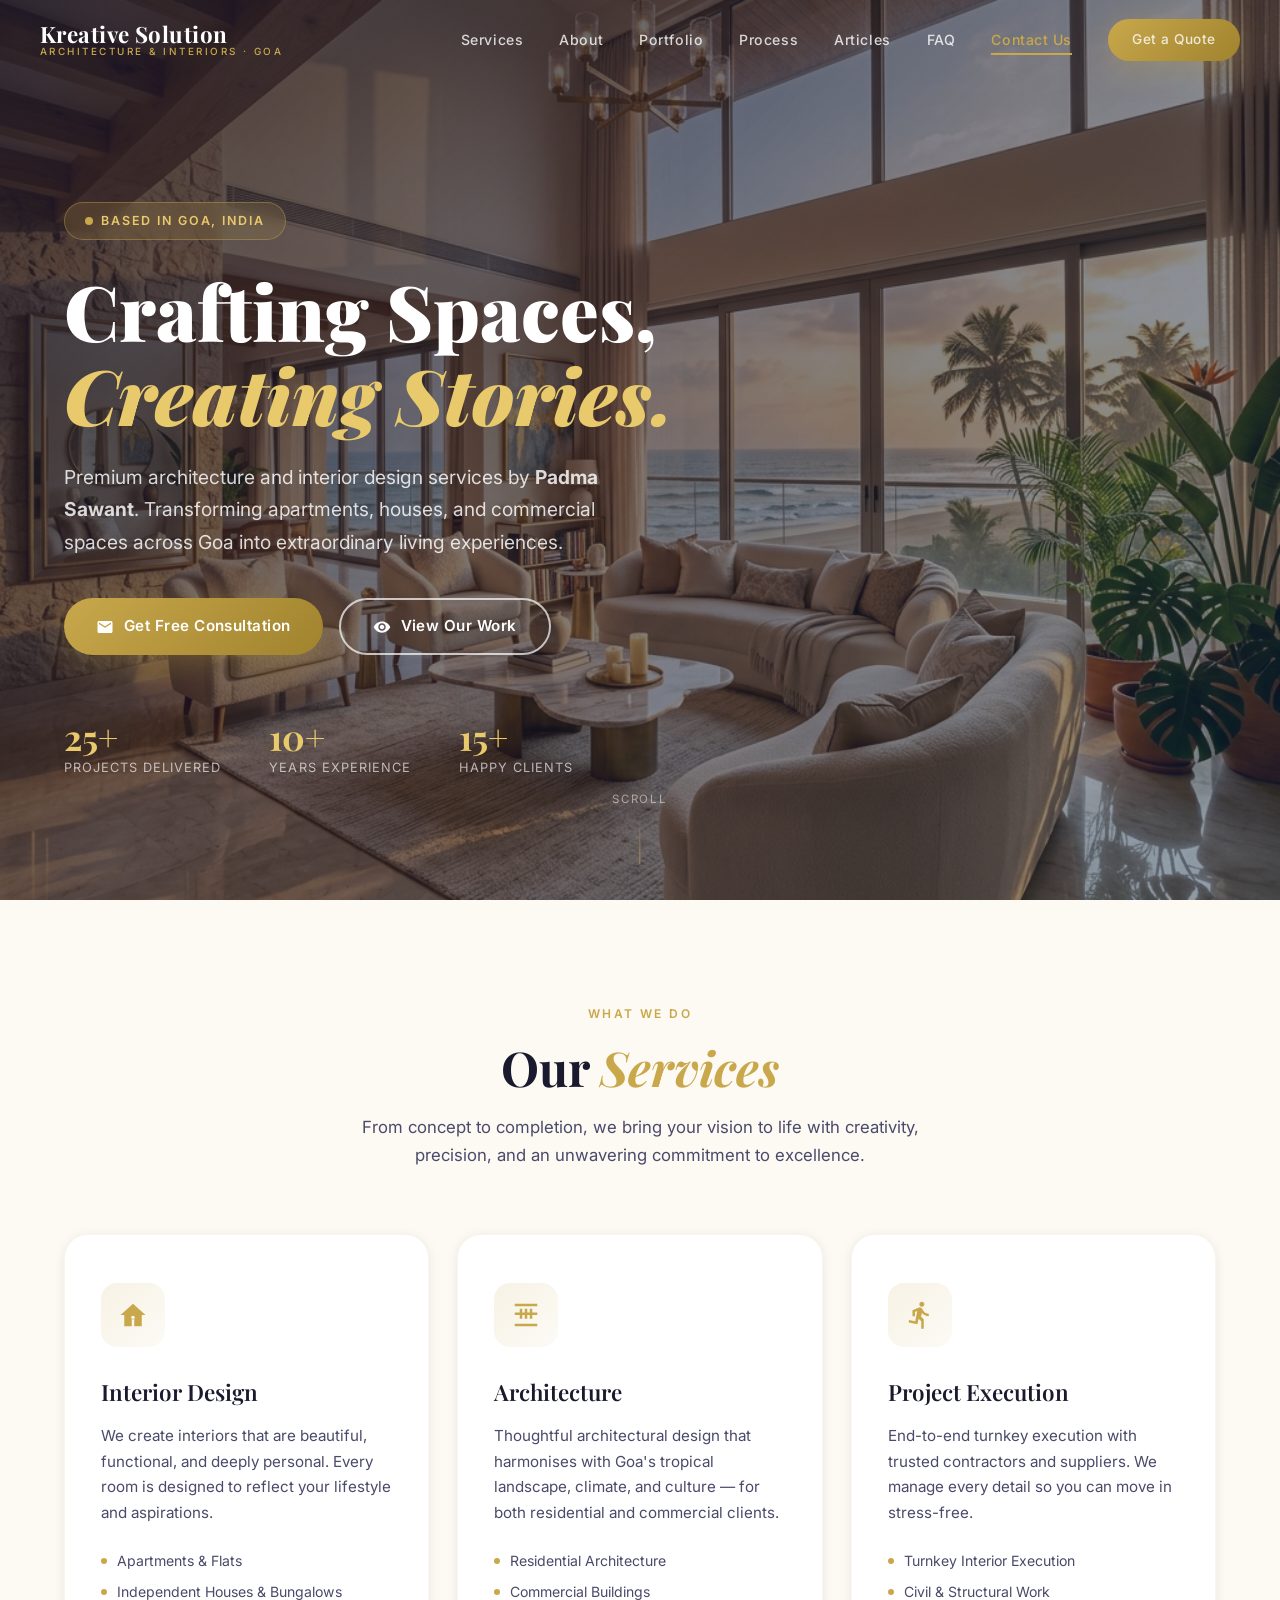
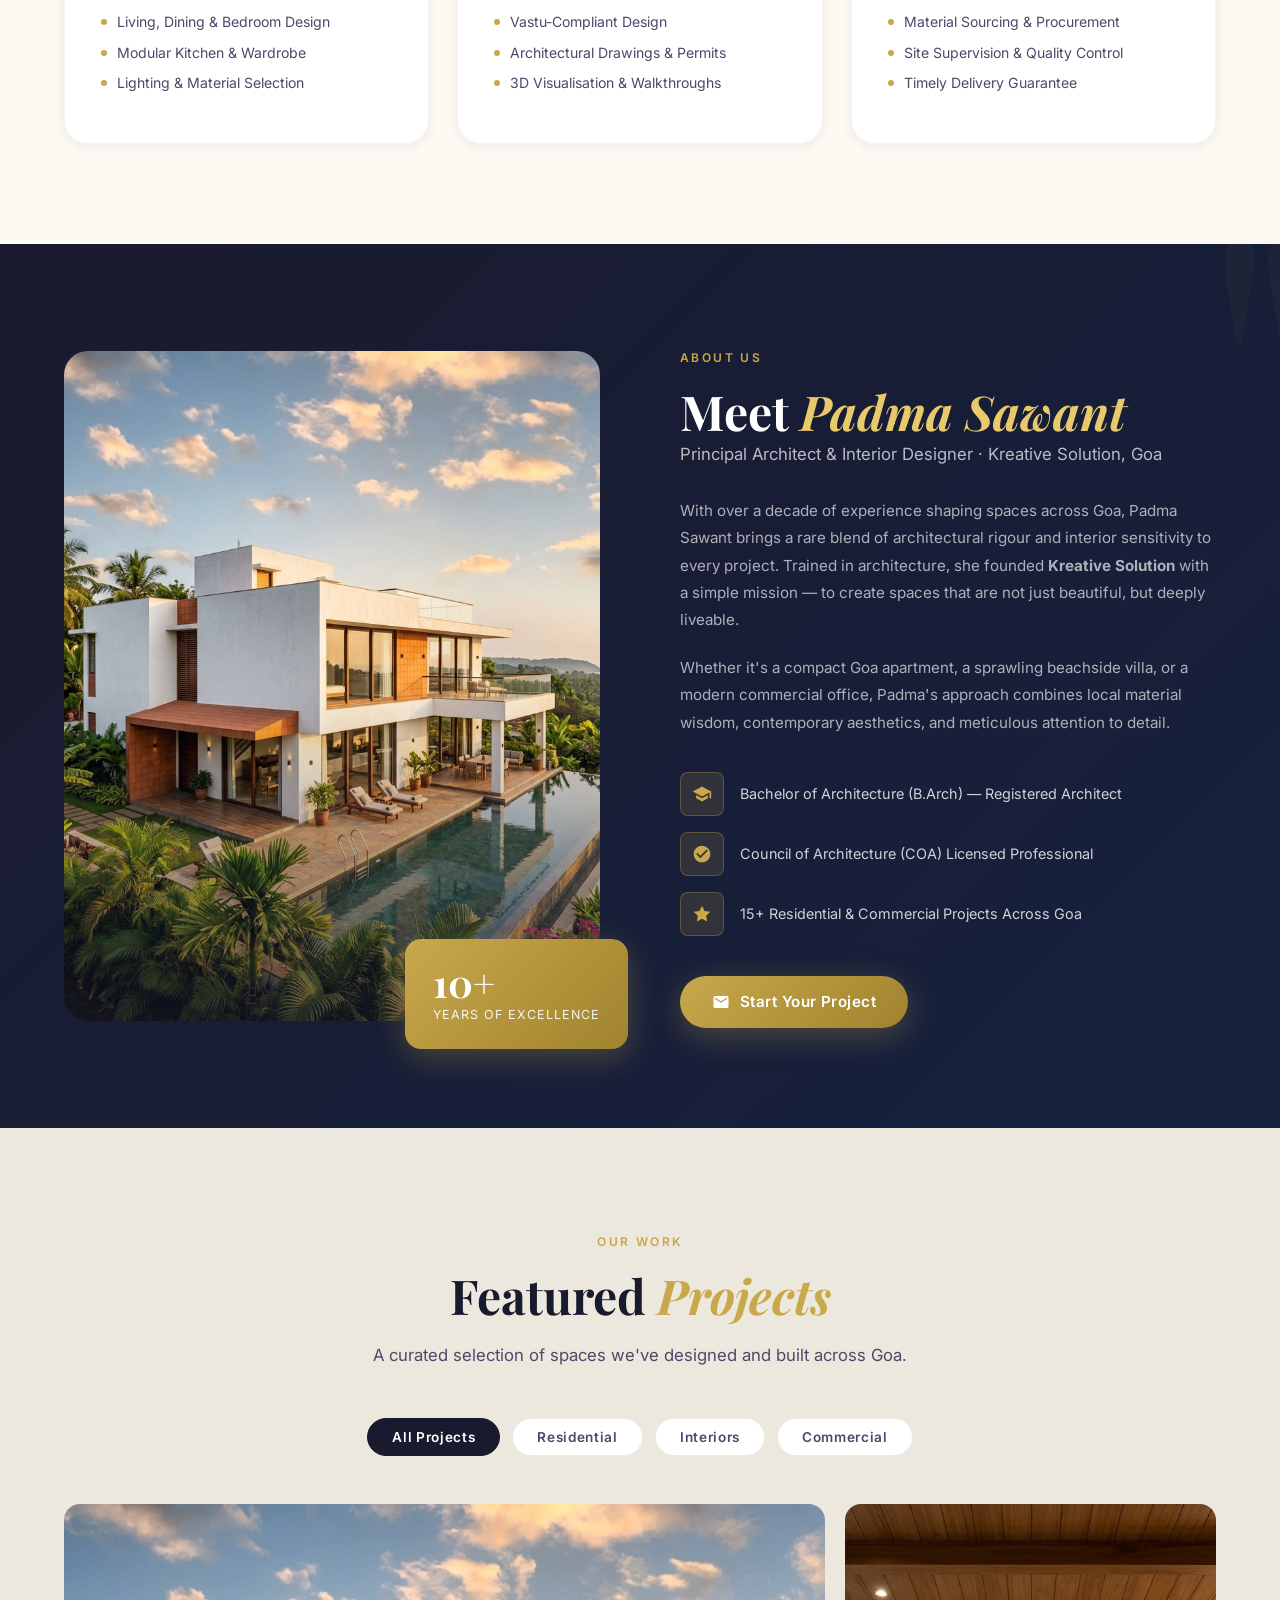
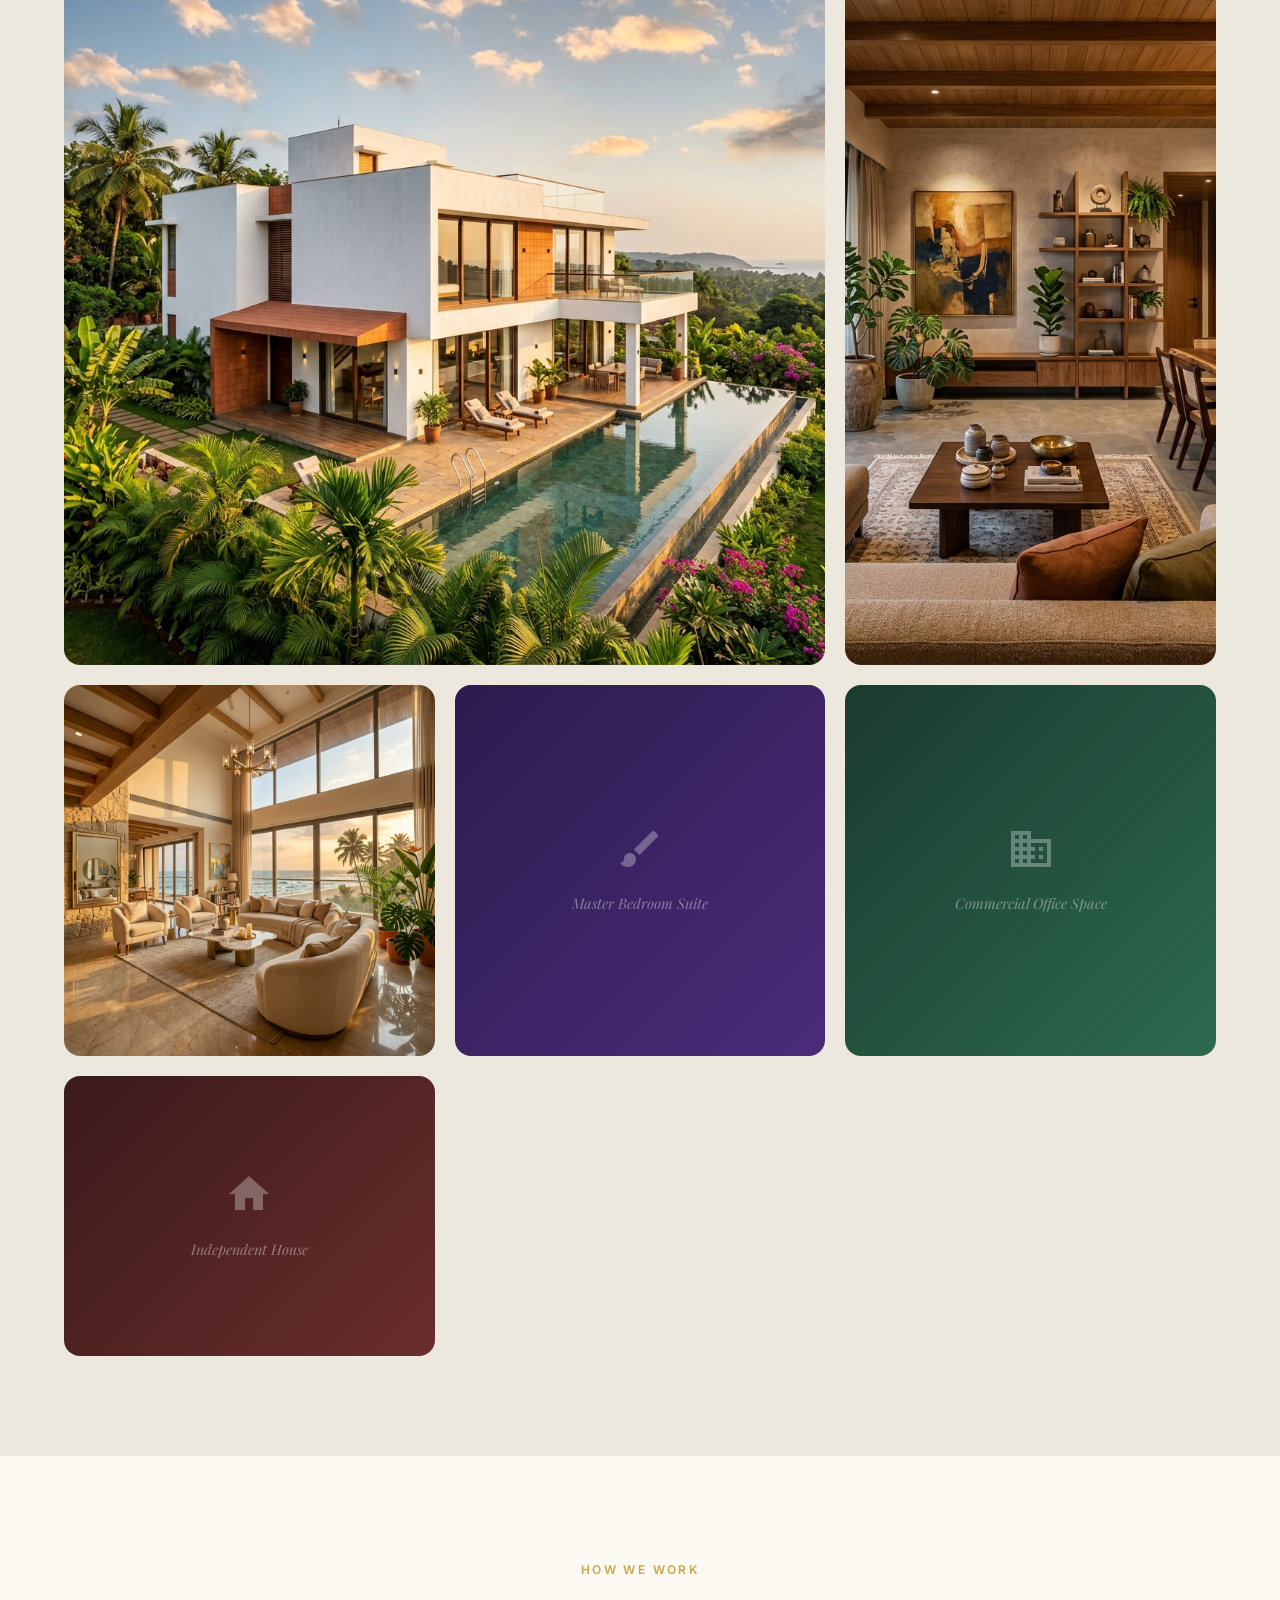
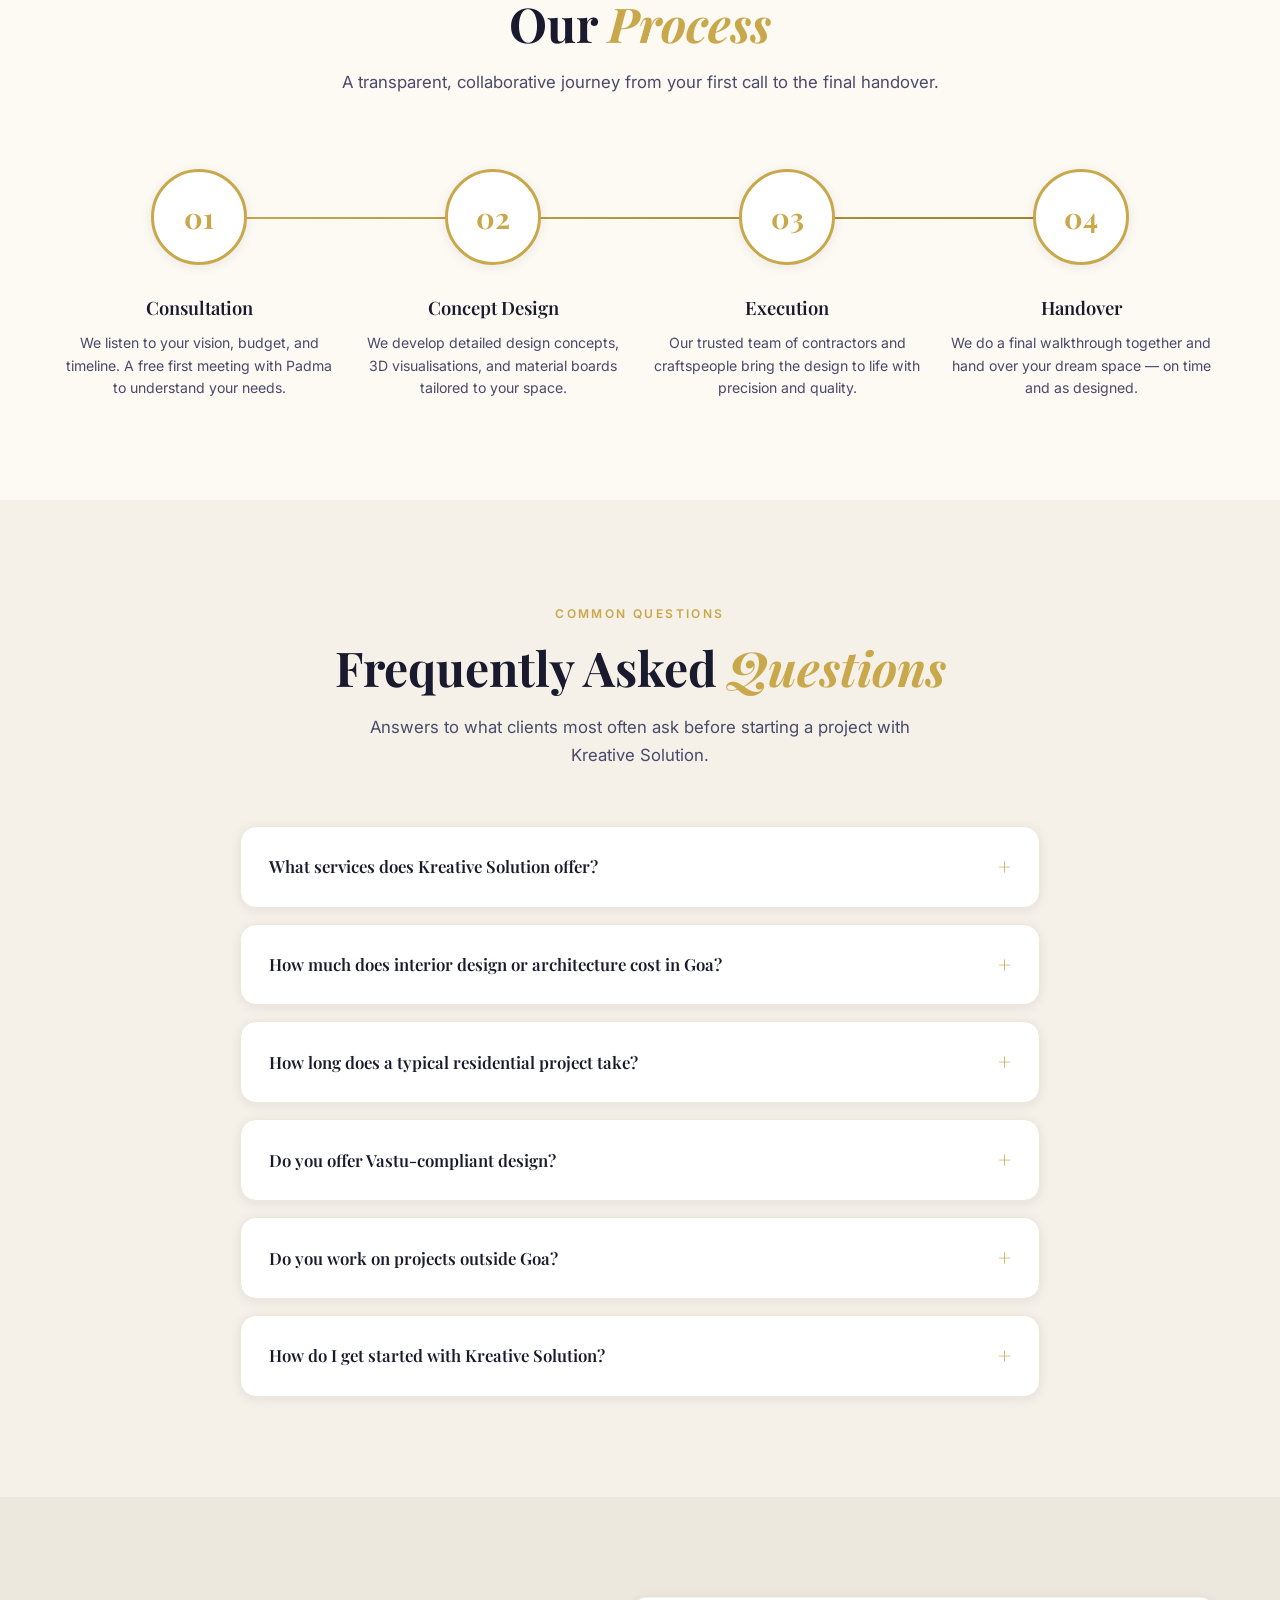
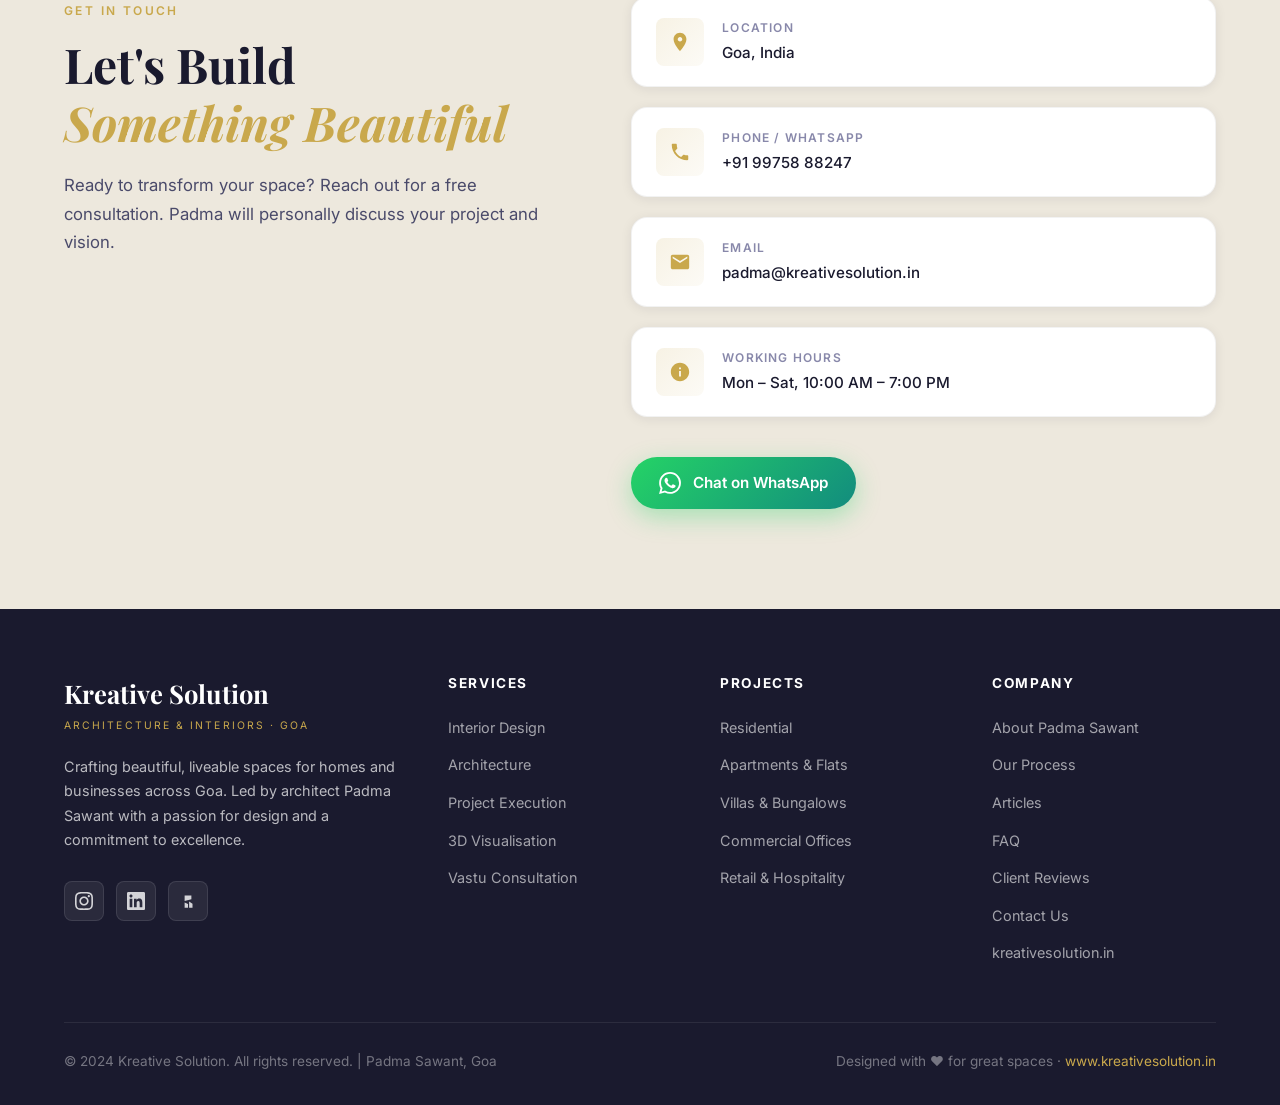
<file: index.html>
<!DOCTYPE html>
<html lang="en">
<head>
  <meta charset="UTF-8" />
  <meta name="viewport" content="width=device-width, initial-scale=1.0" />

  <!-- SEO Meta -->
  <title>Kreative Solution | Architect & Interior Designer in Goa — Padma Sawant</title>
  <meta name="description" content="Kreative Solution by Padma Sawant — Premium architecture and interior design firm based in Goa, India. Specialising in residential apartments, flats, houses and commercial projects. Get a free consultation today." />
  <meta name="keywords" content="architect goa, interior designer goa, residential architecture goa, interior design apartment goa, kreative solution, padma sawant architect" />
  <meta name="author" content="Padma Sawant — Kreative Solution" />
  <meta name="robots" content="index, follow, max-image-preview:large, max-snippet:-1, max-video-preview:-1" />
  <link rel="canonical" href="https://www.kreativesolution.in/" />
  <link rel="sitemap" type="application/xml" href="/sitemap.xml" />

  <!-- Open Graph -->
  <meta property="og:type" content="website" />
  <meta property="og:site_name" content="Kreative Solution" />
  <meta property="og:locale" content="en_IN" />
  <meta property="og:url" content="https://www.kreativesolution.in/" />
  <meta property="og:title" content="Kreative Solution | Architect & Interior Designer in Goa" />
  <meta property="og:description" content="Premium architecture and interior design services in Goa. Residential & commercial projects by Padma Sawant." />
  <meta property="og:image" content="https://www.kreativesolution.in/assets/images/hero_background.png" />

  <!-- Twitter Card -->
  <meta name="twitter:card" content="summary_large_image" />
  <meta name="twitter:title" content="Kreative Solution | Architect & Interior Designer in Goa" />
  <meta name="twitter:description" content="Premium architecture and interior design services in Goa. Residential & commercial projects by Padma Sawant." />
  <meta name="twitter:image" content="https://www.kreativesolution.in/assets/images/hero_background.png" />

  <!-- Schema Markup: Business -->
  <script type="application/ld+json">
  {
    "@context": "https://schema.org",
    "@type": "ProfessionalService",
    "@id": "https://www.kreativesolution.in/#business",
    "name": "Kreative Solution",
    "description": "Architecture and interior design firm based in Goa, India, offering residential and commercial interior design, architecture, and turnkey project execution.",
    "url": "https://www.kreativesolution.in",
    "image": "https://www.kreativesolution.in/assets/images/hero_background.png",
    "telephone": "+91-99758-88247",
    "email": "padma@kreativesolution.in",
    "priceRange": "₹₹",
    "founder": {
      "@type": "Person",
      "name": "Padma Sawant",
      "jobTitle": "Principal Architect & Interior Designer"
    },
    "address": {
      "@type": "PostalAddress",
      "addressLocality": "Goa",
      "addressRegion": "Goa",
      "addressCountry": "IN"
    },
    "areaServed": { "@type": "State", "name": "Goa" },
    "serviceArea": { "@type": "Place", "name": "Goa, India" },
    "openingHoursSpecification": {
      "@type": "OpeningHoursSpecification",
      "dayOfWeek": ["Monday", "Tuesday", "Wednesday", "Thursday", "Friday", "Saturday"],
      "opens": "10:00",
      "closes": "19:00"
    },
    "hasOfferCatalog": {
      "@type": "OfferCatalog",
      "name": "Services",
      "itemListElement": [
        { "@type": "Offer", "itemOffered": { "@type": "Service", "name": "Interior Design", "description": "Residential interior design for apartments, flats, houses and bungalows across Goa." } },
        { "@type": "Offer", "itemOffered": { "@type": "Service", "name": "Architecture", "description": "Residential and commercial architecture, Vastu-compliant design, drawings and permit support." } },
        { "@type": "Offer", "itemOffered": { "@type": "Service", "name": "Project Execution", "description": "End-to-end turnkey execution including civil work, procurement and site supervision." } }
      ]
    }
  }
  </script>

  <!-- Schema Markup: FAQ -->
  <script type="application/ld+json">
  {
    "@context": "https://schema.org",
    "@type": "FAQPage",
    "mainEntity": [
      {
        "@type": "Question",
        "name": "What services does Kreative Solution offer?",
        "acceptedAnswer": {
          "@type": "Answer",
          "text": "Kreative Solution offers three core services: interior design for homes and apartments, residential and commercial architecture (including Vastu-compliant design and permit drawings), and end-to-end turnkey project execution across Goa."
        }
      },
      {
        "@type": "Question",
        "name": "How much does interior design or architecture cost in Goa?",
        "acceptedAnswer": {
          "@type": "Answer",
          "text": "Costs vary depending on the size of the space, scope of work and material choices. Kreative Solution offers a free initial consultation to understand your project and provide a tailored estimate — contact Padma Sawant directly for accurate pricing."
        }
      },
      {
        "@type": "Question",
        "name": "How long does a typical residential project take?",
        "acceptedAnswer": {
          "@type": "Answer",
          "text": "A typical apartment or house interior design project takes a few weeks for design and a few months for execution, depending on scope. Larger architecture and turnkey projects take longer; exact timelines are shared after the initial consultation."
        }
      },
      {
        "@type": "Question",
        "name": "Do you offer Vastu-compliant design?",
        "acceptedAnswer": {
          "@type": "Answer",
          "text": "Yes. Kreative Solution provides Vastu consultation and Vastu-compliant architectural and interior design for clients who want their homes and offices planned according to Vastu principles."
        }
      },
      {
        "@type": "Question",
        "name": "Do you work on projects outside Goa?",
        "acceptedAnswer": {
          "@type": "Answer",
          "text": "Kreative Solution is based in Goa, India, and primarily serves residential and commercial clients across Goa. Contact us to discuss projects located elsewhere."
        }
      },
      {
        "@type": "Question",
        "name": "How do I get started with Kreative Solution?",
        "acceptedAnswer": {
          "@type": "Answer",
          "text": "Reach out via phone, WhatsApp or email to book a free consultation. Padma Sawant will personally discuss your project, vision and budget before proposing a design plan."
        }
      }
    ]
  }
  </script>

  <!-- Favicon (inline SVG data URI) -->
  <link rel="icon" type="image/svg+xml" href="data:image/svg+xml,<svg xmlns='http://www.w3.org/2000/svg' viewBox='0 0 100 100'><rect width='100' height='100' rx='16' fill='%231a1a2e'/><text y='72' x='50' text-anchor='middle' font-size='60' font-family='serif' fill='%23c9a84c'>K</text></svg>" />

  <!-- Stylesheets -->
  <link rel="stylesheet" href="css/style.css" />
</head>

<body>

    <!-- ===================== FLOATING WHATSAPP ===================== -->
    <a href="https://wa.me/919975888247?text=Hi%20Padma%2C%20I%20would%20like%20to%20discuss%20a%20project%20with%20Kreative%20Solution."
      class="fab-whatsapp"
      target="_blank"
      rel="noopener noreferrer"
      aria-label="Chat on WhatsApp"
      id="fab-whatsapp">
    <svg viewBox="0 0 24 24" xmlns="http://www.w3.org/2000/svg">
      <path d="M17.472 14.382c-.297-.149-1.758-.867-2.03-.967-.273-.099-.471-.148-.67.15-.197.297-.767.966-.94 1.164-.173.199-.347.223-.644.075-.297-.15-1.255-.463-2.39-1.475-.883-.788-1.48-1.761-1.653-2.059-.173-.297-.018-.458.13-.606.134-.133.298-.347.446-.52.149-.174.198-.298.298-.497.099-.198.05-.371-.025-.52-.075-.149-.669-1.612-.916-2.207-.242-.579-.487-.5-.669-.51-.173-.008-.371-.01-.57-.01-.198 0-.52.074-.792.372-.272.297-1.04 1.016-1.04 2.479 0 1.462 1.065 2.875 1.213 3.074.149.198 2.096 3.2 5.077 4.487.709.306 1.262.489 1.694.625.712.227 1.36.195 1.871.118.571-.085 1.758-.719 2.006-1.413.248-.694.248-1.289.173-1.413-.074-.124-.272-.198-.57-.347m-5.421 7.403h-.004a9.87 9.87 0 01-5.031-1.378l-.361-.214-3.741.982.998-3.648-.235-.374a9.86 9.86 0 01-1.51-5.26c.001-5.45 4.436-9.884 9.888-9.884 2.64 0 5.122 1.03 6.988 2.898a9.825 9.825 0 012.893 6.994c-.003 5.45-4.437 9.884-9.885 9.884m8.413-18.297A11.815 11.815 0 0012.05 0C5.495 0 .16 5.335.157 11.892c0 2.096.547 4.142 1.588 5.945L.057 24l6.305-1.654a11.882 11.882 0 005.683 1.448h.005c6.554 0 11.89-5.335 11.893-11.893a11.821 11.821 0 00-3.48-8.413z"/>
    </svg>
  </a>

  <!-- ===================== NAVBAR ===================== -->
  <nav id="navbar" role="navigation" aria-label="Main navigation">
    <div class="nav-inner">
      <a href="#hero" class="nav-logo" aria-label="Kreative Solution — Home">
        <span class="logo-name">Kreative Solution</span>
        <span class="logo-tagline">Architecture &amp; Interiors · Goa</span>
      </a>

      <div class="nav-links" id="nav-links">
        <a href="#services" id="nav-services">Services</a>
        <a href="#about" id="nav-about">About</a>
        <a href="#portfolio" id="nav-portfolio">Portfolio</a>
        <a href="#process" id="nav-process">Process</a>
        <a href="articles/" id="nav-articles">Articles</a>
        <a href="#faq" id="nav-faq">FAQ</a>
        <a href="#contact" id="nav-contact">Contact Us</a>
        <a href="#contact" class="btn btn-primary nav-cta nav-cta-desktop" id="nav-contact-cta">Get a Quote</a>
      </div>

      <button class="nav-toggle" id="nav-toggle" aria-label="Toggle mobile menu" aria-expanded="false">
        <span></span><span></span><span></span>
      </button>
    </div>
  </nav>

  <!-- Mobile Nav Overlay -->
  <div class="nav-mobile" id="nav-mobile" role="dialog" aria-label="Mobile navigation">
    <a href="#services" class="mobile-link">Services</a>
    <a href="#about" class="mobile-link">About</a>
    <a href="#portfolio" class="mobile-link">Portfolio</a>
    <a href="#process" class="mobile-link">Process</a>
    <a href="articles/" class="mobile-link">Articles</a>
    <a href="#faq" class="mobile-link">FAQ</a>
    <a href="#contact" class="mobile-link">Contact Us</a>
    <a href="#testimonials" class="mobile-link">Reviews</a>
    <a href="#contact" class="btn btn-primary">Get a Quote</a>
  </div>

  <!-- ===================== HERO ===================== -->
  <section id="hero" aria-label="Hero — Kreative Solution">
    <div class="hero-bg" aria-hidden="true"></div>
    <div class="hero-overlay" aria-hidden="true"></div>

    <div class="hero-content container">
      <div class="hero-badge">
        <span>Based in Goa, India</span>
      </div>

      <h1 class="hero-title">
        Crafting Spaces,<br />
        <span class="accent">Creating Stories.</span>
      </h1>

      <p class="hero-subtitle">
        Premium architecture and interior design services by <strong>Padma Sawant</strong>.
        Transforming apartments, houses, and commercial spaces across Goa into extraordinary living experiences.
      </p>

      <div class="hero-actions">
        <a href="#contact" class="btn btn-primary" id="hero-cta-primary">
          <svg viewBox="0 0 24 24" width="18" height="18" fill="currentColor"><path d="M20 4H4c-1.1 0-2 .9-2 2v12c0 1.1.9 2 2 2h16c1.1 0 2-.9 2-2V6c0-1.1-.9-2-2-2zm0 4l-8 5-8-5V6l8 5 8-5v2z"/></svg>
          Get Free Consultation
        </a>
        <a href="#portfolio" class="btn btn-outline" id="hero-cta-secondary">
          <svg viewBox="0 0 24 24" width="18" height="18" fill="currentColor"><path d="M12 4.5C7 4.5 2.73 7.61 1 12c1.73 4.39 6 7.5 11 7.5s9.27-3.11 11-7.5c-1.73-4.39-6-7.5-11-7.5zM12 17c-2.76 0-5-2.24-5-5s2.24-5 5-5 5 2.24 5 5-2.24 5-5 5zm0-8c-1.66 0-3 1.34-3 3s1.34 3 3 3 3-1.34 3-3-1.34-3-3-3z"/></svg>
          View Our Work
        </a>
      </div>

      <div class="hero-stats">
        <div class="stat-item">
          <span class="stat-number" id="stat-projects">25+</span>
          <span class="stat-label">Projects Delivered</span>
        </div>
        <div class="stat-item">
          <span class="stat-number" id="stat-years">10+</span>
          <span class="stat-label">Years Experience</span>
        </div>
        <div class="stat-item">
          <span class="stat-number" id="stat-clients">15+</span>
          <span class="stat-label">Happy Clients</span>
        </div>
      </div>
    </div>

    <div class="hero-scroll" aria-hidden="true">
      <span>Scroll</span>
      <div class="scroll-line"></div>
    </div>
  </section>

  <!-- ===================== SERVICES ===================== -->
  <section id="services" aria-labelledby="services-heading">
    <div class="container">
      <header class="services-header reveal">
        <span class="section-tag">What We Do</span>
        <h2 class="section-title" id="services-heading">Our <span>Services</span></h2>
        <p class="section-sub" style="margin: 16px auto 0;">
          From concept to completion, we bring your vision to life with creativity, precision, and an unwavering commitment to excellence.
        </p>
      </header>

      <div class="services-grid">
        <!-- Service 1 -->
        <article class="service-card reveal delay-1">
          <div class="service-icon">
            <svg viewBox="0 0 24 24"><path d="M12 3L2 12h3v9h6v-6h2v6h6v-9h3L12 3zm0 12.5c-.83 0-1.5-.67-1.5-1.5s.67-1.5 1.5-1.5 1.5.67 1.5 1.5-.67 1.5-1.5 1.5z"/></svg>
          </div>
          <h3 class="service-title">Interior Design</h3>
          <p class="service-desc">
            We create interiors that are beautiful, functional, and deeply personal. Every room is designed to reflect your lifestyle and aspirations.
          </p>
          <ul class="service-list">
            <li>Apartments &amp; Flats</li>
            <li>Independent Houses &amp; Bungalows</li>
            <li>Living, Dining &amp; Bedroom Design</li>
            <li>Modular Kitchen &amp; Wardrobe</li>
            <li>Lighting &amp; Material Selection</li>
          </ul>
        </article>

        <!-- Service 2 -->
        <article class="service-card reveal delay-2">
          <div class="service-icon">
            <svg viewBox="0 0 24 24"><path d="M3 3h18v2H3zm0 16h18v2H3zm4-12h2v8H7zm4 0h2v8h-2zm4 0h2v8h-2zM3 10h18v2H3z"/></svg>
          </div>
          <h3 class="service-title">Architecture</h3>
          <p class="service-desc">
            Thoughtful architectural design that harmonises with Goa's tropical landscape, climate, and culture — for both residential and commercial clients.
          </p>
          <ul class="service-list">
            <li>Residential Architecture</li>
            <li>Commercial Buildings</li>
            <li>Vastu-Compliant Design</li>
            <li>Architectural Drawings &amp; Permits</li>
            <li>3D Visualisation &amp; Walkthroughs</li>
          </ul>
        </article>

        <!-- Service 3 -->
        <article class="service-card reveal delay-3">
          <div class="service-icon">
            <svg viewBox="0 0 24 24"><path d="M13.49 5.48c1.1 0 2-.9 2-2s-.9-2-2-2-2 .9-2 2 .9 2 2 2zm-3.6 13.9l1-4.4 2.1 2v6h2v-7.5l-2.1-2 .6-3c1.3 1.5 3.3 2.5 5.5 2.5v-2c-1.9 0-3.5-1-4.3-2.4l-1-1.6c-.4-.6-1-1-1.7-1-.3 0-.5.1-.8.1l-5.2 2.2v4.7h2v-3.4l1.8-.7-1.6 8.1-4.9-1-.4 2 7 1.4z"/></svg>
          </div>
          <h3 class="service-title">Project Execution</h3>
          <p class="service-desc">
            End-to-end turnkey execution with trusted contractors and suppliers. We manage every detail so you can move in stress-free.
          </p>
          <ul class="service-list">
            <li>Turnkey Interior Execution</li>
            <li>Civil &amp; Structural Work</li>
            <li>Material Sourcing &amp; Procurement</li>
            <li>Site Supervision &amp; Quality Control</li>
            <li>Timely Delivery Guarantee</li>
          </ul>
        </article>
      </div>
    </div>
  </section>

  <!-- ===================== ABOUT ===================== -->
  <section id="about" aria-labelledby="about-heading">
    <div class="container">
      <div class="about-grid">
        <div class="about-image-wrapper reveal-left">
          <div class="about-image-frame">
            <img src="assets/images/architecture_exterior.png"
                 alt="Beautiful Goa residence designed by Kreative Solution"
                 loading="lazy" />
            <div class="about-image-overlay"></div>
          </div>
          <div class="about-badge-card">
            <div class="number">10+</div>
            <div class="label">Years of Excellence</div>
          </div>
        </div>

        <div class="about-content reveal-right">
          <span class="section-tag">About Us</span>
          <h2 class="section-title" id="about-heading">
            Meet <span>Padma Sawant</span>
          </h2>
          <p class="section-sub" style="color: rgba(255,255,255,0.7);">
            Principal Architect &amp; Interior Designer · Kreative Solution, Goa
          </p>
          <p class="about-bio">
            With over a decade of experience shaping spaces across Goa, Padma Sawant brings a rare blend of architectural rigour and interior sensitivity to every project. Trained in architecture, she founded <strong>Kreative Solution</strong> with a simple mission — to create spaces that are not just beautiful, but deeply liveable.
          </p>
          <p class="about-bio" style="margin-top: -16px;">
            Whether it's a compact Goa apartment, a sprawling beachside villa, or a modern commercial office, Padma's approach combines local material wisdom, contemporary aesthetics, and meticulous attention to detail.
          </p>

          <div class="about-credentials">
            <div class="credential-item">
              <div class="credential-icon">
                <svg viewBox="0 0 24 24"><path d="M12 3L1 9l11 6 9-4.91V17h2V9L12 3zM5 13.18v4L12 21l7-3.82v-4L12 17l-7-3.82z"/></svg>
              </div>
              <span class="credential-text">Bachelor of Architecture (B.Arch) — Registered Architect</span>
            </div>
            <div class="credential-item">
              <div class="credential-icon">
                <svg viewBox="0 0 24 24"><path d="M12 2C6.48 2 2 6.48 2 12s4.48 10 10 10 10-4.48 10-10S17.52 2 12 2zm-2 15l-5-5 1.41-1.41L10 14.17l7.59-7.59L19 8l-9 9z"/></svg>
              </div>
              <span class="credential-text">Council of Architecture (COA) Licensed Professional</span>
            </div>
            <div class="credential-item">
              <div class="credential-icon">
                <svg viewBox="0 0 24 24"><path d="M12 2l3.09 6.26L22 9.27l-5 4.87 1.18 6.88L12 17.77l-6.18 3.25L7 14.14 2 9.27l6.91-1.01L12 2z"/></svg>
              </div>
              <span class="credential-text">15+ Residential &amp; Commercial Projects Across Goa</span>
            </div>
          </div>

          <a href="#contact" class="btn btn-primary" id="about-cta">
            <svg viewBox="0 0 24 24" width="18" height="18" fill="currentColor"><path d="M20 4H4c-1.1 0-2 .9-2 2v12c0 1.1.9 2 2 2h16c1.1 0 2-.9 2-2V6c0-1.1-.9-2-2-2zm0 4l-8 5-8-5V6l8 5 8-5v2z"/></svg>
            Start Your Project
          </a>
        </div>
      </div>
    </div>
  </section>

  <!-- ===================== PORTFOLIO ===================== -->
  <section id="portfolio" aria-labelledby="portfolio-heading">
    <div class="container">
      <header class="portfolio-header reveal">
        <span class="section-tag">Our Work</span>
        <h2 class="section-title" id="portfolio-heading">Featured <span>Projects</span></h2>
        <p class="section-sub" style="margin: 16px auto 0;">
          A curated selection of spaces we've designed and built across Goa.
        </p>
      </header>

      <div class="portfolio-filters reveal">
        <button class="filter-btn active" data-filter="all" id="filter-all">All Projects</button>
        <button class="filter-btn" data-filter="residential" id="filter-residential">Residential</button>
        <button class="filter-btn" data-filter="interior" id="filter-interior">Interiors</button>
        <button class="filter-btn" data-filter="commercial" id="filter-commercial">Commercial</button>
      </div>

      <div class="portfolio-grid" id="portfolio-grid">
        <!-- Item 1 — Featured (spans 2 cols) -->
        <div class="portfolio-item reveal" data-category="residential" id="port-item-1">
          <img src="assets/images/architecture_exterior.png"
               alt="Contemporary Goa Villa — Kreative Solution"
               loading="lazy" />
          <div class="portfolio-item-overlay">
            <div class="portfolio-item-info">
              <p class="tag">Residential · Goa</p>
              <h3>Contemporary Beachside Villa</h3>
            </div>
          </div>
        </div>

        <!-- Item 2 -->
        <div class="portfolio-item reveal delay-1" data-category="interior" id="port-item-2">
          <img src="assets/images/interior_showcase.png"
               alt="Modern Living Room Interior — Kreative Solution"
               loading="lazy" />
          <div class="portfolio-item-overlay">
            <div class="portfolio-item-info">
              <p class="tag">Interior · Apartment</p>
              <h3>Modern Living &amp; Dining</h3>
            </div>
          </div>
        </div>

        <!-- Item 3 -->
        <div class="portfolio-item reveal delay-1" data-category="interior" id="port-item-3">
          <img src="assets/images/hero_background.png"
               alt="Luxury Goa Apartment Interior — Kreative Solution"
               loading="lazy" />
          <div class="portfolio-item-overlay">
            <div class="portfolio-item-info">
              <p class="tag">Interior · Luxury Flat</p>
              <h3>Beachview Luxury Apartment</h3>
            </div>
          </div>
        </div>

        <!-- Item 4 — placeholder -->
        <div class="portfolio-item reveal delay-2" data-category="interior" id="port-item-4">
          <div class="portfolio-placeholder">
            <div class="placeholder-icon">
              <svg viewBox="0 0 24 24"><path d="M7 14c-1.66 0-3 1.34-3 3 0 1.31-1.16 2-2 2 .92 1.22 2.49 2 4 2 2.21 0 4-1.79 4-4 0-1.66-1.34-3-3-3zm13.71-9.37l-1.34-1.34a1 1 0 0 0-1.41 0L9 12.25 11.75 15l8.96-8.96a1 1 0 0 0 0-1.41z"/></svg>
              <p>Master Bedroom Suite</p>
            </div>
          </div>
          <div class="portfolio-item-overlay">
            <div class="portfolio-item-info">
              <p class="tag">Interior · Bedroom</p>
              <h3>Luxe Master Suite Design</h3>
            </div>
          </div>
        </div>

        <!-- Item 5 — placeholder -->
        <div class="portfolio-item reveal delay-3" data-category="commercial" id="port-item-5">
          <div class="portfolio-placeholder">
            <div class="placeholder-icon">
              <svg viewBox="0 0 24 24"><path d="M12 7V3H2v18h20V7H12zM6 19H4v-2h2v2zm0-4H4v-2h2v2zm0-4H4V9h2v2zm0-4H4V5h2v2zm4 12H8v-2h2v2zm0-4H8v-2h2v2zm0-4H8V9h2v2zm0-4H8V5h2v2zm10 12h-8v-2h2v-2h-2v-2h2v-2h-2V9h8v10zm-2-8h-2v2h2v-2zm0 4h-2v2h2v-2z"/></svg>
              <p>Commercial Office Space</p>
            </div>
          </div>
          <div class="portfolio-item-overlay">
            <div class="portfolio-item-info">
              <p class="tag">Commercial · Office</p>
              <h3>Premium Corporate Office</h3>
            </div>
          </div>
        </div>

        <!-- Item 6 — placeholder -->
        <div class="portfolio-item reveal delay-4" data-category="residential" id="port-item-6">
          <div class="portfolio-placeholder">
            <div class="placeholder-icon">
              <svg viewBox="0 0 24 24"><path d="M10 20v-6h4v6h5v-8h3L12 3 2 12h3v8z"/></svg>
              <p>Independent House</p>
            </div>
          </div>
          <div class="portfolio-item-overlay">
            <div class="portfolio-item-info">
              <p class="tag">Residential · House</p>
              <h3>Traditional Goa House Renovation</h3>
            </div>
          </div>
        </div>
      </div>
    </div>
  </section>

  <!-- ===================== PROCESS ===================== -->
  <section id="process" aria-labelledby="process-heading">
    <div class="container">
      <header class="process-header reveal">
        <span class="section-tag">How We Work</span>
        <h2 class="section-title" id="process-heading">Our <span>Process</span></h2>
        <p class="section-sub" style="margin: 16px auto 0;">
          A transparent, collaborative journey from your first call to the final handover.
        </p>
      </header>

      <div class="process-steps">
        <div class="process-step reveal delay-1">
          <div class="step-number">01</div>
          <h3 class="step-title">Consultation</h3>
          <p class="step-desc">We listen to your vision, budget, and timeline. A free first meeting with Padma to understand your needs.</p>
        </div>
        <div class="process-step reveal delay-2">
          <div class="step-number">02</div>
          <h3 class="step-title">Concept Design</h3>
          <p class="step-desc">We develop detailed design concepts, 3D visualisations, and material boards tailored to your space.</p>
        </div>
        <div class="process-step reveal delay-3">
          <div class="step-number">03</div>
          <h3 class="step-title">Execution</h3>
          <p class="step-desc">Our trusted team of contractors and craftspeople bring the design to life with precision and quality.</p>
        </div>
        <div class="process-step reveal delay-4">
          <div class="step-number">04</div>
          <h3 class="step-title">Handover</h3>
          <p class="step-desc">We do a final walkthrough together and hand over your dream space — on time and as designed.</p>
        </div>
      </div>
    </div>
  </section>

  <!-- ===================== FAQ ===================== -->
  <section id="faq" aria-labelledby="faq-heading">
    <div class="container">
      <header class="faq-header reveal">
        <span class="section-tag">Common Questions</span>
        <h2 class="section-title" id="faq-heading">Frequently Asked <span>Questions</span></h2>
        <p class="section-sub" style="margin: 16px auto 0;">
          Answers to what clients most often ask before starting a project with Kreative Solution.
        </p>
      </header>

      <div class="faq-list">
        <details class="faq-item reveal">
          <summary class="faq-question">What services does Kreative Solution offer?</summary>
          <p class="faq-answer">Kreative Solution offers three core services: interior design for homes and apartments, residential and commercial architecture (including Vastu-compliant design and permit drawings), and end-to-end turnkey project execution across Goa.</p>
        </details>

        <details class="faq-item reveal">
          <summary class="faq-question">How much does interior design or architecture cost in Goa?</summary>
          <p class="faq-answer">Costs vary depending on the size of the space, scope of work and material choices. Kreative Solution offers a free initial consultation to understand your project and provide a tailored estimate — contact Padma Sawant directly for accurate pricing.</p>
        </details>

        <details class="faq-item reveal">
          <summary class="faq-question">How long does a typical residential project take?</summary>
          <p class="faq-answer">A typical apartment or house interior design project takes a few weeks for design and a few months for execution, depending on scope. Larger architecture and turnkey projects take longer; exact timelines are shared after the initial consultation.</p>
        </details>

        <details class="faq-item reveal">
          <summary class="faq-question">Do you offer Vastu-compliant design?</summary>
          <p class="faq-answer">Yes. Kreative Solution provides Vastu consultation and Vastu-compliant architectural and interior design for clients who want their homes and offices planned according to Vastu principles.</p>
        </details>

        <details class="faq-item reveal">
          <summary class="faq-question">Do you work on projects outside Goa?</summary>
          <p class="faq-answer">Kreative Solution is based in Goa, India, and primarily serves residential and commercial clients across Goa. Contact us to discuss projects located elsewhere.</p>
        </details>

        <details class="faq-item reveal">
          <summary class="faq-question">How do I get started with Kreative Solution?</summary>
          <p class="faq-answer">Reach out via phone, WhatsApp or email to book a free consultation. Padma Sawant will personally discuss your project, vision and budget before proposing a design plan.</p>
        </details>
      </div>
    </div>
  </section>

  <!-- ===================== TESTIMONIALS ===================== -->
  <section id="testimonials" aria-labelledby="testimonials-heading" aria-hidden="true" style="display:none;">
    <div class="container">
      <header class="testimonials-header reveal">
        <span class="section-tag">Client Stories</span>
        <h2 class="section-title" id="testimonials-heading">What Our <span>Clients Say</span></h2>
      </header>

      <div class="testimonials-track-wrapper reveal">
        <div class="testimonials-track" id="testimonials-track">

          <div class="testimonial-card">
            <div class="testimonial-quote">"</div>
            <p class="testimonial-text">
              Padma transformed our 3BHK flat in Panaji into something straight out of a magazine. Her understanding of space, light, and our lifestyle was exceptional. The execution was smooth and within budget. Highly recommend Kreative Solution!
            </p>
            <div class="testimonial-author">
              <div class="author-avatar">R</div>
              <div>
                <div class="author-name">Rahul &amp; Priya Kamat</div>
                <div class="author-detail">3BHK Apartment, Panaji · Goa</div>
              </div>
            </div>
          </div>

          <div class="testimonial-card">
            <div class="testimonial-quote">"</div>
            <p class="testimonial-text">
              We hired Padma for the architecture and interiors of our new villa in Calangute. Her design perfectly captures the Goa vibe while being modern and functional. The attention to detail is incredible. Our home is our paradise now.
            </p>
            <div class="testimonial-author">
              <div class="author-avatar">S</div>
              <div>
                <div class="author-name">Suresh Naik</div>
                <div class="author-detail">Villa Architecture, Calangute · Goa</div>
              </div>
            </div>
          </div>

          <div class="testimonial-card">
            <div class="testimonial-quote">"</div>
            <p class="testimonial-text">
              Kreative Solution designed our office in Margao and the results were outstanding. Our team loves the workspace and clients are always impressed when they visit. Padma truly understands commercial design requirements.
            </p>
            <div class="testimonial-author">
              <div class="author-avatar">A</div>
              <div>
                <div class="author-name">Anita D'Souza</div>
                <div class="author-detail">Commercial Office, Margao · Goa</div>
              </div>
            </div>
          </div>

          <div class="testimonial-card">
            <div class="testimonial-quote">"</div>
            <p class="testimonial-text">
              From the first sketch to the last nail, Padma was professional, creative, and always available. Our flat renovation was completed on schedule and the quality of work is exceptional. Would work with Kreative Solution again without hesitation.
            </p>
            <div class="testimonial-author">
              <div class="author-avatar">V</div>
              <div>
                <div class="author-name">Vikram Shet</div>
                <div class="author-detail">2BHK Renovation, Vasco · Goa</div>
              </div>
            </div>
          </div>

        </div>
      </div>

      <div class="testimonials-controls reveal">
        <button class="testi-btn" id="testi-prev" aria-label="Previous testimonial">
          <svg viewBox="0 0 24 24"><path d="M15.41 7.41L14 6l-6 6 6 6 1.41-1.41L10.83 12z"/></svg>
        </button>
        <div class="testi-dots" id="testi-dots">
          <span class="testi-dot active" data-index="0"></span>
          <span class="testi-dot" data-index="1"></span>
          <span class="testi-dot" data-index="2"></span>
        </div>
        <button class="testi-btn" id="testi-next" aria-label="Next testimonial">
          <svg viewBox="0 0 24 24"><path d="M10 6L8.59 7.41 13.17 12l-4.58 4.59L10 18l6-6z"/></svg>
        </button>
      </div>
    </div>
  </section>

  <!-- ===================== CONTACT ===================== -->
  <section id="contact" aria-labelledby="contact-heading">
    <div class="container">
      <div class="contact-grid">

        <div class="contact-info">
          <span class="section-tag reveal">Get In Touch</span>
          <h2 class="section-title reveal" id="contact-heading">Let's Build<br /><span>Something Beautiful</span></h2>
          <p class="section-sub reveal">Ready to transform your space? Reach out for a free consultation. Padma will personally discuss your project and vision.</p>
        </div>

        <div class="contact-details">
          <div class="contact-cards reveal">
            <div class="contact-card">
              <div class="contact-card-icon">
                <svg viewBox="0 0 24 24"><path d="M12 2C8.13 2 5 5.13 5 9c0 5.25 7 13 7 13s7-7.75 7-13c0-3.87-3.13-7-7-7zm0 9.5c-1.38 0-2.5-1.12-2.5-2.5s1.12-2.5 2.5-2.5 2.5 1.12 2.5 2.5-1.12 2.5-2.5 2.5z"/></svg>
              </div>
              <div>
                <div class="contact-card-label">Location</div>
                <div class="contact-card-value">Goa, India</div>
              </div>
            </div>

            <div class="contact-card">
              <div class="contact-card-icon">
                <svg viewBox="0 0 24 24"><path d="M6.62 10.79c1.44 2.83 3.76 5.14 6.59 6.59l2.2-2.2c.27-.27.67-.36 1.02-.24 1.12.37 2.33.57 3.57.57.55 0 1 .45 1 1V20c0 .55-.45 1-1 1-9.39 0-17-7.61-17-17 0-.55.45-1 1-1h3.5c.55 0 1 .45 1 1 0 1.25.2 2.45.57 3.57.11.35.03.74-.25 1.02l-2.2 2.2z"/></svg>
              </div>
              <div>
                <div class="contact-card-label">Phone / WhatsApp</div>
                <div class="contact-card-value">+91 99758 88247</div>
              </div>
            </div>

            <div class="contact-card">
              <div class="contact-card-icon">
                <svg viewBox="0 0 24 24"><path d="M20 4H4c-1.1 0-2 .9-2 2v12c0 1.1.9 2 2 2h16c1.1 0 2-.9 2-2V6c0-1.1-.9-2-2-2zm0 4l-8 5-8-5V6l8 5 8-5v2z"/></svg>
              </div>
              <div>
                <div class="contact-card-label">Email</div>
                <div class="contact-card-value">padma@kreativesolution.in</div>
              </div>
            </div>

            <div class="contact-card">
              <div class="contact-card-icon">
                <svg viewBox="0 0 24 24"><path d="M12 2C6.48 2 2 6.48 2 12s4.48 10 10 10 10-4.48 10-10S17.52 2 12 2zm1 15h-2v-6h2v6zm0-8h-2V7h2v2z"/></svg>
              </div>
              <div>
                <div class="contact-card-label">Working Hours</div>
                <div class="contact-card-value">Mon – Sat, 10:00 AM – 7:00 PM</div>
              </div>
            </div>
          </div>

          <a href="https://wa.me/919975888247?text=Hi%20Padma%2C%20I%20would%20like%20to%20discuss%20a%20project."
             class="whatsapp-btn reveal"
             target="_blank"
             rel="noopener noreferrer"
             id="contact-whatsapp">
            <svg viewBox="0 0 24 24">
              <path d="M17.472 14.382c-.297-.149-1.758-.867-2.03-.967-.273-.099-.471-.148-.67.15-.197.297-.767.966-.94 1.164-.173.199-.347.223-.644.075-.297-.15-1.255-.463-2.39-1.475-.883-.788-1.48-1.761-1.653-2.059-.173-.297-.018-.458.13-.606.134-.133.298-.347.446-.52.149-.174.198-.298.298-.497.099-.198.05-.371-.025-.52-.075-.149-.669-1.612-.916-2.207-.242-.579-.487-.5-.669-.51-.173-.008-.371-.01-.57-.01-.198 0-.52.074-.792.372-.272.297-1.04 1.016-1.04 2.479 0 1.462 1.065 2.875 1.213 3.074.149.198 2.096 3.2 5.077 4.487.709.306 1.262.489 1.694.625.712.227 1.36.195 1.871.118.571-.085 1.758-.719 2.006-1.413.248-.694.248-1.289.173-1.413-.074-.124-.272-.198-.57-.347m-5.421 7.403h-.004a9.87 9.87 0 01-5.031-1.378l-.361-.214-3.741.982.998-3.648-.235-.374a9.86 9.86 0 01-1.51-5.26c.001-5.45 4.436-9.884 9.888-9.884 2.64 0 5.122 1.03 6.988 2.898a9.825 9.825 0 012.893 6.994c-.003 5.45-4.437 9.884-9.885 9.884m8.413-18.297A11.815 11.815 0 0012.05 0C5.495 0 .16 5.335.157 11.892c0 2.096.547 4.142 1.588 5.945L.057 24l6.305-1.654a11.882 11.882 0 005.683 1.448h.005c6.554 0 11.89-5.335 11.893-11.893a11.821 11.821 0 00-3.48-8.413z"/>
            </svg>
            Chat on WhatsApp
          </a>
        </div>

      </div>
    </div>
  </section>

  <!-- ===================== FOOTER ===================== -->
  <footer id="footer" role="contentinfo">
    <div class="container">
      <div class="footer-grid">
        <div class="footer-brand">
          <div class="logo-name">Kreative Solution</div>
          <div class="logo-tagline">Architecture &amp; Interiors · Goa</div>
          <p>Crafting beautiful, liveable spaces for homes and businesses across Goa. Led by architect Padma Sawant with a passion for design and a commitment to excellence.</p>
          <div class="social-links">
            <a href="https://www.instagram.com/kreative_solution/" target="_blank" rel="noopener noreferrer" class="social-link" aria-label="Kreative Solution on Instagram (@kreative_solution)">
              <svg viewBox="0 0 24 24"><path d="M12 2.163c3.204 0 3.584.012 4.85.07 3.252.148 4.771 1.691 4.919 4.919.058 1.265.069 1.645.069 4.849 0 3.205-.012 3.584-.069 4.849-.149 3.225-1.664 4.771-4.919 4.919-1.266.058-1.644.07-4.85.07-3.204 0-3.584-.012-4.849-.07-3.26-.149-4.771-1.699-4.919-4.92-.058-1.265-.07-1.644-.07-4.849 0-3.204.013-3.583.07-4.849.149-3.227 1.664-4.771 4.919-4.919 1.266-.057 1.645-.069 4.849-.069zm0-2.163c-3.259 0-3.667.014-4.947.072-4.358.2-6.78 2.618-6.98 6.98-.059 1.281-.073 1.689-.073 4.948 0 3.259.014 3.668.072 4.948.2 4.358 2.618 6.78 6.98 6.98 1.281.058 1.689.072 4.948.072 3.259 0 3.668-.014 4.948-.072 4.354-.2 6.782-2.618 6.979-6.98.059-1.28.073-1.689.073-4.948 0-3.259-.014-3.667-.072-4.947-.196-4.354-2.617-6.78-6.979-6.98-1.281-.059-1.69-.073-4.949-.073zm0 5.838c-3.403 0-6.162 2.759-6.162 6.162s2.759 6.163 6.162 6.163 6.162-2.759 6.162-6.163c0-3.403-2.759-6.162-6.162-6.162zm0 10.162c-2.209 0-4-1.79-4-4 0-2.209 1.791-4 4-4s4 1.791 4 4c0 2.21-1.791 4-4 4zm6.406-11.845c-.796 0-1.441.645-1.441 1.44s.645 1.44 1.441 1.44c.795 0 1.439-.645 1.439-1.44s-.644-1.44-1.439-1.44z"/></svg>
            </a>
            <a href="https://www.linkedin.com/" target="_blank" rel="noopener noreferrer" class="social-link" aria-label="LinkedIn">
              <svg viewBox="0 0 24 24"><path d="M20.447 20.452h-3.554v-5.569c0-1.328-.027-3.037-1.852-3.037-1.853 0-2.136 1.445-2.136 2.939v5.667H9.351V9h3.414v1.561h.046c.477-.9 1.637-1.85 3.37-1.85 3.601 0 4.267 2.37 4.267 5.455v6.286zM5.337 7.433c-1.144 0-2.063-.926-2.063-2.065 0-1.138.92-2.063 2.063-2.063 1.14 0 2.064.925 2.064 2.063 0 1.139-.925 2.065-2.064 2.065zm1.782 13.019H3.555V9h3.564v11.452zM22.225 0H1.771C.792 0 0 .774 0 1.729v20.542C0 23.227.792 24 1.771 24h20.451C23.2 24 24 23.227 24 22.271V1.729C24 .774 23.2 0 22.222 0h.003z"/></svg>
            </a>
            <a href="https://www.houzz.com/" target="_blank" rel="noopener noreferrer" class="social-link" aria-label="Houzz">
              <svg viewBox="0 0 24 24"><path d="M7.5 4.5v7.376L16.5 9.5V4.5h-9zm0 9.624V21h4.5v-5.126l-4.5-1.75zm6 2.376V21H18v-5.5l-4.5-2.75v4.75z"/></svg>
            </a>
          </div>
        </div>

        <div class="footer-col">
          <h4>Services</h4>
          <ul>
            <li><a href="#services">Interior Design</a></li>
            <li><a href="#services">Architecture</a></li>
            <li><a href="#services">Project Execution</a></li>
            <li><a href="#services">3D Visualisation</a></li>
            <li><a href="#services">Vastu Consultation</a></li>
          </ul>
        </div>

        <div class="footer-col">
          <h4>Projects</h4>
          <ul>
            <li><a href="#portfolio">Residential</a></li>
            <li><a href="#portfolio">Apartments &amp; Flats</a></li>
            <li><a href="#portfolio">Villas &amp; Bungalows</a></li>
            <li><a href="#portfolio">Commercial Offices</a></li>
            <li><a href="#portfolio">Retail &amp; Hospitality</a></li>
          </ul>
        </div>

        <div class="footer-col">
          <h4>Company</h4>
          <ul>
            <li><a href="#about">About Padma Sawant</a></li>
            <li><a href="#process">Our Process</a></li>
            <li><a href="articles/">Articles</a></li>
            <li><a href="#faq">FAQ</a></li>
            <li><a href="#testimonials">Client Reviews</a></li>
            <li><a href="#contact">Contact Us</a></li>
            <li><a href="https://www.kreativesolution.in">kreativesolution.in</a></li>
          </ul>
        </div>
      </div>

      <hr class="footer-divider" />

      <div class="footer-bottom">
        <p>&copy; 2024 Kreative Solution. All rights reserved. | Padma Sawant, Goa</p>
        <p>Designed with ♥ for great spaces · <a href="https://www.kreativesolution.in">www.kreativesolution.in</a></p>
      </div>
    </div>
  </footer>

  <!-- ===================== JAVASCRIPT ===================== -->
  <script src="js/main.js"></script>

</body>
</html>
</file>
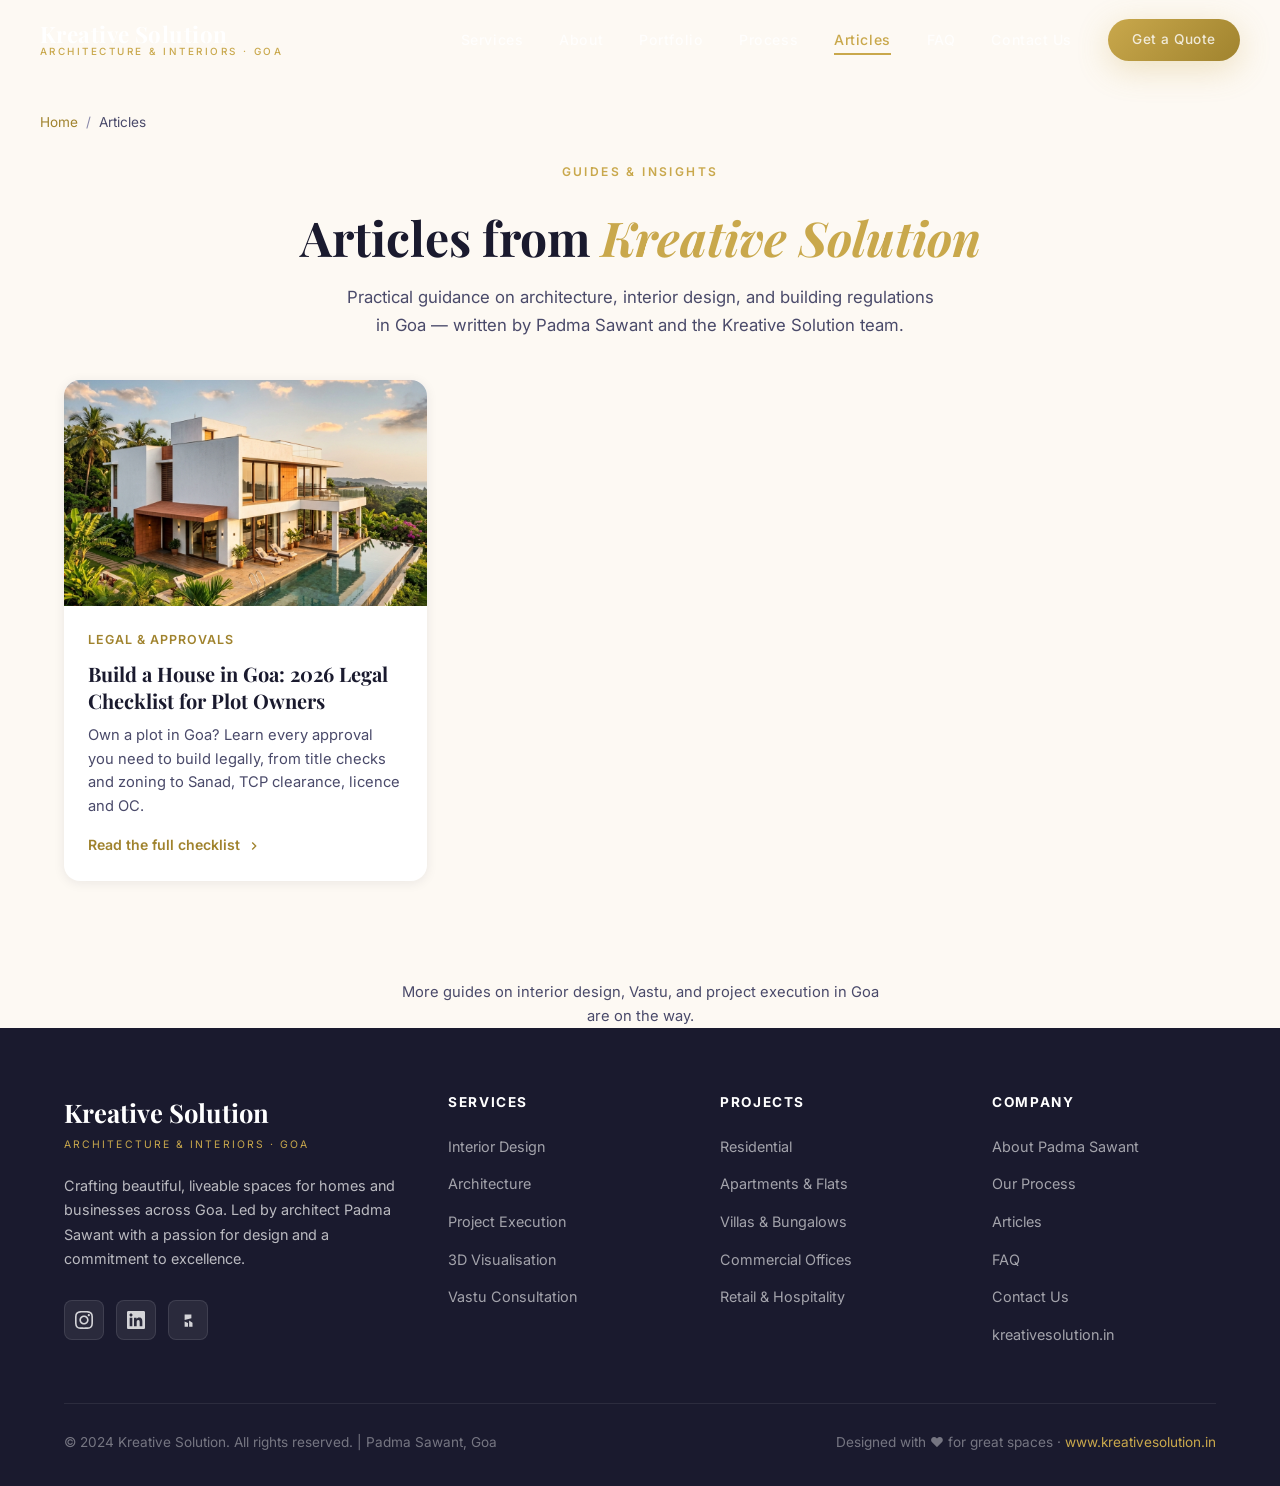
<file: articles/index.html>
<!DOCTYPE html>
<html lang="en">
<head>
  <meta charset="UTF-8" />
  <meta name="viewport" content="width=device-width, initial-scale=1.0" />

  <!-- SEO Meta -->
  <title>Articles & Guides | Kreative Solution — Architecture &amp; Interiors in Goa</title>
  <meta name="description" content="Guides and insights on architecture, interior design, and building regulations in Goa, from Kreative Solution — Padma Sawant's architecture and interior design studio." />
  <meta name="author" content="Padma Sawant — Kreative Solution" />
  <meta name="robots" content="index, follow, max-image-preview:large, max-snippet:-1, max-video-preview:-1" />
  <link rel="canonical" href="https://www.kreativesolution.in/articles/" />
  <link rel="sitemap" type="application/xml" href="/sitemap.xml" />

  <!-- Open Graph -->
  <meta property="og:type" content="website" />
  <meta property="og:site_name" content="Kreative Solution" />
  <meta property="og:locale" content="en_IN" />
  <meta property="og:url" content="https://www.kreativesolution.in/articles/" />
  <meta property="og:title" content="Articles & Guides | Kreative Solution" />
  <meta property="og:description" content="Guides and insights on architecture, interior design, and building regulations in Goa." />
  <meta property="og:image" content="https://www.kreativesolution.in/assets/images/architecture_exterior.png" />

  <!-- Twitter Card -->
  <meta name="twitter:card" content="summary_large_image" />
  <meta name="twitter:title" content="Articles & Guides | Kreative Solution" />
  <meta name="twitter:description" content="Guides and insights on architecture, interior design, and building regulations in Goa." />
  <meta name="twitter:image" content="https://www.kreativesolution.in/assets/images/architecture_exterior.png" />

  <!-- Breadcrumb Schema -->
  <script type="application/ld+json">
  {
    "@context": "https://schema.org",
    "@type": "BreadcrumbList",
    "itemListElement": [
      { "@type": "ListItem", "position": 1, "name": "Home", "item": "https://www.kreativesolution.in/" },
      { "@type": "ListItem", "position": 2, "name": "Articles", "item": "https://www.kreativesolution.in/articles/" }
    ]
  }
  </script>

  <!-- Favicon -->
  <link rel="icon" type="image/svg+xml" href="data:image/svg+xml,<svg xmlns='http://www.w3.org/2000/svg' viewBox='0 0 100 100'><rect width='100' height='100' rx='16' fill='%231a1a2e'/><text y='72' x='50' text-anchor='middle' font-size='60' font-family='serif' fill='%23c9a84c'>K</text></svg>" />

  <!-- Stylesheets -->
  <link rel="stylesheet" href="/css/style.css" />
  <link rel="stylesheet" href="/css/articles.css" />
</head>

<body>

  <!-- ===================== FLOATING WHATSAPP ===================== -->
  <a href="https://wa.me/919975888247?text=Hi%20Padma%2C%20I%20would%20like%20to%20discuss%20a%20project%20with%20Kreative%20Solution."
    class="fab-whatsapp"
    target="_blank"
    rel="noopener noreferrer"
    aria-label="Chat on WhatsApp"
    id="fab-whatsapp">
    <svg viewBox="0 0 24 24" xmlns="http://www.w3.org/2000/svg">
      <path d="M17.472 14.382c-.297-.149-1.758-.867-2.03-.967-.273-.099-.471-.148-.67.15-.197.297-.767.966-.94 1.164-.173.199-.347.223-.644.075-.297-.15-1.255-.463-2.39-1.475-.883-.788-1.48-1.761-1.653-2.059-.173-.297-.018-.458.13-.606.134-.133.298-.347.446-.52.149-.174.198-.298.298-.497.099-.198.05-.371-.025-.52-.075-.149-.669-1.612-.916-2.207-.242-.579-.487-.5-.669-.51-.173-.008-.371-.01-.57-.01-.198 0-.52.074-.792.372-.272.297-1.04 1.016-1.04 2.479 0 1.462 1.065 2.875 1.213 3.074.149.198 2.096 3.2 5.077 4.487.709.306 1.262.489 1.694.625.712.227 1.36.195 1.871.118.571-.085 1.758-.719 2.006-1.413.248-.694.248-1.289.173-1.413-.074-.124-.272-.198-.57-.347m-5.421 7.403h-.004a9.87 9.87 0 01-5.031-1.378l-.361-.214-3.741.982.998-3.648-.235-.374a9.86 9.86 0 01-1.51-5.26c.001-5.45 4.436-9.884 9.888-9.884 2.64 0 5.122 1.03 6.988 2.898a9.825 9.825 0 012.893 6.994c-.003 5.45-4.437 9.884-9.885 9.884m8.413-18.297A11.815 11.815 0 0012.05 0C5.495 0 .16 5.335.157 11.892c0 2.096.547 4.142 1.588 5.945L.057 24l6.305-1.654a11.882 11.882 0 005.683 1.448h.005c6.554 0 11.89-5.335 11.893-11.893a11.821 11.821 0 00-3.48-8.413z"/>
    </svg>
  </a>

  <!-- ===================== NAVBAR ===================== -->
  <nav id="navbar" class="scrolled" role="navigation" aria-label="Main navigation">
    <div class="nav-inner">
      <a href="/" class="nav-logo" aria-label="Kreative Solution — Home">
        <span class="logo-name">Kreative Solution</span>
        <span class="logo-tagline">Architecture &amp; Interiors · Goa</span>
      </a>

      <div class="nav-links" id="nav-links">
        <a href="/#services">Services</a>
        <a href="/#about">About</a>
        <a href="/#portfolio">Portfolio</a>
        <a href="/#process">Process</a>
        <a href="/articles/" class="active">Articles</a>
        <a href="/#faq">FAQ</a>
        <a href="/#contact">Contact Us</a>
        <a href="/#contact" class="btn btn-primary nav-cta nav-cta-desktop">Get a Quote</a>
      </div>

      <button class="nav-toggle" id="nav-toggle" aria-label="Toggle mobile menu" aria-expanded="false">
        <span></span><span></span><span></span>
      </button>
    </div>
  </nav>

  <!-- Mobile Nav Overlay -->
  <div class="nav-mobile" id="nav-mobile" role="dialog" aria-label="Mobile navigation">
    <a href="/#services" class="mobile-link">Services</a>
    <a href="/#about" class="mobile-link">About</a>
    <a href="/#portfolio" class="mobile-link">Portfolio</a>
    <a href="/#process" class="mobile-link">Process</a>
    <a href="/articles/" class="mobile-link">Articles</a>
    <a href="/#faq" class="mobile-link">FAQ</a>
    <a href="/#contact" class="mobile-link">Contact Us</a>
    <a href="/#contact" class="btn btn-primary">Get a Quote</a>
  </div>

  <!-- ===================== BREADCRUMB ===================== -->
  <div class="container breadcrumb" aria-label="Breadcrumb">
    <a href="/">Home</a><span class="sep">/</span><span aria-current="page">Articles</span>
  </div>

  <!-- ===================== ARTICLES HERO ===================== -->
  <section id="articles-hero">
    <div class="container">
      <span class="section-tag">Guides &amp; Insights</span>
      <h1 class="section-title">Articles from <span>Kreative Solution</span></h1>
      <p class="section-sub" style="margin: 16px auto 0;">
        Practical guidance on architecture, interior design, and building regulations in Goa — written by Padma Sawant and the Kreative Solution team.
      </p>
    </div>
  </section>

  <!-- ===================== ARTICLES GRID ===================== -->
  <section id="articles-list">
    <div class="container">
      <div class="articles-grid">

        <article class="article-card">
          <a href="/articles/build-a-house-in-goa-legal-checklist.html" class="article-card-image">
            <img src="/assets/images/architecture_exterior.png"
                 alt="Goa residence under construction, representing the building approval process"
                 loading="lazy" />
          </a>
          <div class="article-card-body">
            <span class="article-card-meta">Legal &amp; Approvals</span>
            <h2 class="article-card-title">
              <a href="/articles/build-a-house-in-goa-legal-checklist.html">Build a House in Goa: 2026 Legal Checklist for Plot Owners</a>
            </h2>
            <p class="article-card-excerpt">
              Own a plot in Goa? Learn every approval you need to build legally, from title checks and zoning to Sanad, TCP clearance, licence and OC.
            </p>
            <a href="/articles/build-a-house-in-goa-legal-checklist.html" class="article-card-link">
              Read the full checklist
              <svg viewBox="0 0 24 24" width="16" height="16" fill="currentColor"><path d="M10 6L8.59 7.41 13.17 12l-4.58 4.59L10 18l6-6z"/></svg>
            </a>
          </div>
        </article>

      </div>

      <p class="articles-empty-note">More guides on interior design, Vastu, and project execution in Goa are on the way.</p>
    </div>
  </section>

  <!-- ===================== FOOTER ===================== -->
  <footer id="footer" role="contentinfo">
    <div class="container">
      <div class="footer-grid">
        <div class="footer-brand">
          <div class="logo-name">Kreative Solution</div>
          <div class="logo-tagline">Architecture &amp; Interiors · Goa</div>
          <p>Crafting beautiful, liveable spaces for homes and businesses across Goa. Led by architect Padma Sawant with a passion for design and a commitment to excellence.</p>
          <div class="social-links">
            <a href="https://www.instagram.com/kreative_solution/" target="_blank" rel="noopener noreferrer" class="social-link" aria-label="Kreative Solution on Instagram (@kreative_solution)">
              <svg viewBox="0 0 24 24"><path d="M12 2.163c3.204 0 3.584.012 4.85.07 3.252.148 4.771 1.691 4.919 4.919.058 1.265.069 1.645.069 4.849 0 3.205-.012 3.584-.069 4.849-.149 3.225-1.664 4.771-4.919 4.919-1.266.058-1.644.07-4.85.07-3.204 0-3.584-.012-4.849-.07-3.26-.149-4.771-1.699-4.919-4.92-.058-1.265-.07-1.644-.07-4.849 0-3.204.013-3.583.07-4.849.149-3.227 1.664-4.771 4.919-4.919 1.266-.057 1.645-.069 4.849-.069zm0-2.163c-3.259 0-3.667.014-4.947.072-4.358.2-6.78 2.618-6.98 6.98-.059 1.281-.073 1.689-.073 4.948 0 3.259.014 3.668.072 4.948.2 4.358 2.618 6.78 6.98 6.98 1.281.058 1.689.072 4.948.072 3.259 0 3.668-.014 4.948-.072 4.354-.2 6.782-2.618 6.979-6.98.059-1.28.073-1.689.073-4.948 0-3.259-.014-3.667-.072-4.947-.196-4.354-2.617-6.78-6.979-6.98-1.281-.059-1.69-.073-4.949-.073zm0 5.838c-3.403 0-6.162 2.759-6.162 6.162s2.759 6.163 6.162 6.163 6.162-2.759 6.162-6.163c0-3.403-2.759-6.162-6.162-6.162zm0 10.162c-2.209 0-4-1.79-4-4 0-2.209 1.791-4 4-4s4 1.791 4 4c0 2.21-1.791 4-4 4zm6.406-11.845c-.796 0-1.441.645-1.441 1.44s.645 1.44 1.441 1.44c.795 0 1.439-.645 1.439-1.44s-.644-1.44-1.439-1.44z"/></svg>
            </a>
            <a href="https://www.linkedin.com/" target="_blank" rel="noopener noreferrer" class="social-link" aria-label="LinkedIn">
              <svg viewBox="0 0 24 24"><path d="M20.447 20.452h-3.554v-5.569c0-1.328-.027-3.037-1.852-3.037-1.853 0-2.136 1.445-2.136 2.939v5.667H9.351V9h3.414v1.561h.046c.477-.9 1.637-1.85 3.37-1.85 3.601 0 4.267 2.37 4.267 5.455v6.286zM5.337 7.433c-1.144 0-2.063-.926-2.063-2.065 0-1.138.92-2.063 2.063-2.063 1.14 0 2.064.925 2.064 2.063 0 1.139-.925 2.065-2.064 2.065zm1.782 13.019H3.555V9h3.564v11.452zM22.225 0H1.771C.792 0 0 .774 0 1.729v20.542C0 23.227.792 24 1.771 24h20.451C23.2 24 24 23.227 24 22.271V1.729C24 .774 23.2 0 22.222 0h.003z"/></svg>
            </a>
            <a href="https://www.houzz.com/" target="_blank" rel="noopener noreferrer" class="social-link" aria-label="Houzz">
              <svg viewBox="0 0 24 24"><path d="M7.5 4.5v7.376L16.5 9.5V4.5h-9zm0 9.624V21h4.5v-5.126l-4.5-1.75zm6 2.376V21H18v-5.5l-4.5-2.75v4.75z"/></svg>
            </a>
          </div>
        </div>

        <div class="footer-col">
          <h4>Services</h4>
          <ul>
            <li><a href="/#services">Interior Design</a></li>
            <li><a href="/#services">Architecture</a></li>
            <li><a href="/#services">Project Execution</a></li>
            <li><a href="/#services">3D Visualisation</a></li>
            <li><a href="/#services">Vastu Consultation</a></li>
          </ul>
        </div>

        <div class="footer-col">
          <h4>Projects</h4>
          <ul>
            <li><a href="/#portfolio">Residential</a></li>
            <li><a href="/#portfolio">Apartments &amp; Flats</a></li>
            <li><a href="/#portfolio">Villas &amp; Bungalows</a></li>
            <li><a href="/#portfolio">Commercial Offices</a></li>
            <li><a href="/#portfolio">Retail &amp; Hospitality</a></li>
          </ul>
        </div>

        <div class="footer-col">
          <h4>Company</h4>
          <ul>
            <li><a href="/#about">About Padma Sawant</a></li>
            <li><a href="/#process">Our Process</a></li>
            <li><a href="/articles/">Articles</a></li>
            <li><a href="/#faq">FAQ</a></li>
            <li><a href="/#contact">Contact Us</a></li>
            <li><a href="https://www.kreativesolution.in">kreativesolution.in</a></li>
          </ul>
        </div>
      </div>

      <hr class="footer-divider" />

      <div class="footer-bottom">
        <p>&copy; 2024 Kreative Solution. All rights reserved. | Padma Sawant, Goa</p>
        <p>Designed with ♥ for great spaces · <a href="https://www.kreativesolution.in">www.kreativesolution.in</a></p>
      </div>
    </div>
  </footer>

  <!-- ===================== JAVASCRIPT ===================== -->
  <script src="/js/main.js"></script>

</body>
</html>
</file>
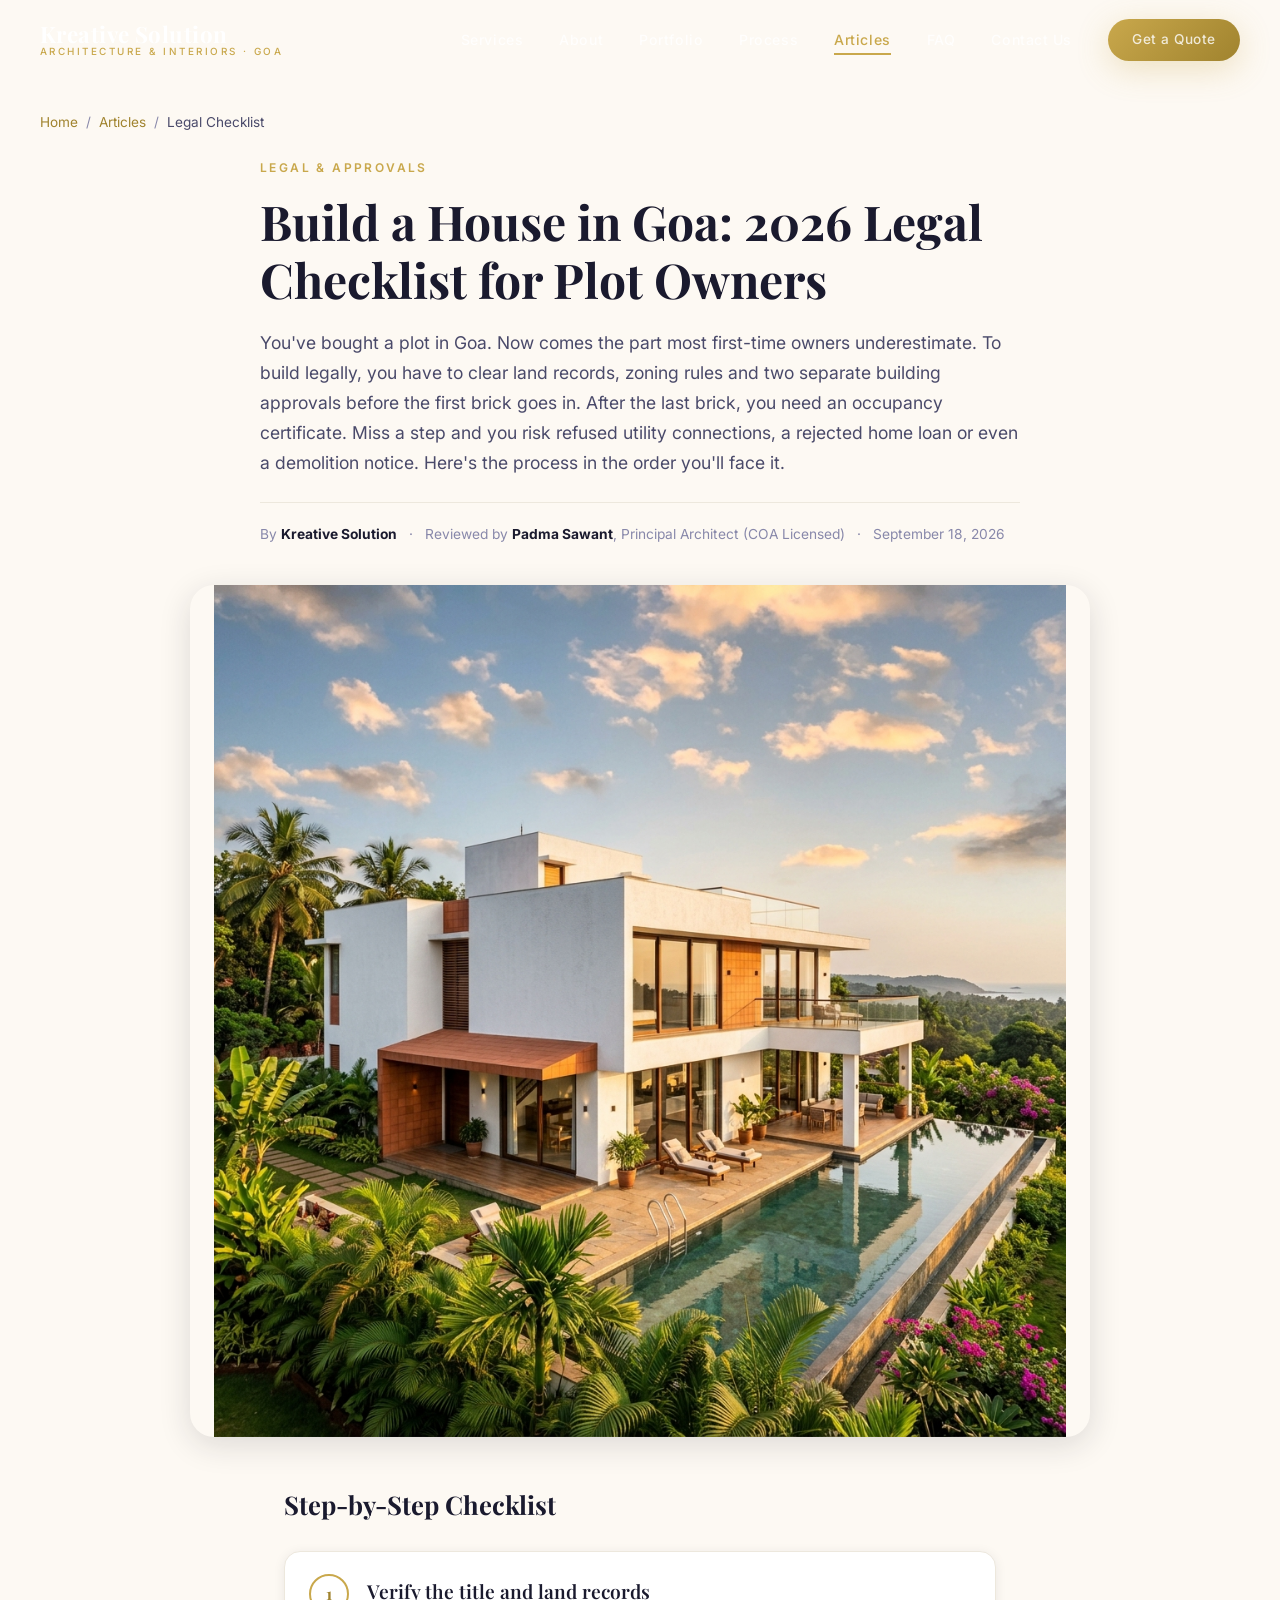
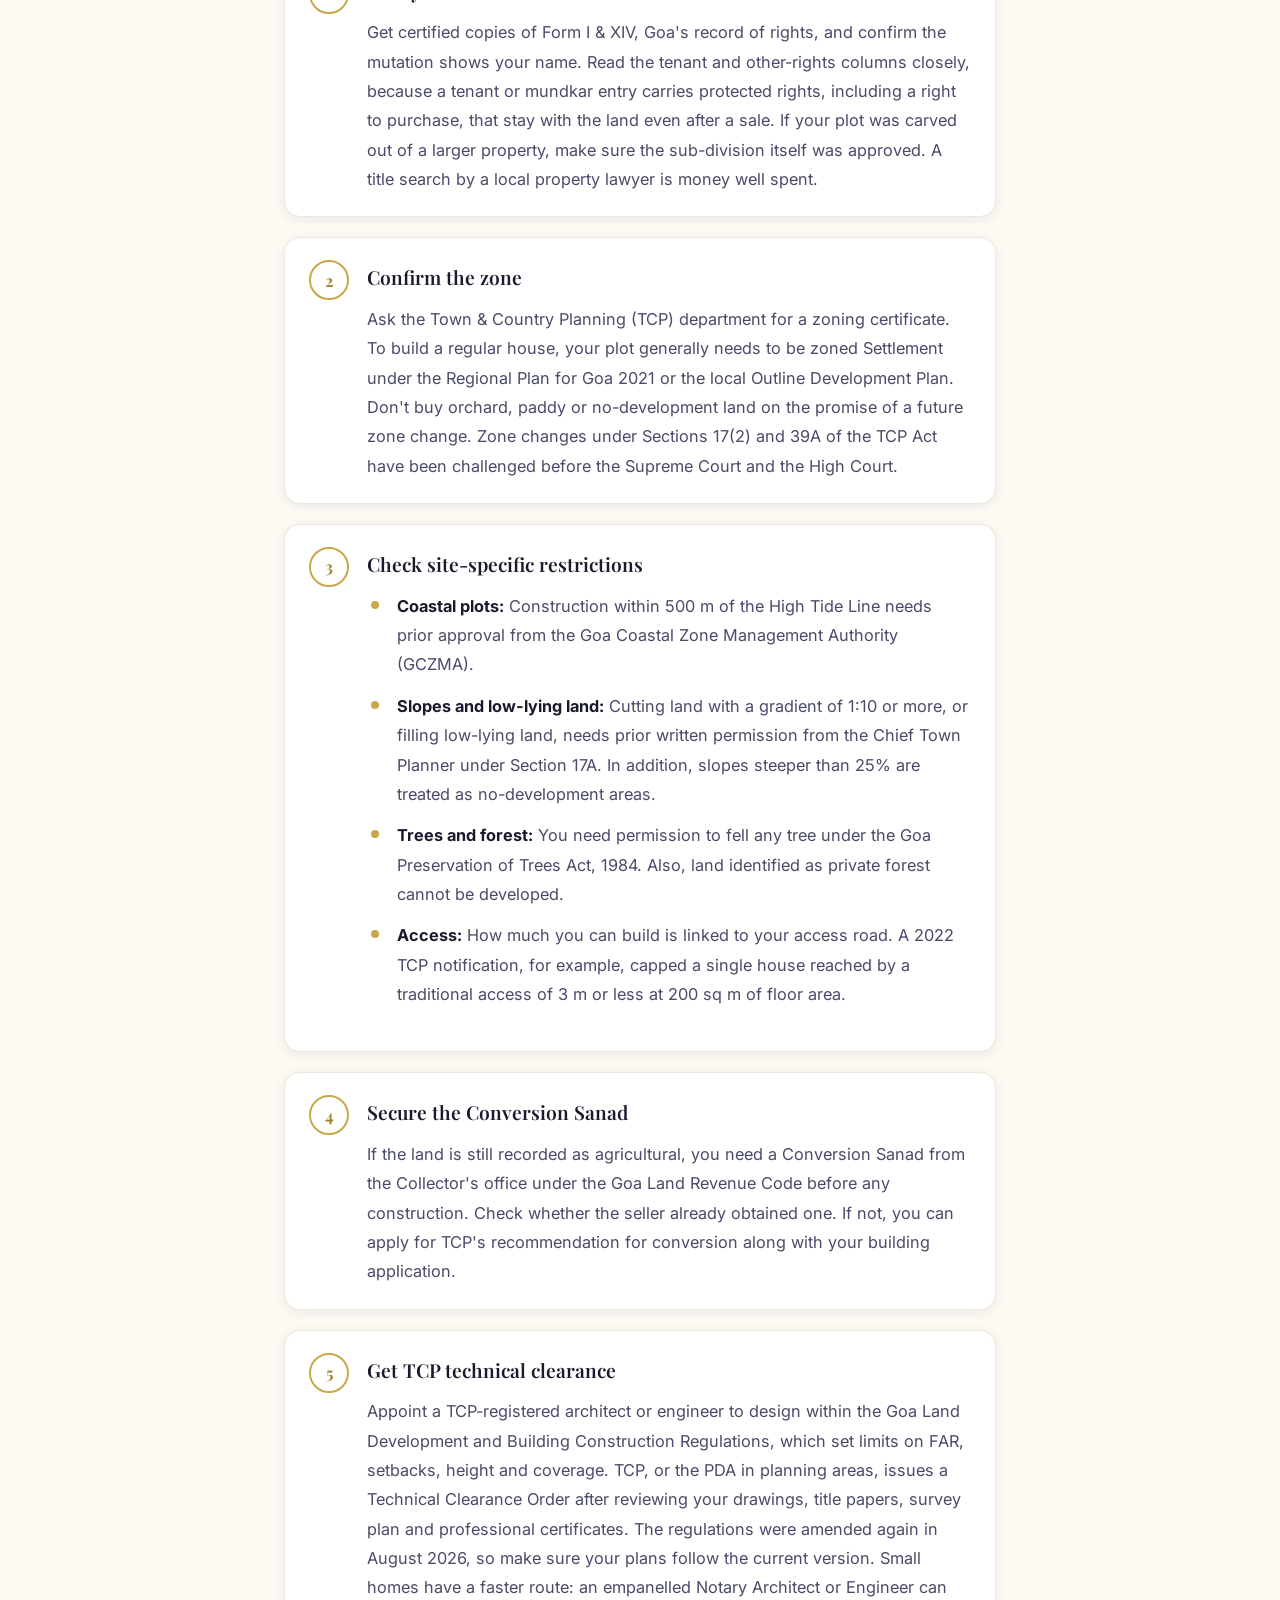
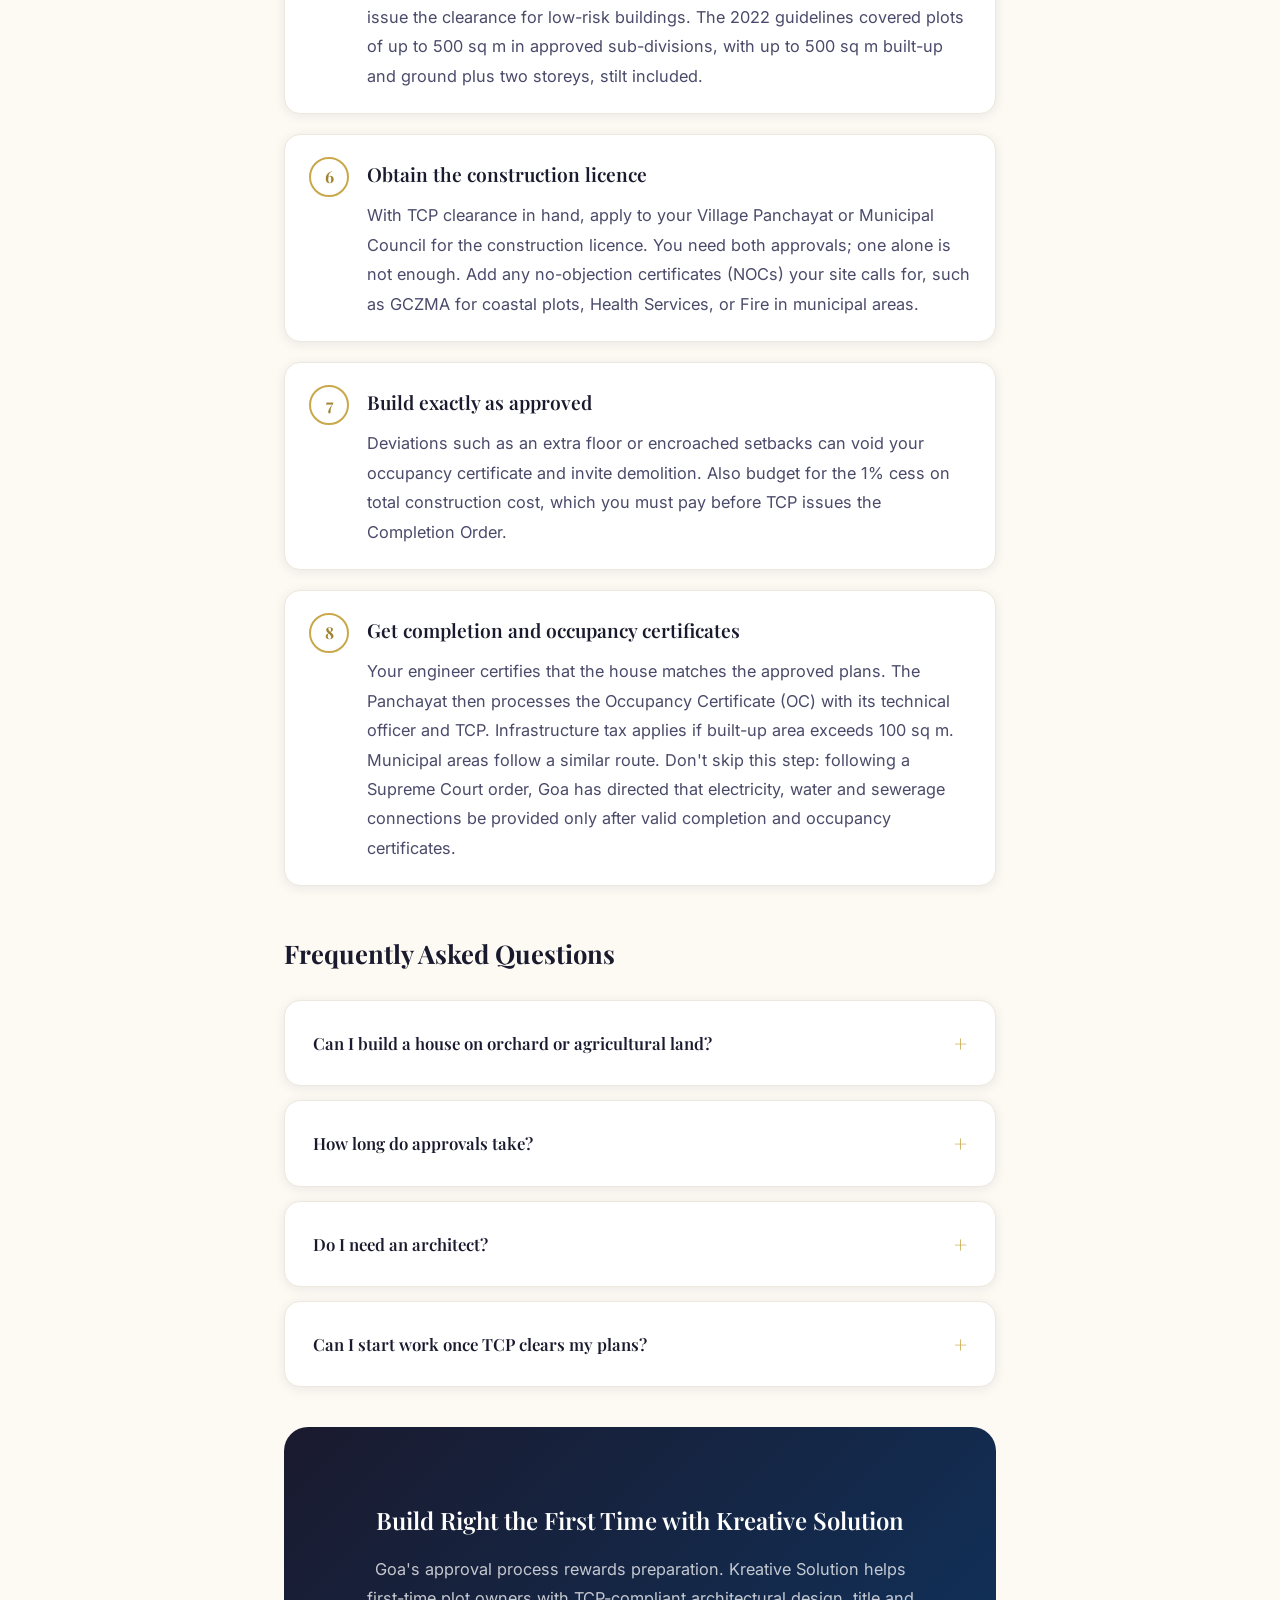
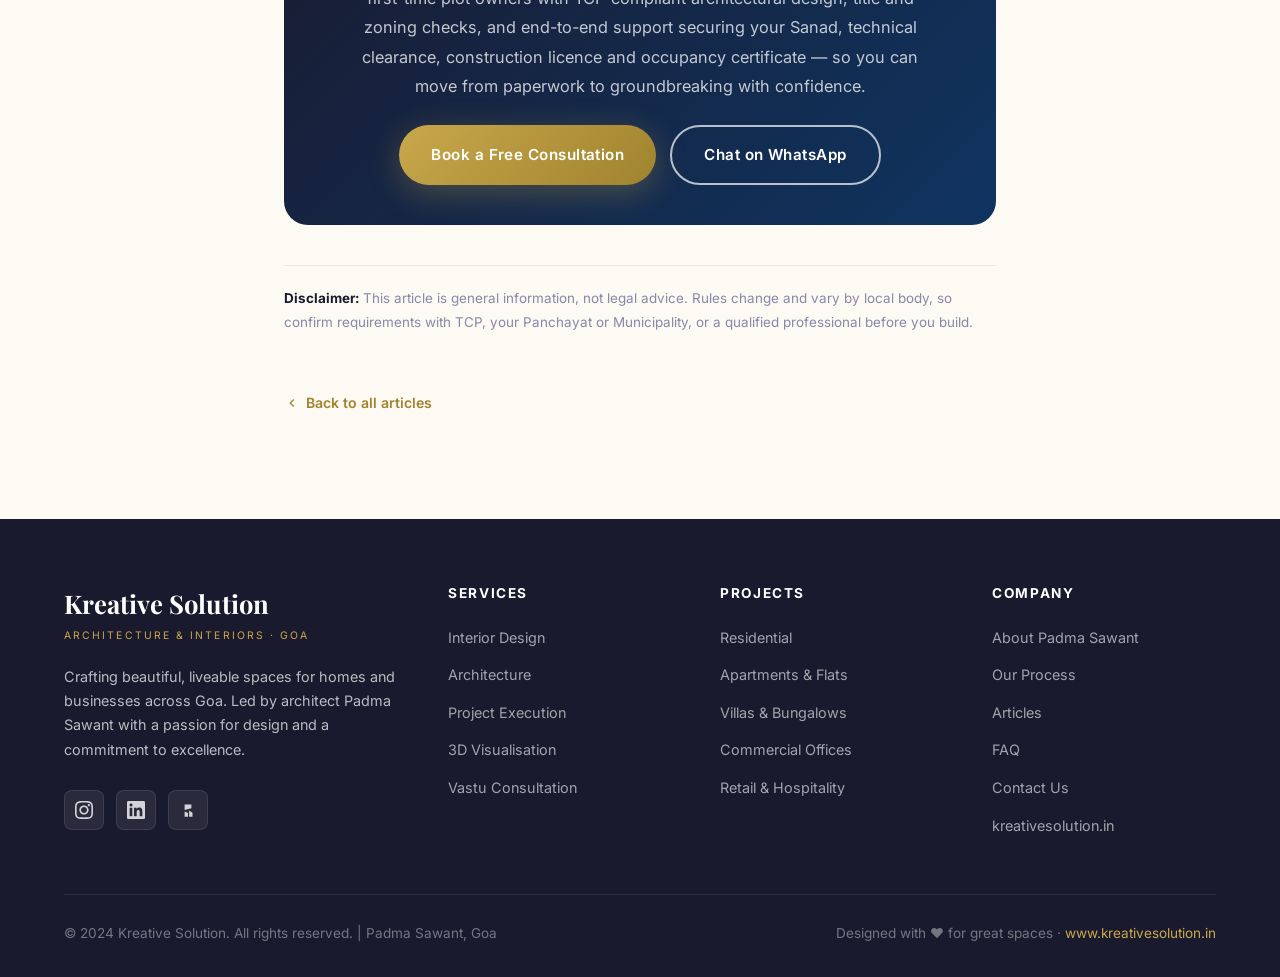
<file: articles/build-a-house-in-goa-legal-checklist.html>
<!DOCTYPE html>
<html lang="en">
<head>
  <meta charset="UTF-8" />
  <meta name="viewport" content="width=device-width, initial-scale=1.0" />

  <!-- SEO Meta -->
  <title>Build a House in Goa: 2026 Legal Checklist for Plot Owners</title>
  <meta name="description" content="Own a plot in Goa? Learn every approval you need to build legally, from title checks and zoning to Sanad, TCP clearance, licence and OC." />
  <meta name="author" content="Kreative Solution" />
  <meta name="robots" content="index, follow, max-image-preview:large, max-snippet:-1, max-video-preview:-1" />
  <link rel="canonical" href="https://www.kreativesolution.in/articles/build-a-house-in-goa-legal-checklist.html" />
  <link rel="sitemap" type="application/xml" href="/sitemap.xml" />

  <!-- Open Graph -->
  <meta property="og:type" content="article" />
  <meta property="og:site_name" content="Kreative Solution" />
  <meta property="og:locale" content="en_IN" />
  <meta property="og:url" content="https://www.kreativesolution.in/articles/build-a-house-in-goa-legal-checklist.html" />
  <meta property="og:title" content="Build a House in Goa: 2026 Legal Checklist for Plot Owners" />
  <meta property="og:description" content="Own a plot in Goa? Learn every approval you need to build legally, from title checks and zoning to Sanad, TCP clearance, licence and OC." />
  <meta property="og:image" content="https://www.kreativesolution.in/assets/images/architecture_exterior.png" />
  <meta property="article:published_time" content="2026-09-18" />
  <meta property="article:modified_time" content="2026-09-18" />

  <!-- Twitter Card -->
  <meta name="twitter:card" content="summary_large_image" />
  <meta name="twitter:title" content="Build a House in Goa: 2026 Legal Checklist for Plot Owners" />
  <meta name="twitter:description" content="Own a plot in Goa? Learn every approval you need to build legally, from title checks and zoning to Sanad, TCP clearance, licence and OC." />
  <meta name="twitter:image" content="https://www.kreativesolution.in/assets/images/architecture_exterior.png" />

  <!-- Schema Markup: Article -->
  <script type="application/ld+json">
  {
    "@context": "https://schema.org",
    "@type": "Article",
    "headline": "Build a House in Goa: 2026 Legal Checklist for Plot Owners",
    "description": "Own a plot in Goa? Learn every approval you need to build legally, from title checks and zoning to Sanad, TCP clearance, licence and OC.",
    "image": "https://www.kreativesolution.in/assets/images/architecture_exterior.png",
    "datePublished": "2026-09-18",
    "dateModified": "2026-09-18",
    "mainEntityOfPage": "https://www.kreativesolution.in/articles/build-a-house-in-goa-legal-checklist.html",
    "author": {
      "@type": "Organization",
      "name": "Kreative Solution",
      "url": "https://www.kreativesolution.in"
    },
    "reviewedBy": {
      "@type": "Person",
      "name": "Padma Sawant",
      "jobTitle": "Principal Architect & Interior Designer"
    },
    "publisher": {
      "@type": "Organization",
      "name": "Kreative Solution",
      "url": "https://www.kreativesolution.in",
      "logo": {
        "@type": "ImageObject",
        "url": "https://www.kreativesolution.in/assets/images/hero_background.png"
      }
    }
  }
  </script>

  <!-- Schema Markup: Breadcrumb -->
  <script type="application/ld+json">
  {
    "@context": "https://schema.org",
    "@type": "BreadcrumbList",
    "itemListElement": [
      { "@type": "ListItem", "position": 1, "name": "Home", "item": "https://www.kreativesolution.in/" },
      { "@type": "ListItem", "position": 2, "name": "Articles", "item": "https://www.kreativesolution.in/articles/" },
      { "@type": "ListItem", "position": 3, "name": "Build a House in Goa: 2026 Legal Checklist for Plot Owners", "item": "https://www.kreativesolution.in/articles/build-a-house-in-goa-legal-checklist.html" }
    ]
  }
  </script>

  <!-- Schema Markup: FAQ -->
  <script type="application/ld+json">
  {
    "@context": "https://schema.org",
    "@type": "FAQPage",
    "mainEntity": [
      {
        "@type": "Question",
        "name": "Can I build a house on orchard or agricultural land?",
        "acceptedAnswer": {
          "@type": "Answer",
          "text": "Usually not. A regular home needs Settlement zoning and a Sanad, so be cautious of any seller who promises the zone \"will be changed.\""
        }
      },
      {
        "@type": "Question",
        "name": "How long do approvals take?",
        "acceptedAnswer": {
          "@type": "Answer",
          "text": "One guide estimates 30 to 90 days for TCP clearance plus the construction licence, assuming your documents are in order. Title issues, Sanad applications or extra NOCs can add months."
        }
      },
      {
        "@type": "Question",
        "name": "Do I need an architect?",
        "acceptedAnswer": {
          "@type": "Answer",
          "text": "Yes. Your plans must be prepared and certified by an architect or engineer registered with TCP."
        }
      },
      {
        "@type": "Question",
        "name": "Can I start work once TCP clears my plans?",
        "acceptedAnswer": {
          "@type": "Answer",
          "text": "No. Work can begin only after the Panchayat or Municipality issues your construction licence."
        }
      }
    ]
  }
  </script>

  <!-- Favicon -->
  <link rel="icon" type="image/svg+xml" href="data:image/svg+xml,<svg xmlns='http://www.w3.org/2000/svg' viewBox='0 0 100 100'><rect width='100' height='100' rx='16' fill='%231a1a2e'/><text y='72' x='50' text-anchor='middle' font-size='60' font-family='serif' fill='%23c9a84c'>K</text></svg>" />

  <!-- Stylesheets -->
  <link rel="stylesheet" href="/css/style.css" />
  <link rel="stylesheet" href="/css/articles.css" />
</head>

<body>

  <!-- ===================== FLOATING WHATSAPP ===================== -->
  <a href="https://wa.me/919975888247?text=Hi%20Padma%2C%20I%20would%20like%20to%20discuss%20a%20project%20with%20Kreative%20Solution."
    class="fab-whatsapp"
    target="_blank"
    rel="noopener noreferrer"
    aria-label="Chat on WhatsApp"
    id="fab-whatsapp">
    <svg viewBox="0 0 24 24" xmlns="http://www.w3.org/2000/svg">
      <path d="M17.472 14.382c-.297-.149-1.758-.867-2.03-.967-.273-.099-.471-.148-.67.15-.197.297-.767.966-.94 1.164-.173.199-.347.223-.644.075-.297-.15-1.255-.463-2.39-1.475-.883-.788-1.48-1.761-1.653-2.059-.173-.297-.018-.458.13-.606.134-.133.298-.347.446-.52.149-.174.198-.298.298-.497.099-.198.05-.371-.025-.52-.075-.149-.669-1.612-.916-2.207-.242-.579-.487-.5-.669-.51-.173-.008-.371-.01-.57-.01-.198 0-.52.074-.792.372-.272.297-1.04 1.016-1.04 2.479 0 1.462 1.065 2.875 1.213 3.074.149.198 2.096 3.2 5.077 4.487.709.306 1.262.489 1.694.625.712.227 1.36.195 1.871.118.571-.085 1.758-.719 2.006-1.413.248-.694.248-1.289.173-1.413-.074-.124-.272-.198-.57-.347m-5.421 7.403h-.004a9.87 9.87 0 01-5.031-1.378l-.361-.214-3.741.982.998-3.648-.235-.374a9.86 9.86 0 01-1.51-5.26c.001-5.45 4.436-9.884 9.888-9.884 2.64 0 5.122 1.03 6.988 2.898a9.825 9.825 0 012.893 6.994c-.003 5.45-4.437 9.884-9.885 9.884m8.413-18.297A11.815 11.815 0 0012.05 0C5.495 0 .16 5.335.157 11.892c0 2.096.547 4.142 1.588 5.945L.057 24l6.305-1.654a11.882 11.882 0 005.683 1.448h.005c6.554 0 11.89-5.335 11.893-11.893a11.821 11.821 0 00-3.48-8.413z"/>
    </svg>
  </a>

  <!-- ===================== NAVBAR ===================== -->
  <nav id="navbar" class="scrolled" role="navigation" aria-label="Main navigation">
    <div class="nav-inner">
      <a href="/" class="nav-logo" aria-label="Kreative Solution — Home">
        <span class="logo-name">Kreative Solution</span>
        <span class="logo-tagline">Architecture &amp; Interiors · Goa</span>
      </a>

      <div class="nav-links" id="nav-links">
        <a href="/#services">Services</a>
        <a href="/#about">About</a>
        <a href="/#portfolio">Portfolio</a>
        <a href="/#process">Process</a>
        <a href="/articles/" class="active">Articles</a>
        <a href="/#faq">FAQ</a>
        <a href="/#contact">Contact Us</a>
        <a href="/#contact" class="btn btn-primary nav-cta nav-cta-desktop">Get a Quote</a>
      </div>

      <button class="nav-toggle" id="nav-toggle" aria-label="Toggle mobile menu" aria-expanded="false">
        <span></span><span></span><span></span>
      </button>
    </div>
  </nav>

  <!-- Mobile Nav Overlay -->
  <div class="nav-mobile" id="nav-mobile" role="dialog" aria-label="Mobile navigation">
    <a href="/#services" class="mobile-link">Services</a>
    <a href="/#about" class="mobile-link">About</a>
    <a href="/#portfolio" class="mobile-link">Portfolio</a>
    <a href="/#process" class="mobile-link">Process</a>
    <a href="/articles/" class="mobile-link">Articles</a>
    <a href="/#faq" class="mobile-link">FAQ</a>
    <a href="/#contact" class="mobile-link">Contact Us</a>
    <a href="/#contact" class="btn btn-primary">Get a Quote</a>
  </div>

  <!-- ===================== BREADCRUMB ===================== -->
  <div class="container breadcrumb" aria-label="Breadcrumb">
    <a href="/">Home</a><span class="sep">/</span><a href="/articles/">Articles</a><span class="sep">/</span><span aria-current="page">Legal Checklist</span>
  </div>

  <!-- ===================== ARTICLE ===================== -->
  <article>
    <header class="article-header container">
      <span class="article-tag">Legal &amp; Approvals</span>
      <h1 class="article-title">Build a House in Goa: 2026 Legal Checklist for Plot Owners</h1>
      <p class="article-lede">
        You've bought a plot in Goa. Now comes the part most first-time owners underestimate. To build legally, you have to clear land records, zoning rules and two separate building approvals before the first brick goes in. After the last brick, you need an occupancy certificate. Miss a step and you risk refused utility connections, a rejected home loan or even a demolition notice. Here's the process in the order you'll face it.
      </p>
      <div class="article-meta">
        <span>By <strong>Kreative Solution</strong></span>
        <span>·</span>
        <span>Reviewed by <strong>Padma Sawant</strong>, Principal Architect (COA Licensed)</span>
        <span>·</span>
        <time datetime="2026-09-18">September 18, 2026</time>
      </div>
    </header>

    <div class="article-hero-image container">
      <img src="/assets/images/architecture_exterior.png"
           alt="Residential plot under construction in Goa, showing the approval and building process"
           loading="lazy" />
    </div>

    <div class="article-body container">

      <h2>Step-by-Step Checklist</h2>

      <ol class="article-checklist">
        <li>
          <span class="checklist-num">1</span>
          <div class="checklist-content">
            <h3>Verify the title and land records</h3>
            <p>Get certified copies of Form I &amp; XIV, Goa's record of rights, and confirm the mutation shows your name. Read the tenant and other-rights columns closely, because a tenant or mundkar entry carries protected rights, including a right to purchase, that stay with the land even after a sale. If your plot was carved out of a larger property, make sure the sub-division itself was approved. A title search by a local property lawyer is money well spent.</p>
          </div>
        </li>

        <li>
          <span class="checklist-num">2</span>
          <div class="checklist-content">
            <h3>Confirm the zone</h3>
            <p>Ask the Town &amp; Country Planning (TCP) department for a zoning certificate. To build a regular house, your plot generally needs to be zoned Settlement under the Regional Plan for Goa 2021 or the local Outline Development Plan. Don't buy orchard, paddy or no-development land on the promise of a future zone change. Zone changes under Sections 17(2) and 39A of the TCP Act have been challenged before the Supreme Court and the High Court.</p>
          </div>
        </li>

        <li>
          <span class="checklist-num">3</span>
          <div class="checklist-content">
            <h3>Check site-specific restrictions</h3>
            <ul>
              <li><strong>Coastal plots:</strong> Construction within 500 m of the High Tide Line needs prior approval from the Goa Coastal Zone Management Authority (GCZMA).</li>
              <li><strong>Slopes and low-lying land:</strong> Cutting land with a gradient of 1:10 or more, or filling low-lying land, needs prior written permission from the Chief Town Planner under Section 17A. In addition, slopes steeper than 25% are treated as no-development areas.</li>
              <li><strong>Trees and forest:</strong> You need permission to fell any tree under the Goa Preservation of Trees Act, 1984. Also, land identified as private forest cannot be developed.</li>
              <li><strong>Access:</strong> How much you can build is linked to your access road. A 2022 TCP notification, for example, capped a single house reached by a traditional access of 3 m or less at 200 sq m of floor area.</li>
            </ul>
          </div>
        </li>

        <li>
          <span class="checklist-num">4</span>
          <div class="checklist-content">
            <h3>Secure the Conversion Sanad</h3>
            <p>If the land is still recorded as agricultural, you need a Conversion Sanad from the Collector's office under the Goa Land Revenue Code before any construction. Check whether the seller already obtained one. If not, you can apply for TCP's recommendation for conversion along with your building application.</p>
          </div>
        </li>

        <li>
          <span class="checklist-num">5</span>
          <div class="checklist-content">
            <h3>Get TCP technical clearance</h3>
            <p>Appoint a TCP-registered architect or engineer to design within the Goa Land Development and Building Construction Regulations, which set limits on FAR, setbacks, height and coverage. TCP, or the PDA in planning areas, issues a Technical Clearance Order after reviewing your drawings, title papers, survey plan and professional certificates. The regulations were amended again in August 2026, so make sure your plans follow the current version. Small homes have a faster route: an empanelled Notary Architect or Engineer can issue the clearance for low-risk buildings. The 2022 guidelines covered plots of up to 500 sq m in approved sub-divisions, with up to 500 sq m built-up and ground plus two storeys, stilt included.</p>
          </div>
        </li>

        <li>
          <span class="checklist-num">6</span>
          <div class="checklist-content">
            <h3>Obtain the construction licence</h3>
            <p>With TCP clearance in hand, apply to your Village Panchayat or Municipal Council for the construction licence. You need both approvals; one alone is not enough. Add any no-objection certificates (NOCs) your site calls for, such as GCZMA for coastal plots, Health Services, or Fire in municipal areas.</p>
          </div>
        </li>

        <li>
          <span class="checklist-num">7</span>
          <div class="checklist-content">
            <h3>Build exactly as approved</h3>
            <p>Deviations such as an extra floor or encroached setbacks can void your occupancy certificate and invite demolition. Also budget for the 1% cess on total construction cost, which you must pay before TCP issues the Completion Order.</p>
          </div>
        </li>

        <li>
          <span class="checklist-num">8</span>
          <div class="checklist-content">
            <h3>Get completion and occupancy certificates</h3>
            <p>Your engineer certifies that the house matches the approved plans. The Panchayat then processes the Occupancy Certificate (OC) with its technical officer and TCP. Infrastructure tax applies if built-up area exceeds 100 sq m. Municipal areas follow a similar route. Don't skip this step: following a Supreme Court order, Goa has directed that electricity, water and sewerage connections be provided only after valid completion and occupancy certificates.</p>
          </div>
        </li>
      </ol>

      <h2>Frequently Asked Questions</h2>

      <div class="article-faq-list">
        <details class="faq-item">
          <summary class="faq-question">Can I build a house on orchard or agricultural land?</summary>
          <p class="faq-answer">Usually not. A regular home needs Settlement zoning and a Sanad, so be cautious of any seller who promises the zone "will be changed."</p>
        </details>

        <details class="faq-item">
          <summary class="faq-question">How long do approvals take?</summary>
          <p class="faq-answer">One guide estimates 30 to 90 days for TCP clearance plus the construction licence, assuming your documents are in order. Title issues, Sanad applications or extra NOCs can add months.</p>
        </details>

        <details class="faq-item">
          <summary class="faq-question">Do I need an architect?</summary>
          <p class="faq-answer">Yes. Your plans must be prepared and certified by an architect or engineer registered with TCP.</p>
        </details>

        <details class="faq-item">
          <summary class="faq-question">Can I start work once TCP clears my plans?</summary>
          <p class="faq-answer">No. Work can begin only after the Panchayat or Municipality issues your construction licence.</p>
        </details>
      </div>

      <div class="article-cta">
        <h3>Build Right the First Time with Kreative Solution</h3>
        <p>
          Goa's approval process rewards preparation. Kreative Solution helps first-time plot owners with TCP-compliant architectural design, title and zoning checks, and end-to-end support securing your Sanad, technical clearance, construction licence and occupancy certificate — so you can move from paperwork to groundbreaking with confidence.
        </p>
        <div class="article-cta-actions">
          <a href="/#contact" class="btn btn-primary">Book a Free Consultation</a>
          <a href="https://wa.me/919975888247?text=Hi%20Padma%2C%20I%20have%20a%20plot%20in%20Goa%20and%20need%20help%20with%20approvals%20and%20design."
             class="btn btn-outline" target="_blank" rel="noopener noreferrer">Chat on WhatsApp</a>
        </div>
      </div>

      <p class="article-disclaimer">
        <strong>Disclaimer:</strong> This article is general information, not legal advice. Rules change and vary by local body, so confirm requirements with TCP, your Panchayat or Municipality, or a qualified professional before you build.
      </p>
    </div>

    <nav class="article-footer-nav container" aria-label="Back to articles">
      <a href="/articles/" class="article-card-link">
        <svg viewBox="0 0 24 24" width="16" height="16" fill="currentColor" style="transform:scaleX(-1)"><path d="M10 6L8.59 7.41 13.17 12l-4.58 4.59L10 18l6-6z"/></svg>
        Back to all articles
      </a>
    </nav>
  </article>

  <!-- ===================== FOOTER ===================== -->
  <footer id="footer" role="contentinfo">
    <div class="container">
      <div class="footer-grid">
        <div class="footer-brand">
          <div class="logo-name">Kreative Solution</div>
          <div class="logo-tagline">Architecture &amp; Interiors · Goa</div>
          <p>Crafting beautiful, liveable spaces for homes and businesses across Goa. Led by architect Padma Sawant with a passion for design and a commitment to excellence.</p>
          <div class="social-links">
            <a href="https://www.instagram.com/kreative_solution/" target="_blank" rel="noopener noreferrer" class="social-link" aria-label="Kreative Solution on Instagram (@kreative_solution)">
              <svg viewBox="0 0 24 24"><path d="M12 2.163c3.204 0 3.584.012 4.85.07 3.252.148 4.771 1.691 4.919 4.919.058 1.265.069 1.645.069 4.849 0 3.205-.012 3.584-.069 4.849-.149 3.225-1.664 4.771-4.919 4.919-1.266.058-1.644.07-4.85.07-3.204 0-3.584-.012-4.849-.07-3.26-.149-4.771-1.699-4.919-4.92-.058-1.265-.07-1.644-.07-4.849 0-3.204.013-3.583.07-4.849.149-3.227 1.664-4.771 4.919-4.919 1.266-.057 1.645-.069 4.849-.069zm0-2.163c-3.259 0-3.667.014-4.947.072-4.358.2-6.78 2.618-6.98 6.98-.059 1.281-.073 1.689-.073 4.948 0 3.259.014 3.668.072 4.948.2 4.358 2.618 6.78 6.98 6.98 1.281.058 1.689.072 4.948.072 3.259 0 3.668-.014 4.948-.072 4.354-.2 6.782-2.618 6.979-6.98.059-1.28.073-1.689.073-4.948 0-3.259-.014-3.667-.072-4.947-.196-4.354-2.617-6.78-6.979-6.98-1.281-.059-1.69-.073-4.949-.073zm0 5.838c-3.403 0-6.162 2.759-6.162 6.162s2.759 6.163 6.162 6.163 6.162-2.759 6.162-6.163c0-3.403-2.759-6.162-6.162-6.162zm0 10.162c-2.209 0-4-1.79-4-4 0-2.209 1.791-4 4-4s4 1.791 4 4c0 2.21-1.791 4-4 4zm6.406-11.845c-.796 0-1.441.645-1.441 1.44s.645 1.44 1.441 1.44c.795 0 1.439-.645 1.439-1.44s-.644-1.44-1.439-1.44z"/></svg>
            </a>
            <a href="https://www.linkedin.com/" target="_blank" rel="noopener noreferrer" class="social-link" aria-label="LinkedIn">
              <svg viewBox="0 0 24 24"><path d="M20.447 20.452h-3.554v-5.569c0-1.328-.027-3.037-1.852-3.037-1.853 0-2.136 1.445-2.136 2.939v5.667H9.351V9h3.414v1.561h.046c.477-.9 1.637-1.85 3.37-1.85 3.601 0 4.267 2.37 4.267 5.455v6.286zM5.337 7.433c-1.144 0-2.063-.926-2.063-2.065 0-1.138.92-2.063 2.063-2.063 1.14 0 2.064.925 2.064 2.063 0 1.139-.925 2.065-2.064 2.065zm1.782 13.019H3.555V9h3.564v11.452zM22.225 0H1.771C.792 0 0 .774 0 1.729v20.542C0 23.227.792 24 1.771 24h20.451C23.2 24 24 23.227 24 22.271V1.729C24 .774 23.2 0 22.222 0h.003z"/></svg>
            </a>
            <a href="https://www.houzz.com/" target="_blank" rel="noopener noreferrer" class="social-link" aria-label="Houzz">
              <svg viewBox="0 0 24 24"><path d="M7.5 4.5v7.376L16.5 9.5V4.5h-9zm0 9.624V21h4.5v-5.126l-4.5-1.75zm6 2.376V21H18v-5.5l-4.5-2.75v4.75z"/></svg>
            </a>
          </div>
        </div>

        <div class="footer-col">
          <h4>Services</h4>
          <ul>
            <li><a href="/#services">Interior Design</a></li>
            <li><a href="/#services">Architecture</a></li>
            <li><a href="/#services">Project Execution</a></li>
            <li><a href="/#services">3D Visualisation</a></li>
            <li><a href="/#services">Vastu Consultation</a></li>
          </ul>
        </div>

        <div class="footer-col">
          <h4>Projects</h4>
          <ul>
            <li><a href="/#portfolio">Residential</a></li>
            <li><a href="/#portfolio">Apartments &amp; Flats</a></li>
            <li><a href="/#portfolio">Villas &amp; Bungalows</a></li>
            <li><a href="/#portfolio">Commercial Offices</a></li>
            <li><a href="/#portfolio">Retail &amp; Hospitality</a></li>
          </ul>
        </div>

        <div class="footer-col">
          <h4>Company</h4>
          <ul>
            <li><a href="/#about">About Padma Sawant</a></li>
            <li><a href="/#process">Our Process</a></li>
            <li><a href="/articles/">Articles</a></li>
            <li><a href="/#faq">FAQ</a></li>
            <li><a href="/#contact">Contact Us</a></li>
            <li><a href="https://www.kreativesolution.in">kreativesolution.in</a></li>
          </ul>
        </div>
      </div>

      <hr class="footer-divider" />

      <div class="footer-bottom">
        <p>&copy; 2024 Kreative Solution. All rights reserved. | Padma Sawant, Goa</p>
        <p>Designed with ♥ for great spaces · <a href="https://www.kreativesolution.in">www.kreativesolution.in</a></p>
      </div>
    </div>
  </footer>

  <!-- ===================== JAVASCRIPT ===================== -->
  <script src="/js/main.js"></script>

</body>
</html>
</file>
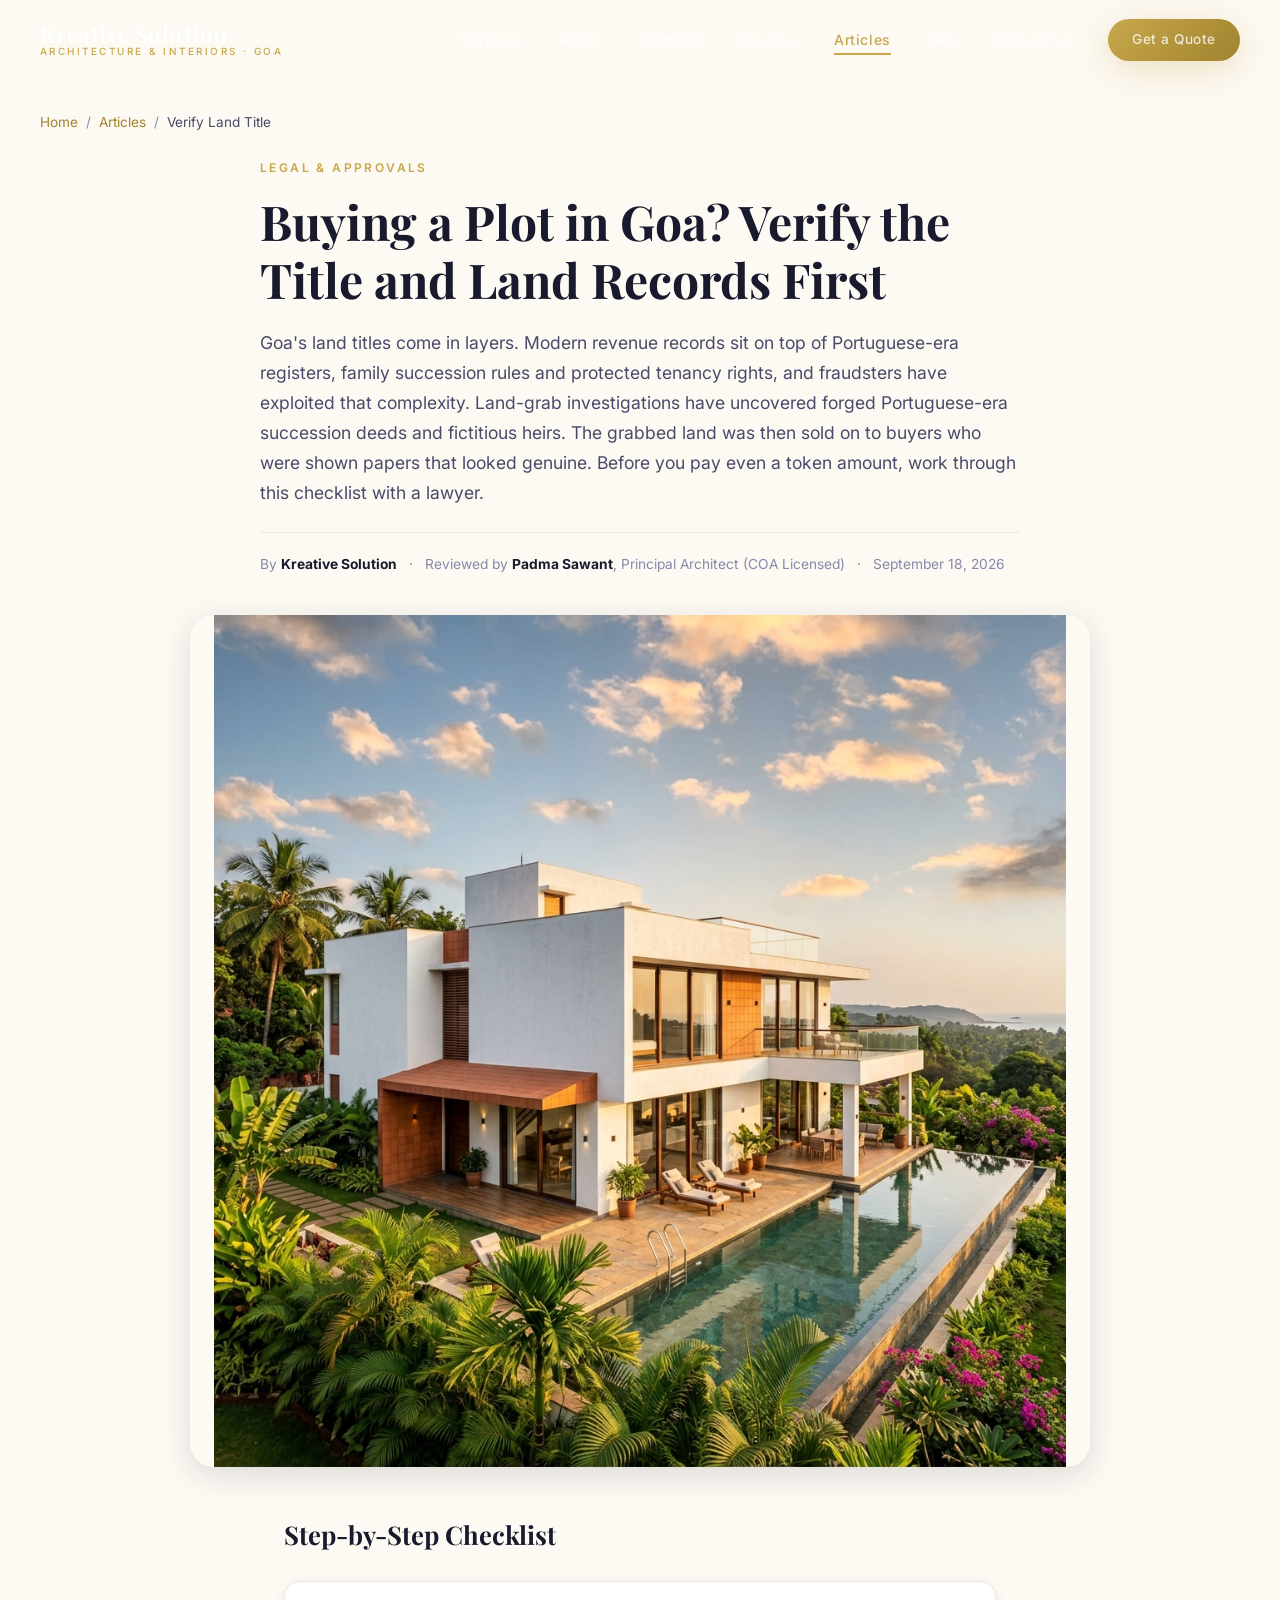
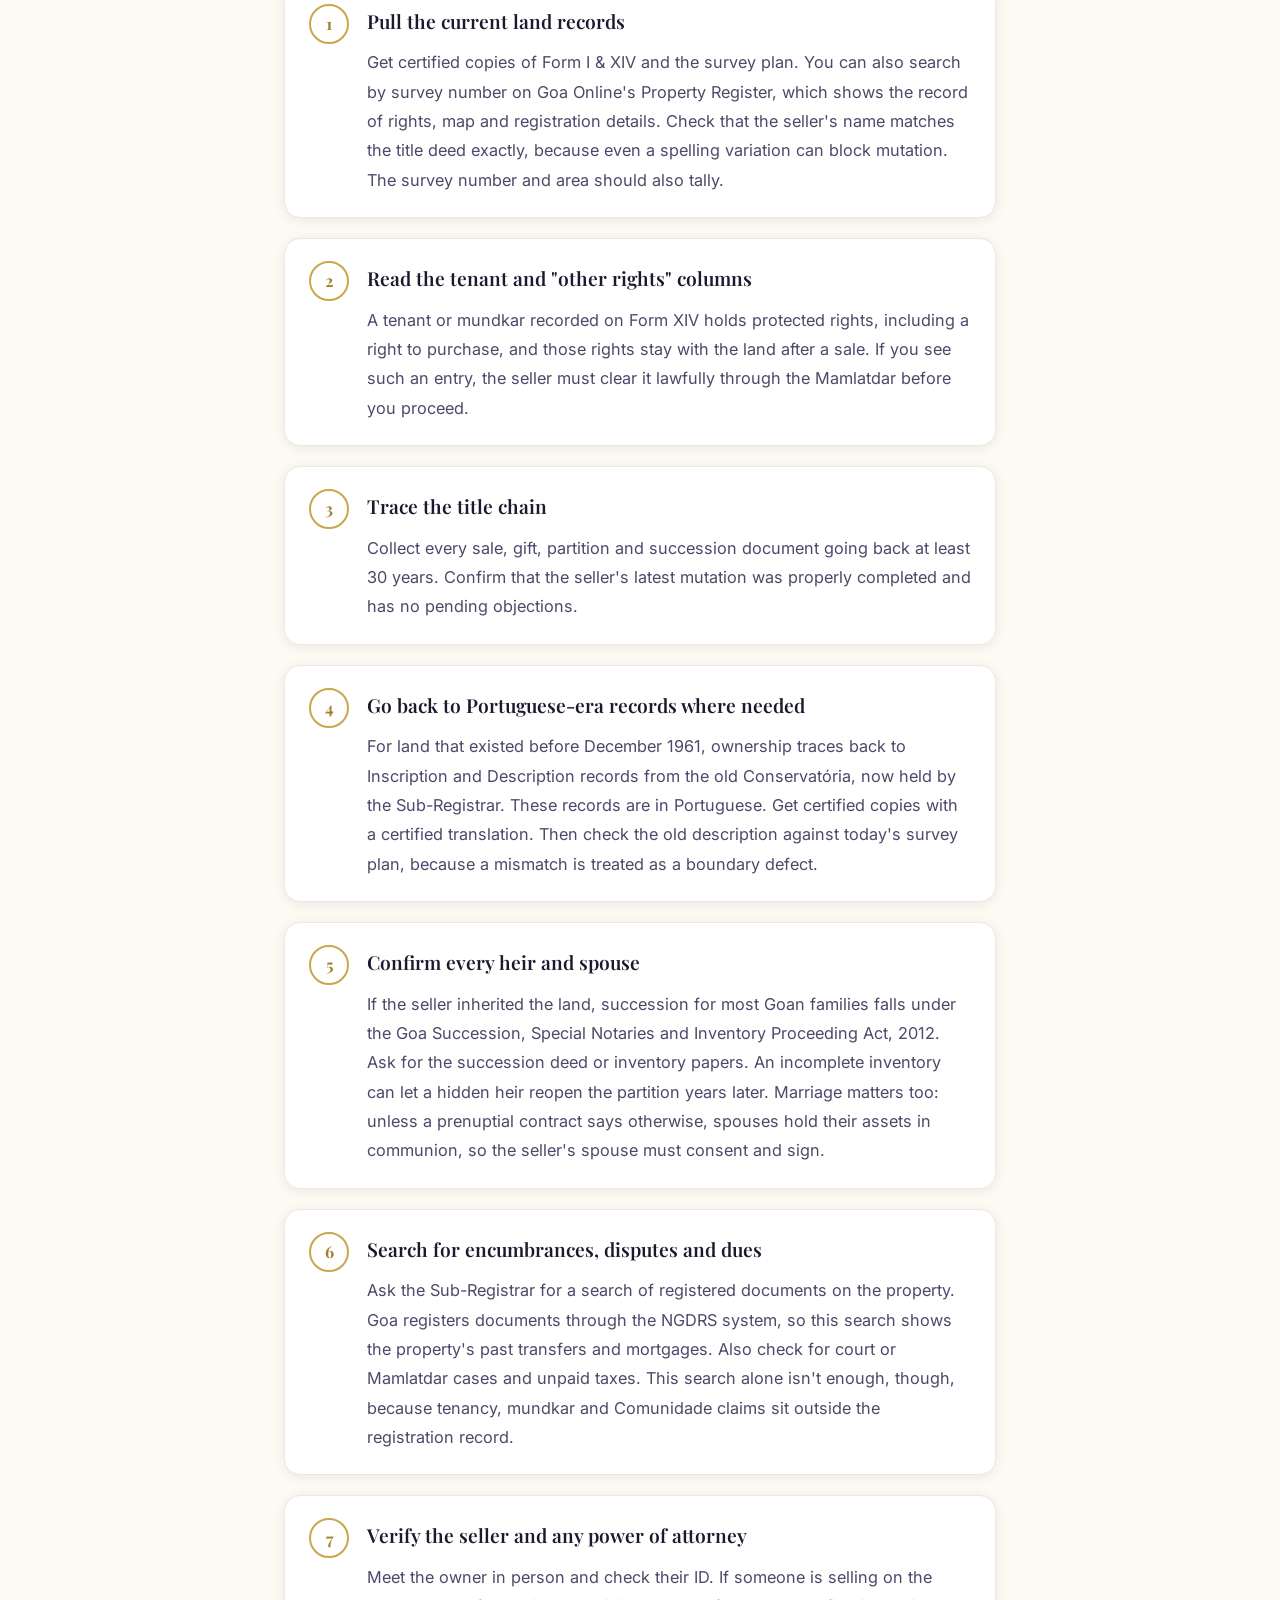
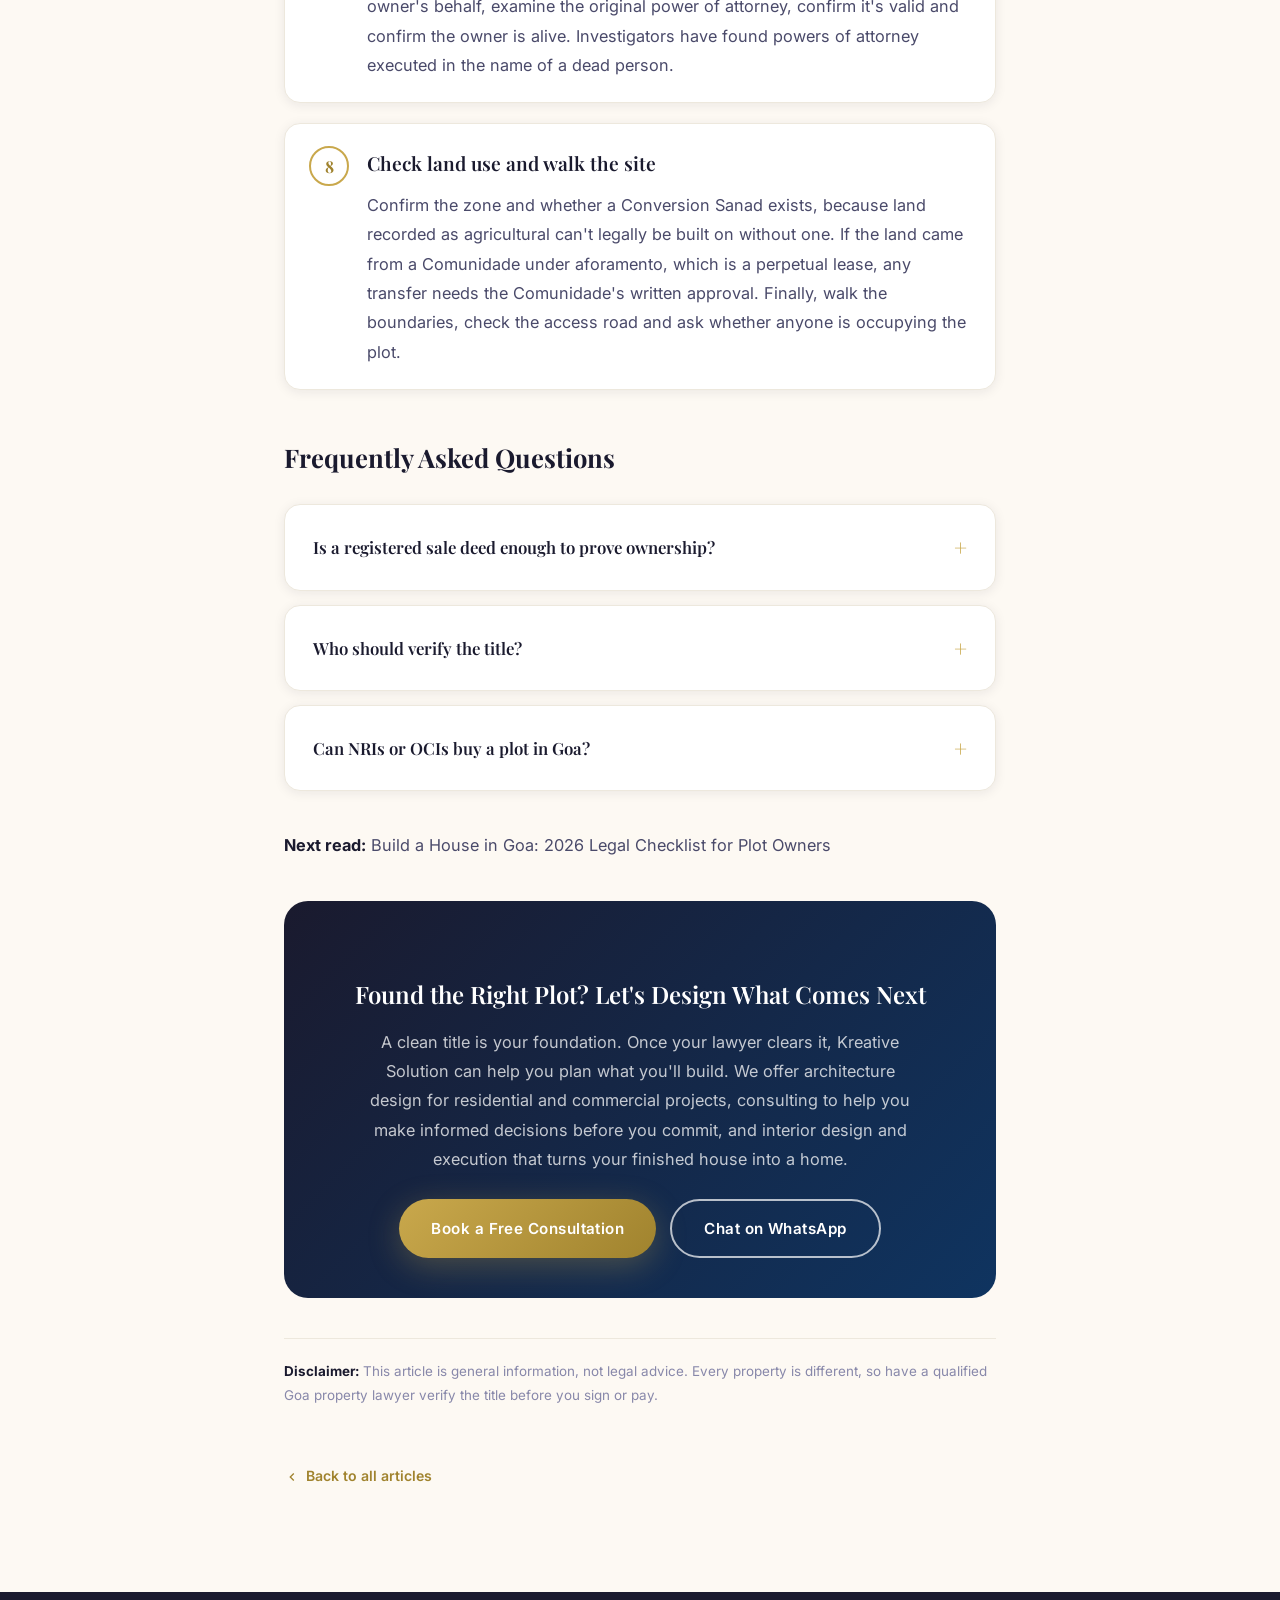
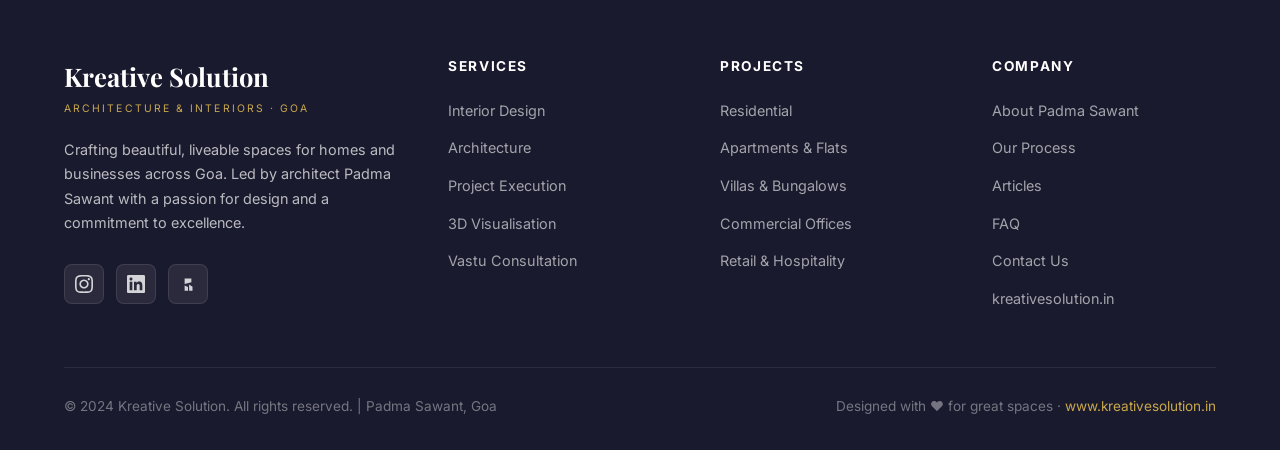
<file: articles/verify-land-title-in-goa-checklist.html>
<!DOCTYPE html>
<html lang="en">
<head>
  <meta charset="UTF-8" />
  <meta name="viewport" content="width=device-width, initial-scale=1.0" />

  <!-- SEO Meta -->
  <title>Verify Land Title in Goa Before You Buy: 2026 Checklist</title>
  <meta name="description" content="Buying a plot in Goa? Check Form I & XIV, the 30-year title chain, Portuguese-era records, heirs, spouse consent and tenant rights before you pay." />
  <meta name="author" content="Kreative Solution" />
  <meta name="robots" content="index, follow, max-image-preview:large, max-snippet:-1, max-video-preview:-1" />
  <link rel="canonical" href="https://www.kreativesolution.in/articles/verify-land-title-in-goa-checklist.html" />
  <link rel="sitemap" type="application/xml" href="/sitemap.xml" />

  <!-- Open Graph -->
  <meta property="og:type" content="article" />
  <meta property="og:site_name" content="Kreative Solution" />
  <meta property="og:locale" content="en_IN" />
  <meta property="og:url" content="https://www.kreativesolution.in/articles/verify-land-title-in-goa-checklist.html" />
  <meta property="og:title" content="Verify Land Title in Goa Before You Buy: 2026 Checklist" />
  <meta property="og:description" content="Buying a plot in Goa? Check Form I & XIV, the 30-year title chain, Portuguese-era records, heirs, spouse consent and tenant rights before you pay." />
  <meta property="og:image" content="https://www.kreativesolution.in/assets/images/architecture_exterior.png" />
  <meta property="article:published_time" content="2026-09-18" />
  <meta property="article:modified_time" content="2026-09-18" />

  <!-- Twitter Card -->
  <meta name="twitter:card" content="summary_large_image" />
  <meta name="twitter:title" content="Verify Land Title in Goa Before You Buy: 2026 Checklist" />
  <meta name="twitter:description" content="Buying a plot in Goa? Check Form I & XIV, the 30-year title chain, Portuguese-era records, heirs, spouse consent and tenant rights before you pay." />
  <meta name="twitter:image" content="https://www.kreativesolution.in/assets/images/architecture_exterior.png" />

  <!-- Schema Markup: Article -->
  <script type="application/ld+json">
  {
    "@context": "https://schema.org",
    "@type": "Article",
    "headline": "Verify Land Title in Goa Before You Buy: 2026 Checklist",
    "description": "Buying a plot in Goa? Check Form I & XIV, the 30-year title chain, Portuguese-era records, heirs, spouse consent and tenant rights before you pay.",
    "image": "https://www.kreativesolution.in/assets/images/architecture_exterior.png",
    "datePublished": "2026-09-18",
    "dateModified": "2026-09-18",
    "mainEntityOfPage": "https://www.kreativesolution.in/articles/verify-land-title-in-goa-checklist.html",
    "author": {
      "@type": "Organization",
      "name": "Kreative Solution",
      "url": "https://www.kreativesolution.in"
    },
    "reviewedBy": {
      "@type": "Person",
      "name": "Padma Sawant",
      "jobTitle": "Principal Architect & Interior Designer"
    },
    "publisher": {
      "@type": "Organization",
      "name": "Kreative Solution",
      "url": "https://www.kreativesolution.in",
      "logo": {
        "@type": "ImageObject",
        "url": "https://www.kreativesolution.in/assets/images/hero_background.png"
      }
    }
  }
  </script>

  <!-- Schema Markup: Breadcrumb -->
  <script type="application/ld+json">
  {
    "@context": "https://schema.org",
    "@type": "BreadcrumbList",
    "itemListElement": [
      { "@type": "ListItem", "position": 1, "name": "Home", "item": "https://www.kreativesolution.in/" },
      { "@type": "ListItem", "position": 2, "name": "Articles", "item": "https://www.kreativesolution.in/articles/" },
      { "@type": "ListItem", "position": 3, "name": "Verify Land Title in Goa Before You Buy: 2026 Checklist", "item": "https://www.kreativesolution.in/articles/verify-land-title-in-goa-checklist.html" }
    ]
  }
  </script>

  <!-- Schema Markup: FAQ -->
  <script type="application/ld+json">
  {
    "@context": "https://schema.org",
    "@type": "FAQPage",
    "mainEntity": [
      {
        "@type": "Question",
        "name": "Is a registered sale deed enough to prove ownership?",
        "acceptedAnswer": {
          "@type": "Answer",
          "text": "Not on its own. The sale deed transfers title, while mutation updates Form I & XIV to show the new owner. Banks check mutation status before sanctioning loans. You need a clean title chain, clean records and a completed mutation."
        }
      },
      {
        "@type": "Question",
        "name": "Who should verify the title?",
        "acceptedAnswer": {
          "@type": "Answer",
          "text": "A local advocate experienced in Goa property law and Portuguese-era documents. If you're taking a home loan, the bank's legal opinion adds a second check."
        }
      },
      {
        "@type": "Question",
        "name": "Can NRIs or OCIs buy a plot in Goa?",
        "acceptedAnswer": {
          "@type": "Answer",
          "text": "Under FEMA, NRIs and OCIs can buy residential or commercial property but not agricultural land, plantations or farmhouses. That makes the plot's land classification important."
        }
      }
    ]
  }
  </script>

  <!-- Favicon -->
  <link rel="icon" type="image/svg+xml" href="data:image/svg+xml,<svg xmlns='http://www.w3.org/2000/svg' viewBox='0 0 100 100'><rect width='100' height='100' rx='16' fill='%231a1a2e'/><text y='72' x='50' text-anchor='middle' font-size='60' font-family='serif' fill='%23c9a84c'>K</text></svg>" />

  <!-- Stylesheets -->
  <link rel="stylesheet" href="/css/style.css" />
  <link rel="stylesheet" href="/css/articles.css" />
</head>

<body>

  <!-- ===================== FLOATING WHATSAPP ===================== -->
  <a href="https://wa.me/919975888247?text=Hi%20Padma%2C%20I%20would%20like%20to%20discuss%20a%20project%20with%20Kreative%20Solution."
    class="fab-whatsapp"
    target="_blank"
    rel="noopener noreferrer"
    aria-label="Chat on WhatsApp"
    id="fab-whatsapp">
    <svg viewBox="0 0 24 24" xmlns="http://www.w3.org/2000/svg">
      <path d="M17.472 14.382c-.297-.149-1.758-.867-2.03-.967-.273-.099-.471-.148-.67.15-.197.297-.767.966-.94 1.164-.173.199-.347.223-.644.075-.297-.15-1.255-.463-2.39-1.475-.883-.788-1.48-1.761-1.653-2.059-.173-.297-.018-.458.13-.606.134-.133.298-.347.446-.52.149-.174.198-.298.298-.497.099-.198.05-.371-.025-.52-.075-.149-.669-1.612-.916-2.207-.242-.579-.487-.5-.669-.51-.173-.008-.371-.01-.57-.01-.198 0-.52.074-.792.372-.272.297-1.04 1.016-1.04 2.479 0 1.462 1.065 2.875 1.213 3.074.149.198 2.096 3.2 5.077 4.487.709.306 1.262.489 1.694.625.712.227 1.36.195 1.871.118.571-.085 1.758-.719 2.006-1.413.248-.694.248-1.289.173-1.413-.074-.124-.272-.198-.57-.347m-5.421 7.403h-.004a9.87 9.87 0 01-5.031-1.378l-.361-.214-3.741.982.998-3.648-.235-.374a9.86 9.86 0 01-1.51-5.26c.001-5.45 4.436-9.884 9.888-9.884 2.64 0 5.122 1.03 6.988 2.898a9.825 9.825 0 012.893 6.994c-.003 5.45-4.437 9.884-9.885 9.884m8.413-18.297A11.815 11.815 0 0012.05 0C5.495 0 .16 5.335.157 11.892c0 2.096.547 4.142 1.588 5.945L.057 24l6.305-1.654a11.882 11.882 0 005.683 1.448h.005c6.554 0 11.89-5.335 11.893-11.893a11.821 11.821 0 00-3.48-8.413z"/>
    </svg>
  </a>

  <!-- ===================== NAVBAR ===================== -->
  <nav id="navbar" class="scrolled" role="navigation" aria-label="Main navigation">
    <div class="nav-inner">
      <a href="/" class="nav-logo" aria-label="Kreative Solution — Home">
        <span class="logo-name">Kreative Solution</span>
        <span class="logo-tagline">Architecture &amp; Interiors · Goa</span>
      </a>

      <div class="nav-links" id="nav-links">
        <a href="/#services">Services</a>
        <a href="/#about">About</a>
        <a href="/#portfolio">Portfolio</a>
        <a href="/#process">Process</a>
        <a href="/articles/" class="active">Articles</a>
        <a href="/#faq">FAQ</a>
        <a href="/#contact">Contact Us</a>
        <a href="/#contact" class="btn btn-primary nav-cta nav-cta-desktop">Get a Quote</a>
      </div>

      <button class="nav-toggle" id="nav-toggle" aria-label="Toggle mobile menu" aria-expanded="false">
        <span></span><span></span><span></span>
      </button>
    </div>
  </nav>

  <!-- Mobile Nav Overlay -->
  <div class="nav-mobile" id="nav-mobile" role="dialog" aria-label="Mobile navigation">
    <a href="/#services" class="mobile-link">Services</a>
    <a href="/#about" class="mobile-link">About</a>
    <a href="/#portfolio" class="mobile-link">Portfolio</a>
    <a href="/#process" class="mobile-link">Process</a>
    <a href="/articles/" class="mobile-link">Articles</a>
    <a href="/#faq" class="mobile-link">FAQ</a>
    <a href="/#contact" class="mobile-link">Contact Us</a>
    <a href="/#contact" class="btn btn-primary">Get a Quote</a>
  </div>

  <!-- ===================== BREADCRUMB ===================== -->
  <div class="container breadcrumb" aria-label="Breadcrumb">
    <a href="/">Home</a><span class="sep">/</span><a href="/articles/">Articles</a><span class="sep">/</span><span aria-current="page">Verify Land Title</span>
  </div>

  <!-- ===================== ARTICLE ===================== -->
  <article>
    <header class="article-header container">
      <span class="article-tag">Legal &amp; Approvals</span>
      <h1 class="article-title">Buying a Plot in Goa? Verify the Title and Land Records First</h1>
      <p class="article-lede">
        Goa's land titles come in layers. Modern revenue records sit on top of Portuguese-era registers, family succession rules and protected tenancy rights, and fraudsters have exploited that complexity. Land-grab investigations have uncovered forged Portuguese-era succession deeds and fictitious heirs. The grabbed land was then sold on to buyers who were shown papers that looked genuine. Before you pay even a token amount, work through this checklist with a lawyer.
      </p>
      <div class="article-meta">
        <span>By <strong>Kreative Solution</strong></span>
        <span>·</span>
        <span>Reviewed by <strong>Padma Sawant</strong>, Principal Architect (COA Licensed)</span>
        <span>·</span>
        <time datetime="2026-09-18">September 18, 2026</time>
      </div>
    </header>

    <div class="article-hero-image container">
      <img src="/assets/images/architecture_exterior.png"
           alt="Goa plot and land records being reviewed before purchase"
           loading="lazy" />
    </div>

    <div class="article-body container">

      <h2>Step-by-Step Checklist</h2>

      <ol class="article-checklist">
        <li>
          <span class="checklist-num">1</span>
          <div class="checklist-content">
            <h3>Pull the current land records</h3>
            <p>Get certified copies of Form I &amp; XIV and the survey plan. You can also search by survey number on Goa Online's Property Register, which shows the record of rights, map and registration details. Check that the seller's name matches the title deed exactly, because even a spelling variation can block mutation. The survey number and area should also tally.</p>
          </div>
        </li>

        <li>
          <span class="checklist-num">2</span>
          <div class="checklist-content">
            <h3>Read the tenant and "other rights" columns</h3>
            <p>A tenant or mundkar recorded on Form XIV holds protected rights, including a right to purchase, and those rights stay with the land after a sale. If you see such an entry, the seller must clear it lawfully through the Mamlatdar before you proceed.</p>
          </div>
        </li>

        <li>
          <span class="checklist-num">3</span>
          <div class="checklist-content">
            <h3>Trace the title chain</h3>
            <p>Collect every sale, gift, partition and succession document going back at least 30 years. Confirm that the seller's latest mutation was properly completed and has no pending objections.</p>
          </div>
        </li>

        <li>
          <span class="checklist-num">4</span>
          <div class="checklist-content">
            <h3>Go back to Portuguese-era records where needed</h3>
            <p>For land that existed before December 1961, ownership traces back to Inscription and Description records from the old Conservatória, now held by the Sub-Registrar. These records are in Portuguese. Get certified copies with a certified translation. Then check the old description against today's survey plan, because a mismatch is treated as a boundary defect.</p>
          </div>
        </li>

        <li>
          <span class="checklist-num">5</span>
          <div class="checklist-content">
            <h3>Confirm every heir and spouse</h3>
            <p>If the seller inherited the land, succession for most Goan families falls under the Goa Succession, Special Notaries and Inventory Proceeding Act, 2012. Ask for the succession deed or inventory papers. An incomplete inventory can let a hidden heir reopen the partition years later. Marriage matters too: unless a prenuptial contract says otherwise, spouses hold their assets in communion, so the seller's spouse must consent and sign.</p>
          </div>
        </li>

        <li>
          <span class="checklist-num">6</span>
          <div class="checklist-content">
            <h3>Search for encumbrances, disputes and dues</h3>
            <p>Ask the Sub-Registrar for a search of registered documents on the property. Goa registers documents through the NGDRS system, so this search shows the property's past transfers and mortgages. Also check for court or Mamlatdar cases and unpaid taxes. This search alone isn't enough, though, because tenancy, mundkar and Comunidade claims sit outside the registration record.</p>
          </div>
        </li>

        <li>
          <span class="checklist-num">7</span>
          <div class="checklist-content">
            <h3>Verify the seller and any power of attorney</h3>
            <p>Meet the owner in person and check their ID. If someone is selling on the owner's behalf, examine the original power of attorney, confirm it's valid and confirm the owner is alive. Investigators have found powers of attorney executed in the name of a dead person.</p>
          </div>
        </li>

        <li>
          <span class="checklist-num">8</span>
          <div class="checklist-content">
            <h3>Check land use and walk the site</h3>
            <p>Confirm the zone and whether a Conversion Sanad exists, because land recorded as agricultural can't legally be built on without one. If the land came from a Comunidade under aforamento, which is a perpetual lease, any transfer needs the Comunidade's written approval. Finally, walk the boundaries, check the access road and ask whether anyone is occupying the plot.</p>
          </div>
        </li>
      </ol>

      <h2>Frequently Asked Questions</h2>

      <div class="article-faq-list">
        <details class="faq-item">
          <summary class="faq-question">Is a registered sale deed enough to prove ownership?</summary>
          <p class="faq-answer">Not on its own. The sale deed transfers title, while mutation updates Form I &amp; XIV to show the new owner. Banks check mutation status before sanctioning loans. You need a clean title chain, clean records and a completed mutation.</p>
        </details>

        <details class="faq-item">
          <summary class="faq-question">Who should verify the title?</summary>
          <p class="faq-answer">A local advocate experienced in Goa property law and Portuguese-era documents. If you're taking a home loan, the bank's legal opinion adds a second check.</p>
        </details>

        <details class="faq-item">
          <summary class="faq-question">Can NRIs or OCIs buy a plot in Goa?</summary>
          <p class="faq-answer">Under FEMA, NRIs and OCIs can buy residential or commercial property but not agricultural land, plantations or farmhouses. That makes the plot's land classification important.</p>
        </details>
      </div>

      <p>
        <strong>Next read:</strong>
        <a href="/articles/build-a-house-in-goa-legal-checklist.html">Build a House in Goa: 2026 Legal Checklist for Plot Owners</a>
      </p>

      <div class="article-cta">
        <h3>Found the Right Plot? Let's Design What Comes Next</h3>
        <p>
          A clean title is your foundation. Once your lawyer clears it, Kreative Solution can help you plan what you'll build. We offer architecture design for residential and commercial projects, consulting to help you make informed decisions before you commit, and interior design and execution that turns your finished house into a home.
        </p>
        <div class="article-cta-actions">
          <a href="/#contact" class="btn btn-primary">Book a Free Consultation</a>
          <a href="https://wa.me/919975888247?text=Hi%20Padma%2C%20I%27m%20evaluating%20a%20plot%20in%20Goa%20and%20would%20like%20to%20discuss%20my%20project."
             class="btn btn-outline" target="_blank" rel="noopener noreferrer">Chat on WhatsApp</a>
        </div>
      </div>

      <p class="article-disclaimer">
        <strong>Disclaimer:</strong> This article is general information, not legal advice. Every property is different, so have a qualified Goa property lawyer verify the title before you sign or pay.
      </p>
    </div>

    <nav class="article-footer-nav container" aria-label="Back to articles">
      <a href="/articles/" class="article-card-link">
        <svg viewBox="0 0 24 24" width="16" height="16" fill="currentColor" style="transform:scaleX(-1)"><path d="M10 6L8.59 7.41 13.17 12l-4.58 4.59L10 18l6-6z"/></svg>
        Back to all articles
      </a>
    </nav>
  </article>

  <!-- ===================== FOOTER ===================== -->
  <footer id="footer" role="contentinfo">
    <div class="container">
      <div class="footer-grid">
        <div class="footer-brand">
          <div class="logo-name">Kreative Solution</div>
          <div class="logo-tagline">Architecture &amp; Interiors · Goa</div>
          <p>Crafting beautiful, liveable spaces for homes and businesses across Goa. Led by architect Padma Sawant with a passion for design and a commitment to excellence.</p>
          <div class="social-links">
            <a href="https://www.instagram.com/" target="_blank" rel="noopener noreferrer" class="social-link" aria-label="Instagram">
              <svg viewBox="0 0 24 24"><path d="M12 2.163c3.204 0 3.584.012 4.85.07 3.252.148 4.771 1.691 4.919 4.919.058 1.265.069 1.645.069 4.849 0 3.205-.012 3.584-.069 4.849-.149 3.225-1.664 4.771-4.919 4.919-1.266.058-1.644.07-4.85.07-3.204 0-3.584-.012-4.849-.07-3.26-.149-4.771-1.699-4.919-4.92-.058-1.265-.07-1.644-.07-4.849 0-3.204.013-3.583.07-4.849.149-3.227 1.664-4.771 4.919-4.919 1.266-.057 1.645-.069 4.849-.069zm0-2.163c-3.259 0-3.667.014-4.947.072-4.358.2-6.78 2.618-6.98 6.98-.059 1.281-.073 1.689-.073 4.948 0 3.259.014 3.668.072 4.948.2 4.358 2.618 6.78 6.98 6.98 1.281.058 1.689.072 4.948.072 3.259 0 3.668-.014 4.948-.072 4.354-.2 6.782-2.618 6.979-6.98.059-1.28.073-1.689.073-4.948 0-3.259-.014-3.667-.072-4.947-.196-4.354-2.617-6.78-6.979-6.98-1.281-.059-1.69-.073-4.949-.073zm0 5.838c-3.403 0-6.162 2.759-6.162 6.162s2.759 6.163 6.162 6.163 6.162-2.759 6.162-6.163c0-3.403-2.759-6.162-6.162-6.162zm0 10.162c-2.209 0-4-1.79-4-4 0-2.209 1.791-4 4-4s4 1.791 4 4c0 2.21-1.791 4-4 4zm6.406-11.845c-.796 0-1.441.645-1.441 1.44s.645 1.44 1.441 1.44c.795 0 1.439-.645 1.439-1.44s-.644-1.44-1.439-1.44z"/></svg>
            </a>
            <a href="https://www.linkedin.com/" target="_blank" rel="noopener noreferrer" class="social-link" aria-label="LinkedIn">
              <svg viewBox="0 0 24 24"><path d="M20.447 20.452h-3.554v-5.569c0-1.328-.027-3.037-1.852-3.037-1.853 0-2.136 1.445-2.136 2.939v5.667H9.351V9h3.414v1.561h.046c.477-.9 1.637-1.85 3.37-1.85 3.601 0 4.267 2.37 4.267 5.455v6.286zM5.337 7.433c-1.144 0-2.063-.926-2.063-2.065 0-1.138.92-2.063 2.063-2.063 1.14 0 2.064.925 2.064 2.063 0 1.139-.925 2.065-2.064 2.065zm1.782 13.019H3.555V9h3.564v11.452zM22.225 0H1.771C.792 0 0 .774 0 1.729v20.542C0 23.227.792 24 1.771 24h20.451C23.2 24 24 23.227 24 22.271V1.729C24 .774 23.2 0 22.222 0h.003z"/></svg>
            </a>
            <a href="https://www.houzz.com/" target="_blank" rel="noopener noreferrer" class="social-link" aria-label="Houzz">
              <svg viewBox="0 0 24 24"><path d="M7.5 4.5v7.376L16.5 9.5V4.5h-9zm0 9.624V21h4.5v-5.126l-4.5-1.75zm6 2.376V21H18v-5.5l-4.5-2.75v4.75z"/></svg>
            </a>
          </div>
        </div>

        <div class="footer-col">
          <h4>Services</h4>
          <ul>
            <li><a href="/#services">Interior Design</a></li>
            <li><a href="/#services">Architecture</a></li>
            <li><a href="/#services">Project Execution</a></li>
            <li><a href="/#services">3D Visualisation</a></li>
            <li><a href="/#services">Vastu Consultation</a></li>
          </ul>
        </div>

        <div class="footer-col">
          <h4>Projects</h4>
          <ul>
            <li><a href="/#portfolio">Residential</a></li>
            <li><a href="/#portfolio">Apartments &amp; Flats</a></li>
            <li><a href="/#portfolio">Villas &amp; Bungalows</a></li>
            <li><a href="/#portfolio">Commercial Offices</a></li>
            <li><a href="/#portfolio">Retail &amp; Hospitality</a></li>
          </ul>
        </div>

        <div class="footer-col">
          <h4>Company</h4>
          <ul>
            <li><a href="/#about">About Padma Sawant</a></li>
            <li><a href="/#process">Our Process</a></li>
            <li><a href="/articles/">Articles</a></li>
            <li><a href="/#faq">FAQ</a></li>
            <li><a href="/#contact">Contact Us</a></li>
            <li><a href="https://www.kreativesolution.in">kreativesolution.in</a></li>
          </ul>
        </div>
      </div>

      <hr class="footer-divider" />

      <div class="footer-bottom">
        <p>&copy; 2024 Kreative Solution. All rights reserved. | Padma Sawant, Goa</p>
        <p>Designed with ♥ for great spaces · <a href="https://www.kreativesolution.in">www.kreativesolution.in</a></p>
      </div>
    </div>
  </footer>

  <!-- ===================== JAVASCRIPT ===================== -->
  <script src="/js/main.js"></script>

</body>
</html>
</file>
<file: css/style.css>
/* =========================================================
   KREATIVE SOLUTION — Main Stylesheet
   Author: Kreative Solution / Padma Sawant, Goa
   ========================================================= */

/* ---- Google Fonts ---- */
@import url('https://fonts.googleapis.com/css2?family=Playfair+Display:ital,wght@0,400;0,600;0,700;0,900;1,400;1,600&family=Inter:wght@300;400;500;600;700&display=swap');

/* ---- CSS Custom Properties ---- */
:root {
  --gold:        #c9a84c;
  --gold-light:  #e8c96b;
  --gold-dark:   #a0832e;
  --charcoal:    #1a1a2e;
  --charcoal-2:  #16213e;
  --charcoal-3:  #0f3460;
  --cream:       #f5f0e8;
  --cream-2:     #ede8dd;
  --warm-white:  #fdf9f3;
  --text-dark:   #1a1a2e;
  --text-mid:    #4a4a6a;
  --text-light:  #8888aa;
  --white:       #ffffff;

  --font-head:   'Playfair Display', Georgia, serif;
  --font-body:   'Inter', system-ui, sans-serif;

  --radius-sm:   8px;
  --radius-md:   16px;
  --radius-lg:   24px;
  --radius-xl:   40px;

  --shadow-sm:   0 2px 12px rgba(26,26,46,0.08);
  --shadow-md:   0 8px 32px rgba(26,26,46,0.14);
  --shadow-lg:   0 20px 60px rgba(26,26,46,0.20);
  --shadow-gold: 0 8px 32px rgba(201,168,76,0.30);

  --transition:  all 0.35s cubic-bezier(0.4, 0, 0.2, 1);
  --transition-slow: all 0.6s cubic-bezier(0.4, 0, 0.2, 1);

  --nav-height: 80px;
  --section-gap: 100px;
}

/* ---- Reset & Base ---- */
*, *::before, *::after { box-sizing: border-box; margin: 0; padding: 0; }

html {
  scroll-behavior: smooth;
  font-size: 16px;
  -webkit-text-size-adjust: 100%;
}

body {
  font-family: var(--font-body);
  color: var(--text-dark);
  background: var(--warm-white);
  line-height: 1.6;
  overflow-x: hidden;
}

img { display: block; max-width: 100%; height: auto; }
a { text-decoration: none; color: inherit; }
ul, ol { list-style: none; }
button { cursor: pointer; border: none; background: none; font-family: inherit; }
input, textarea, select { font-family: inherit; font-size: inherit; }

/* ---- Utility Classes ---- */
.container {
  max-width: 1200px;
  margin: 0 auto;
  padding: 0 24px;
}

.section-tag {
  display: inline-block;
  font-family: var(--font-body);
  font-size: 0.75rem;
  font-weight: 600;
  letter-spacing: 0.2em;
  text-transform: uppercase;
  color: var(--gold);
  margin-bottom: 16px;
}

.section-title {
  font-family: var(--font-head);
  font-size: clamp(2rem, 4vw, 3rem);
  font-weight: 700;
  line-height: 1.2;
  color: var(--charcoal);
}

.section-title span { color: var(--gold); font-style: italic; }

.section-sub {
  font-size: 1.05rem;
  color: var(--text-mid);
  line-height: 1.7;
  max-width: 600px;
}

.btn {
  display: inline-flex;
  align-items: center;
  gap: 10px;
  padding: 14px 32px;
  border-radius: var(--radius-xl);
  font-weight: 600;
  font-size: 0.95rem;
  letter-spacing: 0.03em;
  transition: var(--transition);
  position: relative;
  overflow: hidden;
}

.btn::before {
  content: '';
  position: absolute;
  inset: 0;
  background: rgba(255,255,255,0.15);
  opacity: 0;
  transition: opacity 0.3s;
}

.btn:hover::before { opacity: 1; }
.btn:hover { transform: translateY(-2px); }
.btn:active { transform: translateY(0); }

.btn-primary {
  background: linear-gradient(135deg, var(--gold), var(--gold-dark));
  color: var(--white);
  box-shadow: var(--shadow-gold);
}

.btn-primary:hover {
  box-shadow: 0 12px 40px rgba(201,168,76,0.45);
}

.btn-outline {
  background: transparent;
  color: var(--white);
  border: 2px solid rgba(255,255,255,0.7);
}

.btn-outline:hover {
  background: rgba(255,255,255,0.12);
  border-color: var(--white);
}

.btn-dark {
  background: var(--charcoal);
  color: var(--white);
}

.btn-dark:hover {
  background: var(--charcoal-3);
  box-shadow: var(--shadow-md);
}

/* ---- Scroll Reveal Animations ---- */
.reveal {
  opacity: 0;
  transform: translateY(40px);
  transition: opacity 0.7s ease, transform 0.7s ease;
}

.reveal.visible {
  opacity: 1;
  transform: translateY(0);
}

.reveal-left {
  opacity: 0;
  transform: translateX(-40px);
  transition: opacity 0.7s ease, transform 0.7s ease;
}

.reveal-left.visible {
  opacity: 1;
  transform: translateX(0);
}

.reveal-right {
  opacity: 0;
  transform: translateX(40px);
  transition: opacity 0.7s ease, transform 0.7s ease;
}

.reveal-right.visible {
  opacity: 1;
  transform: translateX(0);
}

.delay-1 { transition-delay: 0.1s; }
.delay-2 { transition-delay: 0.2s; }
.delay-3 { transition-delay: 0.3s; }
.delay-4 { transition-delay: 0.4s; }
.delay-5 { transition-delay: 0.5s; }

/* =========================================================
   NAVBAR
   ========================================================= */
#navbar {
  position: fixed;
  top: 0;
  left: 0;
  right: 0;
  z-index: 1000;
  height: var(--nav-height);
  display: flex;
  align-items: center;
  transition: var(--transition);
  padding: 0 24px;
}

#navbar.scrolled {
  background: rgba(26, 26, 46, 0.95);
  backdrop-filter: blur(20px);
  -webkit-backdrop-filter: blur(20px);
  box-shadow: 0 4px 30px rgba(0,0,0,0.3);
}

.nav-inner {
  max-width: 1200px;
  margin: 0 auto;
  width: 100%;
  display: flex;
  align-items: center;
  justify-content: space-between;
}

.nav-logo {
  display: flex;
  flex-direction: column;
  line-height: 1;
}

.nav-logo .logo-name {
  font-family: var(--font-head);
  font-size: 1.4rem;
  font-weight: 700;
  color: var(--white);
  letter-spacing: 0.02em;
}

.nav-logo .logo-tagline {
  font-size: 0.62rem;
  font-weight: 500;
  letter-spacing: 0.25em;
  text-transform: uppercase;
  color: var(--gold);
  margin-top: 2px;
}

.nav-links {
  display: flex;
  align-items: center;
  gap: 36px;
}

.nav-links a {
  font-size: 0.88rem;
  font-weight: 500;
  color: rgba(255,255,255,0.8);
  letter-spacing: 0.04em;
  transition: var(--transition);
  position: relative;
}

.nav-links a::after {
  content: '';
  position: absolute;
  left: 0;
  bottom: -4px;
  width: 0;
  height: 2px;
  background: var(--gold);
  transition: width 0.3s ease;
}

.nav-links a:hover,
.nav-links a.active {
  color: var(--gold);
}

.nav-links a:hover::after,
.nav-links a.active::after {
  width: 100%;
}

.nav-cta {
  padding: 10px 24px !important;
  font-size: 0.85rem !important;
}

/* Hamburger */
.nav-toggle {
  display: none;
  flex-direction: column;
  gap: 6px;
  padding: 4px;
  cursor: pointer;
  z-index: 1100;
}

.nav-toggle span {
  display: block;
  width: 26px;
  height: 2px;
  background: var(--white);
  border-radius: 2px;
  transition: var(--transition);
}

.nav-toggle.open span:nth-child(1) { transform: rotate(45deg) translate(5px, 6px); }
.nav-toggle.open span:nth-child(2) { opacity: 0; }
.nav-toggle.open span:nth-child(3) { transform: rotate(-45deg) translate(5px, -6px); }

/* Mobile nav */
.nav-mobile {
  display: none;
  position: fixed;
  inset: 0;
  background: rgba(26, 26, 46, 0.98);
  backdrop-filter: blur(20px);
  z-index: 999;
  flex-direction: column;
  align-items: center;
  justify-content: center;
  gap: 32px;
}

.nav-mobile.open { display: flex; }

.nav-mobile a {
  font-family: var(--font-head);
  font-size: 2rem;
  font-weight: 600;
  color: var(--white);
  transition: color 0.3s;
}

.nav-mobile a:hover { color: var(--gold); }

.nav-mobile .btn {
  font-family: var(--font-body);
  font-size: 1rem;
  margin-top: 8px;
}

/* =========================================================
   HERO SECTION
   ========================================================= */
#hero {
  position: relative;
  min-height: 100vh;
  display: flex;
  align-items: center;
  overflow: hidden;
}

.hero-bg {
  position: absolute;
  inset: 0;
  background-image: url('../assets/images/hero_background.png');
  background-size: cover;
  background-position: center;
  background-attachment: fixed;
  z-index: 0;
  transform: scale(1.05);
  animation: heroZoom 10s ease-out forwards;
}

@keyframes heroZoom {
  from { transform: scale(1.08); }
  to { transform: scale(1.0); }
}

.hero-overlay {
  position: absolute;
  inset: 0;
  background: linear-gradient(
    135deg,
    rgba(26, 26, 46, 0.80) 0%,
    rgba(26, 26, 46, 0.55) 50%,
    rgba(15, 52, 96, 0.40) 100%
  );
  z-index: 1;
}

.hero-content {
  position: relative;
  z-index: 2;
  padding-top: var(--nav-height);
  max-width: 1200px;
  margin: 0 auto;
  padding-left: 24px;
  padding-right: 24px;
  width: 100%;
}

.hero-badge {
  display: inline-flex;
  align-items: center;
  gap: 8px;
  padding: 8px 20px;
  background: rgba(201, 168, 76, 0.15);
  border: 1px solid rgba(201, 168, 76, 0.4);
  border-radius: var(--radius-xl);
  color: var(--gold-light);
  font-size: 0.78rem;
  font-weight: 600;
  letter-spacing: 0.15em;
  text-transform: uppercase;
  margin-bottom: 28px;
  backdrop-filter: blur(8px);
  animation: fadeInDown 0.8s ease 0.2s both;
}

.hero-badge::before {
  content: '';
  width: 8px;
  height: 8px;
  border-radius: 50%;
  background: var(--gold);
  animation: pulse 2s infinite;
}

@keyframes pulse {
  0%, 100% { opacity: 1; transform: scale(1); }
  50% { opacity: 0.5; transform: scale(0.8); }
}

.hero-title {
  font-family: var(--font-head);
  font-size: clamp(2.6rem, 6vw, 5rem);
  font-weight: 900;
  line-height: 1.1;
  color: var(--white);
  margin-bottom: 24px;
  animation: fadeInDown 0.8s ease 0.4s both;
}

.hero-title .accent {
  color: var(--gold-light);
  font-style: italic;
  display: block;
}

.hero-subtitle {
  font-size: clamp(1rem, 2vw, 1.2rem);
  color: rgba(255, 255, 255, 0.82);
  max-width: 560px;
  line-height: 1.7;
  margin-bottom: 40px;
  animation: fadeInDown 0.8s ease 0.6s both;
}

.hero-actions {
  display: flex;
  flex-wrap: wrap;
  gap: 16px;
  margin-bottom: 64px;
  animation: fadeInDown 0.8s ease 0.8s both;
}

.hero-stats {
  display: flex;
  gap: 48px;
  flex-wrap: wrap;
  animation: fadeInDown 0.8s ease 1.0s both;
}

.stat-item {
  display: flex;
  flex-direction: column;
}

.stat-number {
  font-family: var(--font-head);
  font-size: 2.2rem;
  font-weight: 700;
  color: var(--gold-light);
  line-height: 1;
}

.stat-label {
  font-size: 0.8rem;
  color: rgba(255,255,255,0.65);
  letter-spacing: 0.08em;
  text-transform: uppercase;
  margin-top: 4px;
}

.hero-scroll {
  position: absolute;
  bottom: 36px;
  left: 50%;
  transform: translateX(-50%);
  z-index: 2;
  display: flex;
  flex-direction: column;
  align-items: center;
  gap: 8px;
  color: rgba(255,255,255,0.5);
  font-size: 0.72rem;
  letter-spacing: 0.15em;
  text-transform: uppercase;
  animation: bounce 2s infinite 2s;
}

.scroll-line {
  width: 1px;
  height: 48px;
  background: linear-gradient(to bottom, transparent, rgba(201,168,76,0.7));
}

@keyframes bounce {
  0%, 100% { transform: translateX(-50%) translateY(0); }
  50% { transform: translateX(-50%) translateY(8px); }
}

@keyframes fadeInDown {
  from { opacity: 0; transform: translateY(-20px); }
  to { opacity: 1; transform: translateY(0); }
}

/* =========================================================
   SERVICES SECTION
   ========================================================= */
#services {
  padding: var(--section-gap) 0;
  background: var(--warm-white);
}

.services-header {
  text-align: center;
  margin-bottom: 64px;
}

.services-grid {
  display: grid;
  grid-template-columns: repeat(3, 1fr);
  gap: 28px;
}

.service-card {
  background: var(--white);
  border-radius: var(--radius-lg);
  padding: 48px 36px;
  box-shadow: var(--shadow-sm);
  border: 1px solid rgba(201,168,76,0.1);
  transition: var(--transition);
  position: relative;
  overflow: hidden;
}

.service-card::before {
  content: '';
  position: absolute;
  top: 0;
  left: 0;
  width: 4px;
  height: 100%;
  background: linear-gradient(180deg, var(--gold), var(--gold-dark));
  opacity: 0;
  transition: opacity 0.3s;
}

.service-card:hover {
  transform: translateY(-8px);
  box-shadow: var(--shadow-lg);
  border-color: rgba(201,168,76,0.25);
}

.service-card:hover::before { opacity: 1; }

.service-icon {
  width: 64px;
  height: 64px;
  border-radius: var(--radius-md);
  background: linear-gradient(135deg, rgba(201,168,76,0.15), rgba(201,168,76,0.05));
  display: flex;
  align-items: center;
  justify-content: center;
  margin-bottom: 28px;
  transition: var(--transition);
}

.service-card:hover .service-icon {
  background: linear-gradient(135deg, var(--gold), var(--gold-dark));
}

.service-icon svg {
  width: 30px;
  height: 30px;
  fill: var(--gold);
  transition: var(--transition);
}

.service-card:hover .service-icon svg {
  fill: var(--white);
}

.service-title {
  font-family: var(--font-head);
  font-size: 1.4rem;
  font-weight: 600;
  color: var(--charcoal);
  margin-bottom: 12px;
}

.service-desc {
  font-size: 0.95rem;
  color: var(--text-mid);
  line-height: 1.7;
  margin-bottom: 24px;
}

.service-list {
  display: flex;
  flex-direction: column;
  gap: 8px;
}

.service-list li {
  display: flex;
  align-items: center;
  gap: 10px;
  font-size: 0.88rem;
  color: var(--text-mid);
}

.service-list li::before {
  content: '';
  width: 6px;
  height: 6px;
  border-radius: 50%;
  background: var(--gold);
  flex-shrink: 0;
}

/* =========================================================
   ABOUT SECTION
   ========================================================= */
#about {
  padding: var(--section-gap) 0;
  background: linear-gradient(135deg, var(--charcoal) 0%, var(--charcoal-2) 100%);
  position: relative;
  overflow: hidden;
}

#about::before {
  content: '"';
  font-family: var(--font-head);
  font-size: 400px;
  color: rgba(201, 168, 76, 0.04);
  position: absolute;
  top: -80px;
  right: -40px;
  line-height: 1;
  pointer-events: none;
}

.about-grid {
  display: grid;
  grid-template-columns: 1fr 1fr;
  gap: 80px;
  align-items: center;
}

.about-image-wrapper {
  position: relative;
}

.about-image-frame {
  border-radius: var(--radius-lg);
  overflow: hidden;
  position: relative;
  aspect-ratio: 4/5;
}

.about-image-frame img {
  width: 100%;
  height: 100%;
  object-fit: cover;
  transition: transform 0.6s ease;
}

.about-image-frame:hover img { transform: scale(1.03); }

.about-image-overlay {
  position: absolute;
  inset: 0;
  background: linear-gradient(to top, rgba(26,26,46,0.6) 0%, transparent 50%);
}

.about-badge-card {
  position: absolute;
  bottom: -28px;
  right: -28px;
  background: linear-gradient(135deg, var(--gold), var(--gold-dark));
  border-radius: var(--radius-md);
  padding: 24px 28px;
  color: var(--white);
  box-shadow: var(--shadow-gold);
}

.about-badge-card .number {
  font-family: var(--font-head);
  font-size: 2.4rem;
  font-weight: 700;
  line-height: 1;
}

.about-badge-card .label {
  font-size: 0.78rem;
  opacity: 0.9;
  letter-spacing: 0.08em;
  text-transform: uppercase;
  margin-top: 4px;
}

.about-content { color: var(--white); }

.about-content .section-title { color: var(--white); }
.about-content .section-title span { color: var(--gold-light); }

.about-content .section-sub { color: rgba(255,255,255,0.7); }

.about-bio {
  font-size: 0.95rem;
  color: rgba(255,255,255,0.65);
  line-height: 1.8;
  margin: 28px 0 36px;
}

.about-credentials {
  display: flex;
  flex-direction: column;
  gap: 16px;
  margin-bottom: 40px;
}

.credential-item {
  display: flex;
  align-items: center;
  gap: 16px;
}

.credential-icon {
  width: 44px;
  height: 44px;
  border-radius: var(--radius-sm);
  background: rgba(201,168,76,0.15);
  border: 1px solid rgba(201,168,76,0.3);
  display: flex;
  align-items: center;
  justify-content: center;
  flex-shrink: 0;
}

.credential-icon svg {
  width: 20px;
  height: 20px;
  fill: var(--gold);
}

.credential-text {
  font-size: 0.9rem;
  color: rgba(255,255,255,0.8);
}

/* =========================================================
   PORTFOLIO SECTION
   ========================================================= */
#portfolio {
  padding: var(--section-gap) 0;
  background: var(--cream-2);
}

.portfolio-header {
  text-align: center;
  margin-bottom: 48px;
}

.portfolio-filters {
  display: flex;
  justify-content: center;
  gap: 12px;
  flex-wrap: wrap;
  margin-bottom: 48px;
}

.filter-btn {
  padding: 10px 24px;
  border-radius: var(--radius-xl);
  font-size: 0.85rem;
  font-weight: 600;
  letter-spacing: 0.05em;
  background: var(--white);
  color: var(--text-mid);
  border: 1.5px solid rgba(0,0,0,0.08);
  transition: var(--transition);
}

.filter-btn:hover,
.filter-btn.active {
  background: var(--charcoal);
  color: var(--white);
  border-color: var(--charcoal);
}

.portfolio-grid {
  display: grid;
  grid-template-columns: repeat(3, 1fr);
  grid-template-rows: auto;
  gap: 20px;
}

.portfolio-item {
  border-radius: var(--radius-md);
  overflow: hidden;
  position: relative;
  cursor: pointer;
  background: var(--charcoal-2);
  transition: var(--transition);
}

.portfolio-item:first-child {
  grid-column: span 2;
  grid-row: span 1;
}

.portfolio-item:hover { transform: scale(1.02); }

.portfolio-item img {
  width: 100%;
  height: 100%;
  object-fit: cover;
  transition: transform 0.6s ease;
  min-height: 280px;
}

.portfolio-item:first-child img { min-height: 400px; }

.portfolio-item:hover img { transform: scale(1.06); }

.portfolio-item-overlay {
  position: absolute;
  inset: 0;
  background: linear-gradient(to top, rgba(26,26,46,0.85) 0%, transparent 60%);
  opacity: 0;
  transition: opacity 0.4s;
  display: flex;
  align-items: flex-end;
  padding: 28px;
}

.portfolio-item:hover .portfolio-item-overlay { opacity: 1; }

.portfolio-item-info .tag {
  font-size: 0.72rem;
  font-weight: 600;
  letter-spacing: 0.15em;
  text-transform: uppercase;
  color: var(--gold);
  margin-bottom: 6px;
}

.portfolio-item-info h3 {
  font-family: var(--font-head);
  font-size: 1.2rem;
  color: var(--white);
}

/* CSS-gradient portfolio placeholders */
.portfolio-placeholder {
  width: 100%;
  height: 100%;
  min-height: 280px;
  display: flex;
  align-items: center;
  justify-content: center;
}

.portfolio-item:nth-child(4) .portfolio-placeholder {
  background: linear-gradient(135deg, #2d1b4e, #4a2c7a);
}
.portfolio-item:nth-child(5) .portfolio-placeholder {
  background: linear-gradient(135deg, #1a3a2e, #2d6a50);
}
.portfolio-item:nth-child(6) .portfolio-placeholder {
  background: linear-gradient(135deg, #3a1a1a, #6a2d2d);
}

.placeholder-icon {
  text-align: center;
  color: rgba(255,255,255,0.4);
}

.placeholder-icon svg {
  width: 48px;
  height: 48px;
  fill: rgba(255,255,255,0.3);
  margin-bottom: 12px;
}

.placeholder-icon p {
  font-size: 0.9rem;
  font-family: var(--font-head);
  font-style: italic;
}

/* =========================================================
   PROCESS SECTION
   ========================================================= */
#process {
  padding: var(--section-gap) 0;
  background: var(--warm-white);
}

.process-header {
  text-align: center;
  margin-bottom: 72px;
}

.process-steps {
  display: grid;
  grid-template-columns: repeat(4, 1fr);
  position: relative;
  gap: 24px;
}

.process-steps::before {
  content: '';
  position: absolute;
  top: 48px;
  left: calc(12.5% + 24px);
  right: calc(12.5% + 24px);
  height: 2px;
  background: linear-gradient(90deg, var(--gold), var(--gold-dark));
  z-index: 0;
}

.process-step {
  display: flex;
  flex-direction: column;
  align-items: center;
  text-align: center;
  position: relative;
  z-index: 1;
}

.step-number {
  width: 96px;
  height: 96px;
  border-radius: 50%;
  background: var(--white);
  border: 3px solid var(--gold);
  display: flex;
  align-items: center;
  justify-content: center;
  font-family: var(--font-head);
  font-size: 1.8rem;
  font-weight: 700;
  color: var(--gold);
  margin-bottom: 28px;
  box-shadow: var(--shadow-sm);
  transition: var(--transition);
}

.process-step:hover .step-number {
  background: linear-gradient(135deg, var(--gold), var(--gold-dark));
  color: var(--white);
  border-color: var(--gold);
  transform: scale(1.08);
  box-shadow: var(--shadow-gold);
}

.step-title {
  font-family: var(--font-head);
  font-size: 1.15rem;
  font-weight: 600;
  color: var(--charcoal);
  margin-bottom: 10px;
}

.step-desc {
  font-size: 0.88rem;
  color: var(--text-mid);
  line-height: 1.6;
}

/* =========================================================
   FAQ SECTION
   ========================================================= */
#faq {
  padding: var(--section-gap) 0;
  background: var(--cream);
}

.faq-header {
  text-align: center;
  max-width: 640px;
  margin: 0 auto 56px;
}

.faq-list {
  max-width: 800px;
  margin: 0 auto;
  display: flex;
  flex-direction: column;
  gap: 16px;
}

.faq-item {
  background: var(--white);
  border: 1px solid var(--cream-2);
  border-radius: var(--radius-md);
  padding: 22px 28px;
  box-shadow: var(--shadow-sm);
  transition: var(--transition);
}

.faq-item:hover {
  border-color: var(--gold);
}

.faq-item[open] {
  box-shadow: var(--shadow-md);
}

.faq-question {
  font-family: var(--font-head);
  font-size: 1.05rem;
  font-weight: 600;
  color: var(--charcoal);
  cursor: pointer;
  list-style: none;
  display: flex;
  align-items: center;
  justify-content: space-between;
  gap: 16px;
}

.faq-question::-webkit-details-marker { display: none; }

.faq-question::after {
  content: '+';
  flex-shrink: 0;
  font-size: 1.4rem;
  font-weight: 400;
  color: var(--gold);
  transition: var(--transition);
}

.faq-item[open] .faq-question::after {
  content: '−';
}

.faq-answer {
  margin-top: 14px;
  font-size: 0.94rem;
  color: var(--text-mid);
  line-height: 1.7;
}

/* =========================================================
   TESTIMONIALS SECTION
   ========================================================= */
#testimonials {
  padding: var(--section-gap) 0;
  background: linear-gradient(135deg, var(--charcoal) 0%, var(--charcoal-3) 100%);
  position: relative;
  overflow: hidden;
}

.testimonials-header {
  text-align: center;
  margin-bottom: 64px;
}

.testimonials-header .section-title { color: var(--white); }

.testimonials-track-wrapper {
  position: relative;
  overflow: hidden;
}

.testimonials-track {
  display: flex;
  gap: 28px;
  transition: transform 0.5s cubic-bezier(0.4,0,0.2,1);
}

.testimonial-card {
  flex: 0 0 calc(33.333% - 19px);
  background: rgba(255,255,255,0.06);
  backdrop-filter: blur(12px);
  border: 1px solid rgba(201,168,76,0.2);
  border-radius: var(--radius-lg);
  padding: 40px 36px;
}

.testimonial-quote {
  font-size: 2.5rem;
  color: var(--gold);
  font-family: var(--font-head);
  line-height: 1;
  margin-bottom: 20px;
}

.testimonial-text {
  font-size: 1rem;
  color: rgba(255,255,255,0.8);
  line-height: 1.75;
  font-style: italic;
  margin-bottom: 32px;
}

.testimonial-author {
  display: flex;
  align-items: center;
  gap: 14px;
}

.author-avatar {
  width: 52px;
  height: 52px;
  border-radius: 50%;
  background: linear-gradient(135deg, var(--gold), var(--gold-dark));
  display: flex;
  align-items: center;
  justify-content: center;
  font-family: var(--font-head);
  font-size: 1.2rem;
  font-weight: 700;
  color: var(--white);
  flex-shrink: 0;
}

.author-name {
  font-weight: 600;
  color: var(--white);
  font-size: 0.95rem;
}

.author-detail {
  font-size: 0.8rem;
  color: var(--gold);
  margin-top: 2px;
}

.testimonials-controls {
  display: flex;
  justify-content: center;
  align-items: center;
  gap: 16px;
  margin-top: 48px;
}

.testi-btn {
  width: 48px;
  height: 48px;
  border-radius: 50%;
  background: rgba(255,255,255,0.1);
  border: 1px solid rgba(201,168,76,0.3);
  display: flex;
  align-items: center;
  justify-content: center;
  color: var(--white);
  transition: var(--transition);
  cursor: pointer;
}

.testi-btn:hover {
  background: var(--gold);
  border-color: var(--gold);
}

.testi-btn svg { width: 18px; height: 18px; fill: currentColor; }

.testi-dots {
  display: flex;
  gap: 8px;
}

.testi-dot {
  width: 8px;
  height: 8px;
  border-radius: 50%;
  background: rgba(255,255,255,0.3);
  transition: var(--transition);
  cursor: pointer;
}

.testi-dot.active {
  background: var(--gold);
  width: 24px;
  border-radius: 4px;
}

/* =========================================================
   CONTACT SECTION
   ========================================================= */
#contact {
  padding: var(--section-gap) 0;
  background: var(--cream-2);
}

.contact-grid {
  display: grid;
  grid-template-columns: 1fr 1.2fr;
  gap: 80px;
  align-items: start;
}

.contact-info .section-title { margin-bottom: 20px; }
.contact-info .section-sub { margin-bottom: 48px; }

.contact-cards {
  display: flex;
  flex-direction: column;
  gap: 20px;
  margin-bottom: 40px;
}

.contact-card {
  display: flex;
  align-items: flex-start;
  gap: 18px;
  padding: 20px 24px;
  background: var(--white);
  border-radius: var(--radius-md);
  box-shadow: var(--shadow-sm);
  border: 1px solid rgba(0,0,0,0.05);
  transition: var(--transition);
}

.contact-card:hover {
  box-shadow: var(--shadow-md);
  transform: translateX(4px);
}

.contact-card-icon {
  width: 48px;
  height: 48px;
  border-radius: var(--radius-sm);
  background: linear-gradient(135deg, rgba(201,168,76,0.15), rgba(201,168,76,0.05));
  display: flex;
  align-items: center;
  justify-content: center;
  flex-shrink: 0;
}

.contact-card-icon svg {
  width: 22px;
  height: 22px;
  fill: var(--gold);
}

.contact-card-label {
  font-size: 0.75rem;
  font-weight: 600;
  letter-spacing: 0.1em;
  text-transform: uppercase;
  color: var(--text-light);
  margin-bottom: 4px;
}

.contact-card-value {
  font-size: 0.95rem;
  font-weight: 500;
  color: var(--text-dark);
}

.whatsapp-btn {
  display: inline-flex;
  align-items: center;
  gap: 12px;
  padding: 14px 28px;
  background: linear-gradient(135deg, #25D366, #128C7E);
  color: var(--white);
  border-radius: var(--radius-xl);
  font-weight: 600;
  font-size: 0.95rem;
  box-shadow: 0 8px 24px rgba(37,211,102,0.35);
  transition: var(--transition);
}

.whatsapp-btn:hover {
  transform: translateY(-2px);
  box-shadow: 0 12px 32px rgba(37,211,102,0.45);
}

.whatsapp-btn svg { width: 22px; height: 22px; fill: currentColor; }

/* Contact Form */
.contact-form-card {
  background: var(--white);
  border-radius: var(--radius-lg);
  padding: 48px 44px;
  box-shadow: var(--shadow-md);
  border: 1px solid rgba(0,0,0,0.04);
}

.form-title {
  font-family: var(--font-head);
  font-size: 1.6rem;
  font-weight: 700;
  color: var(--charcoal);
  margin-bottom: 8px;
}

.form-subtitle {
  font-size: 0.9rem;
  color: var(--text-mid);
  margin-bottom: 36px;
}

.form-row {
  display: grid;
  grid-template-columns: 1fr 1fr;
  gap: 16px;
}

.form-group {
  display: flex;
  flex-direction: column;
  gap: 8px;
  margin-bottom: 20px;
}

.form-group label {
  font-size: 0.82rem;
  font-weight: 600;
  color: var(--text-mid);
  letter-spacing: 0.04em;
}

.form-group input,
.form-group select,
.form-group textarea {
  padding: 13px 18px;
  background: var(--cream);
  border: 2px solid transparent;
  border-radius: var(--radius-sm);
  font-size: 0.95rem;
  color: var(--text-dark);
  transition: var(--transition);
  outline: none;
}

.form-group input:focus,
.form-group select:focus,
.form-group textarea:focus {
  border-color: var(--gold);
  background: var(--white);
  box-shadow: 0 0 0 4px rgba(201,168,76,0.1);
}

.form-group textarea {
  min-height: 120px;
  resize: vertical;
}

.form-group select {
  appearance: none;
  background-image: url("data:image/svg+xml,%3Csvg xmlns='http://www.w3.org/2000/svg' viewBox='0 0 24 24' fill='%238888aa'%3E%3Cpath d='M7 10l5 5 5-5z'/%3E%3C/svg%3E");
  background-repeat: no-repeat;
  background-position: right 14px center;
  background-size: 20px;
}

.form-submit {
  width: 100%;
  padding: 16px;
  font-size: 1rem;
  border-radius: var(--radius-sm);
}

.form-success {
  display: none;
  text-align: center;
  padding: 40px;
}

.form-success svg {
  width: 64px;
  height: 64px;
  fill: #22c55e;
  margin: 0 auto 20px;
}

.form-success h3 {
  font-family: var(--font-head);
  font-size: 1.4rem;
  color: var(--charcoal);
  margin-bottom: 8px;
}

.form-success p { color: var(--text-mid); }

/* =========================================================
   FOOTER
   ========================================================= */
#footer {
  background: var(--charcoal);
  color: rgba(255,255,255,0.7);
  padding: 64px 0 32px;
}

.footer-grid {
  display: grid;
  grid-template-columns: 1.5fr 1fr 1fr 1fr;
  gap: 48px;
  margin-bottom: 56px;
}

.footer-brand .logo-name {
  font-family: var(--font-head);
  font-size: 1.6rem;
  font-weight: 700;
  color: var(--white);
  margin-bottom: 4px;
}

.footer-brand .logo-tagline {
  font-size: 0.65rem;
  letter-spacing: 0.2em;
  text-transform: uppercase;
  color: var(--gold);
  margin-bottom: 20px;
}

.footer-brand p {
  font-size: 0.9rem;
  line-height: 1.7;
  margin-bottom: 28px;
}

.social-links {
  display: flex;
  gap: 12px;
}

.social-link {
  width: 40px;
  height: 40px;
  border-radius: var(--radius-sm);
  background: rgba(255,255,255,0.07);
  border: 1px solid rgba(255,255,255,0.1);
  display: flex;
  align-items: center;
  justify-content: center;
  transition: var(--transition);
}

.social-link:hover {
  background: var(--gold);
  border-color: var(--gold);
}

.social-link svg { width: 18px; height: 18px; fill: rgba(255,255,255,0.8); }
.social-link:hover svg { fill: var(--white); }

.footer-col h4 {
  font-weight: 700;
  font-size: 0.85rem;
  letter-spacing: 0.12em;
  text-transform: uppercase;
  color: var(--white);
  margin-bottom: 20px;
}

.footer-col ul {
  display: flex;
  flex-direction: column;
  gap: 12px;
}

.footer-col ul li a {
  font-size: 0.9rem;
  color: rgba(255,255,255,0.6);
  transition: color 0.3s;
}

.footer-col ul li a:hover { color: var(--gold); }

.footer-divider {
  border: none;
  border-top: 1px solid rgba(255,255,255,0.08);
  margin-bottom: 28px;
}

.footer-bottom {
  display: flex;
  align-items: center;
  justify-content: space-between;
  flex-wrap: wrap;
  gap: 16px;
}

.footer-bottom p {
  font-size: 0.85rem;
  color: rgba(255,255,255,0.4);
}

.footer-bottom a {
  color: var(--gold);
}

/* =========================================================
   FLOATING WHATSAPP BUTTON
   ========================================================= */
.fab-whatsapp {
  position: fixed;
  bottom: 32px;
  right: 32px;
  z-index: 900;
  width: 58px;
  height: 58px;
  border-radius: 50%;
  background: linear-gradient(135deg, #25D366, #128C7E);
  display: flex;
  align-items: center;
  justify-content: center;
  box-shadow: 0 6px 24px rgba(37,211,102,0.5);
  transition: var(--transition);
  animation: fabPulse 3s infinite 2s;
}

.fab-whatsapp:hover {
  transform: scale(1.12);
  box-shadow: 0 10px 32px rgba(37,211,102,0.6);
}

.fab-whatsapp svg { width: 28px; height: 28px; fill: var(--white); }

@keyframes fabPulse {
  0%, 100% { box-shadow: 0 6px 24px rgba(37,211,102,0.5); }
  50% { box-shadow: 0 6px 40px rgba(37,211,102,0.8), 0 0 0 12px rgba(37,211,102,0.1); }
}

/* =========================================================
   RESPONSIVE DESIGN
   ========================================================= */
@media (max-width: 1024px) {
  .services-grid { grid-template-columns: 1fr 1fr; }
  .process-steps { grid-template-columns: 1fr 1fr; }
  .process-steps::before { display: none; }
  .footer-grid { grid-template-columns: 1fr 1fr; }
  .portfolio-grid { grid-template-columns: 1fr 1fr; }
  .portfolio-item:first-child { grid-column: span 2; }
}

@media (max-width: 768px) {
  :root { --section-gap: 72px; }

  .nav-links, .nav-cta-desktop { display: none; }
  .nav-toggle { display: flex; }

  .hero-title { font-size: 2.4rem; }
  .hero-stats { gap: 28px; }

  .services-grid { grid-template-columns: 1fr; }

  .about-grid { grid-template-columns: 1fr; gap: 48px; }
  .about-badge-card { bottom: -20px; right: -12px; }

  .portfolio-grid { grid-template-columns: 1fr; }
  .portfolio-item:first-child { grid-column: span 1; }

  .testimonial-card { flex: 0 0 calc(100% - 0px); }

  .contact-grid { grid-template-columns: 1fr; gap: 48px; }

  .contact-form-card { padding: 32px 24px; }

  .form-row { grid-template-columns: 1fr; }

  .footer-grid { grid-template-columns: 1fr; gap: 36px; }
  .footer-bottom { flex-direction: column; text-align: center; }

  .hero-badge { font-size: 0.7rem; }
}

@media (max-width: 480px) {
  .hero-actions { flex-direction: column; align-items: flex-start; }
  .hero-stats { gap: 20px; }
  .stat-number { font-size: 1.8rem; }
  .about-badge-card { padding: 18px 20px; }
  .about-badge-card .number { font-size: 1.8rem; }
}
</file>
<file: css/articles.css>
/* =========================================================
   KREATIVE SOLUTION — Articles Stylesheet
   Shared styles for /articles/ index + article pages.
   Depends on css/style.css custom properties.
   ========================================================= */

/* ---- Breadcrumb ---- */
.breadcrumb {
  padding: calc(var(--nav-height) + 32px) 0 0;
  font-size: 0.85rem;
  color: var(--text-mid);
}

.breadcrumb a { color: var(--gold-dark); }
.breadcrumb a:hover { text-decoration: underline; }
.breadcrumb .sep { margin: 0 8px; color: var(--text-light); }

/* ---- Articles Index ---- */
#articles-hero {
  padding: 24px 0 40px;
  text-align: center;
}

#articles-hero .section-title { margin-top: 12px; }

.articles-grid {
  display: grid;
  grid-template-columns: repeat(3, 1fr);
  gap: 32px;
  padding-bottom: var(--section-gap);
}

.article-card {
  background: var(--white);
  border-radius: var(--radius-md);
  overflow: hidden;
  box-shadow: var(--shadow-sm);
  transition: var(--transition);
  display: flex;
  flex-direction: column;
}

.article-card:hover {
  box-shadow: var(--shadow-md);
  transform: translateY(-4px);
}

.article-card-image {
  aspect-ratio: 16 / 10;
  overflow: hidden;
}

.article-card-image img {
  width: 100%;
  height: 100%;
  object-fit: cover;
}

.article-card-body {
  padding: 24px;
  display: flex;
  flex-direction: column;
  flex: 1;
}

.article-card-meta {
  font-size: 0.78rem;
  color: var(--gold-dark);
  text-transform: uppercase;
  letter-spacing: 0.08em;
  font-weight: 600;
  margin-bottom: 10px;
}

.article-card-title {
  font-family: var(--font-head);
  font-size: 1.25rem;
  font-weight: 700;
  color: var(--charcoal);
  line-height: 1.35;
  margin-bottom: 10px;
}

.article-card-title a { color: inherit; }
.article-card-title a:hover { color: var(--gold-dark); }

.article-card-excerpt {
  font-size: 0.92rem;
  color: var(--text-mid);
  line-height: 1.6;
  flex: 1;
  margin-bottom: 16px;
}

.article-card-link {
  font-size: 0.88rem;
  font-weight: 600;
  color: var(--gold-dark);
  display: inline-flex;
  align-items: center;
  gap: 6px;
}

.articles-empty-note {
  text-align: center;
  color: var(--text-mid);
  font-size: 0.92rem;
  max-width: 480px;
  margin: 0 auto;
}

/* ---- Article Page ---- */
.article-header {
  padding: 20px 0 40px;
  max-width: 760px;
  margin: 0 auto;
}

.article-tag {
  display: inline-block;
  font-size: 0.75rem;
  font-weight: 600;
  letter-spacing: 0.2em;
  text-transform: uppercase;
  color: var(--gold);
  margin-bottom: 16px;
}

.article-title {
  font-family: var(--font-head);
  font-size: clamp(2rem, 4.5vw, 3rem);
  font-weight: 700;
  line-height: 1.2;
  color: var(--charcoal);
  margin-bottom: 20px;
}

.article-lede {
  font-size: 1.1rem;
  color: var(--text-mid);
  line-height: 1.7;
  margin-bottom: 24px;
}

.article-meta {
  display: flex;
  flex-wrap: wrap;
  align-items: center;
  gap: 12px;
  font-size: 0.86rem;
  color: var(--text-light);
  padding-top: 20px;
  border-top: 1px solid var(--cream-2);
}

.article-meta strong { color: var(--text-dark); }

.article-hero-image {
  max-width: 900px;
  margin: 0 auto 8px;
  border-radius: var(--radius-lg);
  overflow: hidden;
  box-shadow: var(--shadow-md);
}

.article-hero-image img { width: 100%; }

.article-body {
  max-width: 760px;
  margin: 0 auto;
  padding-bottom: 40px;
  color: var(--text-mid);
  font-size: 1.02rem;
  line-height: 1.8;
}

.article-body h2 {
  font-family: var(--font-head);
  font-size: 1.6rem;
  font-weight: 700;
  color: var(--charcoal);
  margin: 44px 0 16px;
}

.article-body h3 {
  font-family: var(--font-head);
  font-size: 1.2rem;
  font-weight: 600;
  color: var(--charcoal);
  margin: 32px 0 10px;
}

.article-body p { margin-bottom: 18px; }

.article-body ul {
  margin: 0 0 20px;
  padding-left: 4px;
}

.article-body ul li {
  position: relative;
  padding-left: 26px;
  margin-bottom: 12px;
}

.article-body ul li::before {
  content: '';
  position: absolute;
  left: 0;
  top: 9px;
  width: 8px;
  height: 8px;
  border-radius: 50%;
  background: var(--gold);
}

.article-body strong { color: var(--text-dark); }

.article-checklist {
  list-style: none;
  padding: 0;
  margin: 24px 0 40px;
  display: flex;
  flex-direction: column;
  gap: 20px;
}

.article-checklist > li {
  display: flex;
  gap: 18px;
  background: var(--white);
  border: 1px solid var(--cream-2);
  border-radius: var(--radius-md);
  padding: 22px 24px;
  box-shadow: var(--shadow-sm);
}

.checklist-num {
  flex-shrink: 0;
  width: 40px;
  height: 40px;
  border-radius: 50%;
  border: 2px solid var(--gold);
  color: var(--gold-dark);
  font-family: var(--font-head);
  font-weight: 700;
  display: flex;
  align-items: center;
  justify-content: center;
}

.checklist-content h3 { margin-top: 0; }
.checklist-content > p:last-child { margin-bottom: 0; }

.article-faq-list {
  display: flex;
  flex-direction: column;
  gap: 14px;
  margin: 24px 0 40px;
}

.article-cta {
  background: linear-gradient(135deg, var(--charcoal) 0%, var(--charcoal-3) 100%);
  border-radius: var(--radius-lg);
  padding: 40px;
  color: var(--white);
  margin: 40px 0;
  text-align: center;
}

.article-cta h3 {
  font-family: var(--font-head);
  font-size: 1.5rem;
  color: var(--white);
  margin-bottom: 12px;
}

.article-cta p {
  color: rgba(255,255,255,0.75);
  max-width: 560px;
  margin: 0 auto 24px;
}

.article-cta-actions {
  display: flex;
  flex-wrap: wrap;
  justify-content: center;
  gap: 14px;
}

.article-disclaimer {
  font-size: 0.84rem;
  color: var(--text-light);
  border-top: 1px solid var(--cream-2);
  padding-top: 20px;
  margin-top: 32px;
}

.article-footer-nav {
  max-width: 760px;
  margin: 0 auto;
  padding-bottom: var(--section-gap);
}

@media (max-width: 900px) {
  .articles-grid { grid-template-columns: repeat(2, 1fr); }
}

@media (max-width: 640px) {
  .articles-grid { grid-template-columns: 1fr; }
  .article-checklist > li { flex-direction: column; gap: 10px; }
  .article-cta { padding: 28px 20px; }
}
</file>
